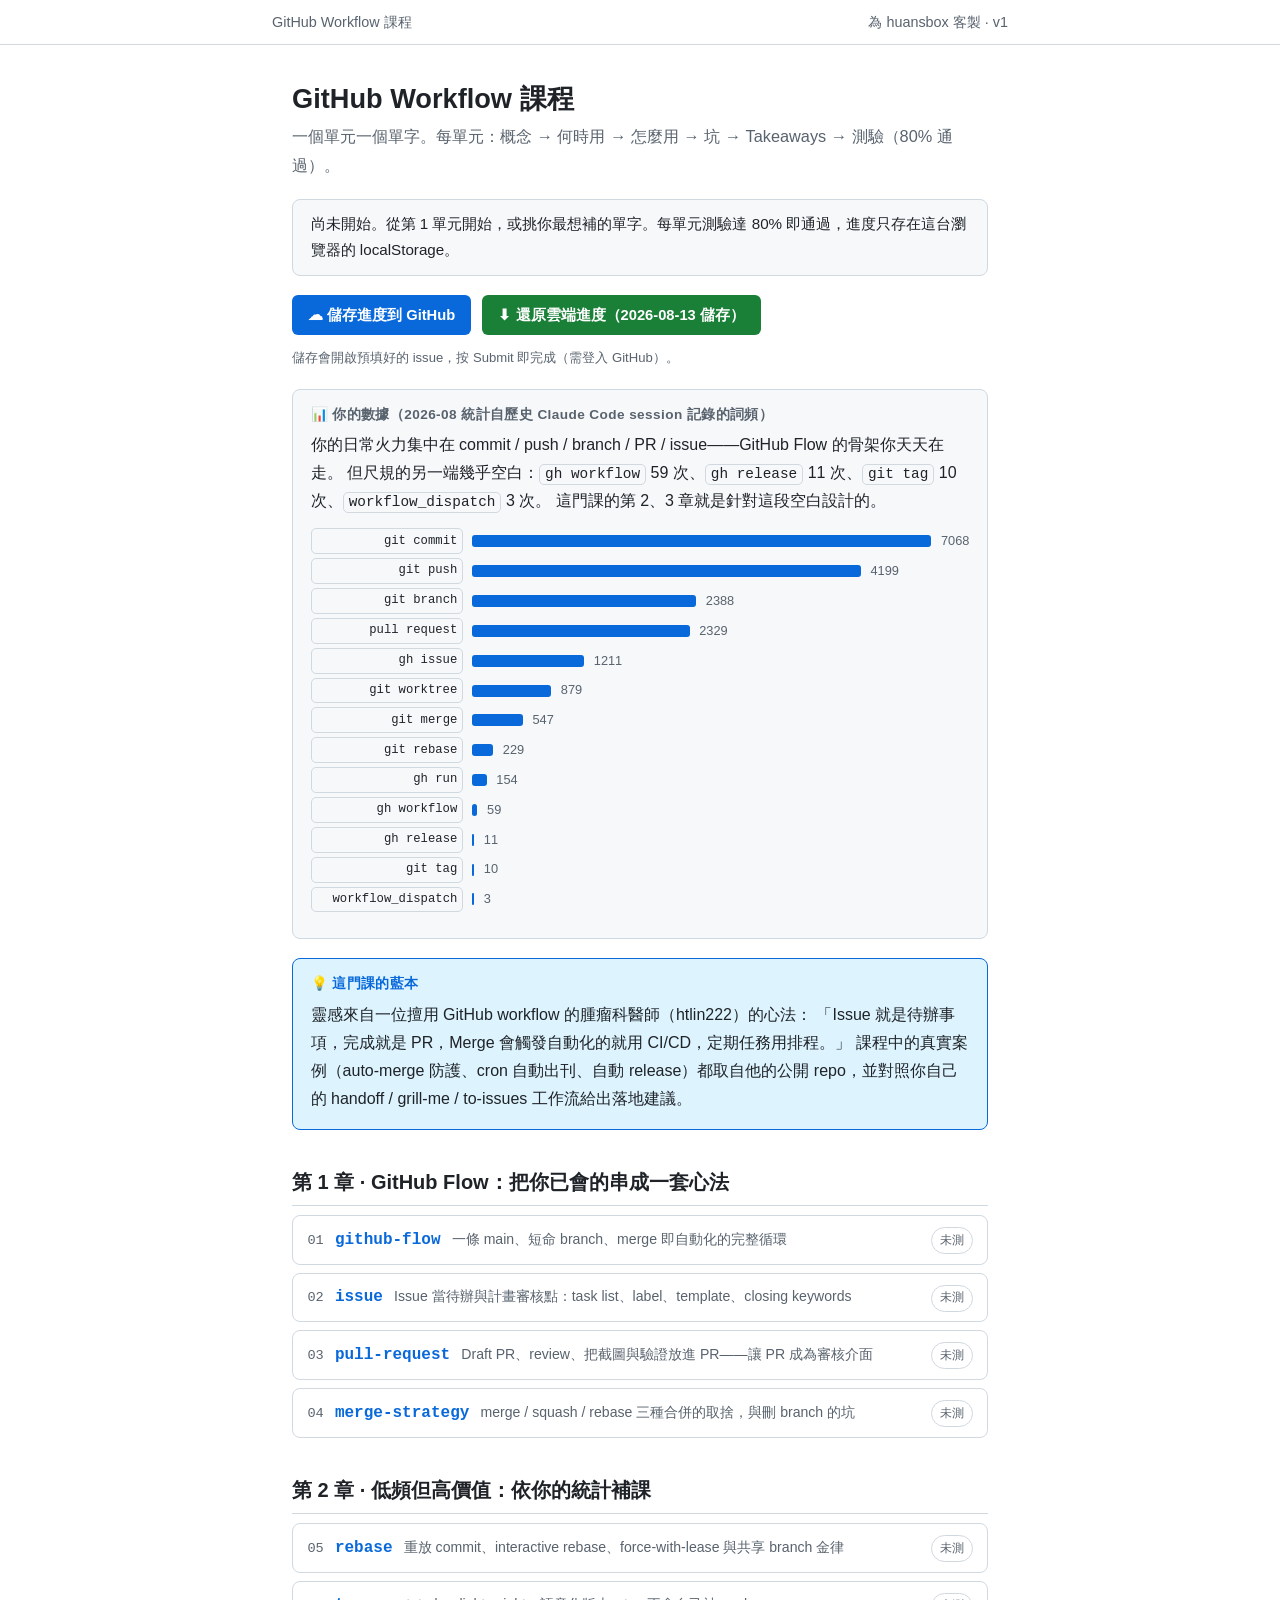
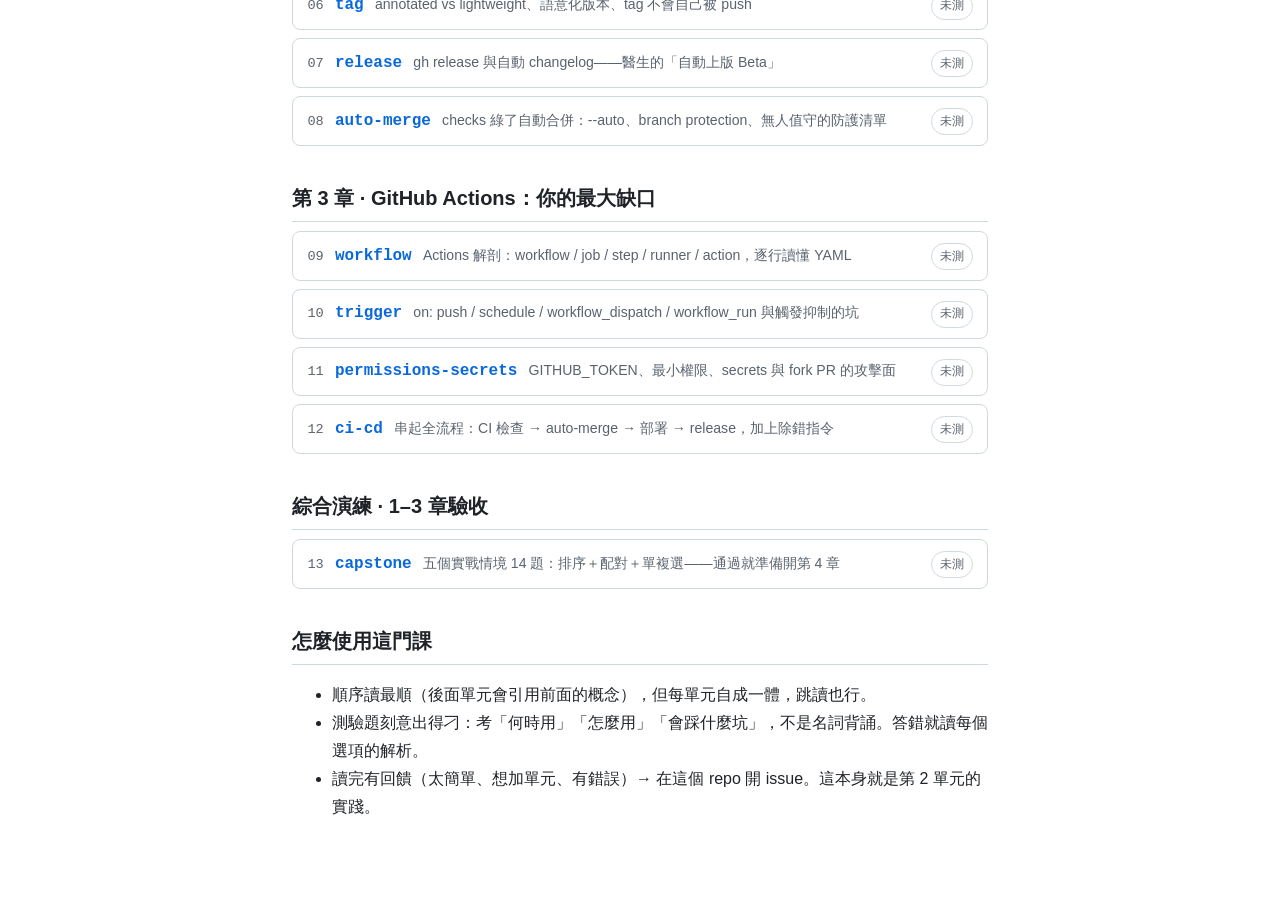
<file: index.html>
<!doctype html>
<html lang="zh-Hant">
<head>
<meta charset="utf-8">
<meta name="viewport" content="width=device-width, initial-scale=1">
<title>GitHub Workflow 課程</title>
<link rel="icon" type="image/svg+xml" href="assets/favicon.svg">
<link rel="stylesheet" href="assets/style.css">
</head>
<body>
<header class="site-header">
  <nav><span>GitHub Workflow 課程</span><span>為 huansbox 客製 · v1</span></nav>
</header>
<main>
<h1>GitHub Workflow 課程</h1>
<p class="unit-tagline">一個單元一個單字。每單元：概念 → 何時用 → 怎麼用 → 坑 → Takeaways → 測驗（80% 通過）。</p>

<div class="progress-summary" id="progress-summary"></div>
<div class="sync" id="sync"></div>

<section class="stat">
  <span class="stat-title">📊 你的數據（2026-08 統計自歷史 Claude Code session 記錄的詞頻）</span>
  <p style="margin:.3rem 0 .6rem">你的日常火力集中在 commit / push / branch / PR / issue——GitHub Flow 的骨架你天天在走。
  但尺規的另一端幾乎空白：<code>gh workflow</code> 59 次、<code>gh release</code> 11 次、<code>git tag</code> 10 次、<code>workflow_dispatch</code> 3 次。
  這門課的第 2、3 章就是針對這段空白設計的。</p>
  <div class="freq">
    <div class="freq-row"><code>git commit</code><div class="freq-bar" style="width:100%"></div><span class="n">7068</span></div>
    <div class="freq-row"><code>git push</code><div class="freq-bar" style="width:59%"></div><span class="n">4199</span></div>
    <div class="freq-row"><code>git branch</code><div class="freq-bar" style="width:34%"></div><span class="n">2388</span></div>
    <div class="freq-row"><code>pull request</code><div class="freq-bar" style="width:33%"></div><span class="n">2329</span></div>
    <div class="freq-row"><code>gh issue</code><div class="freq-bar" style="width:17%"></div><span class="n">1211</span></div>
    <div class="freq-row"><code>git worktree</code><div class="freq-bar" style="width:12%"></div><span class="n">879</span></div>
    <div class="freq-row"><code>git merge</code><div class="freq-bar" style="width:7.7%"></div><span class="n">547</span></div>
    <div class="freq-row"><code>git rebase</code><div class="freq-bar" style="width:3.2%"></div><span class="n">229</span></div>
    <div class="freq-row"><code>gh run</code><div class="freq-bar" style="width:2.2%"></div><span class="n">154</span></div>
    <div class="freq-row"><code>gh workflow</code><div class="freq-bar" style="width:0.8%"></div><span class="n">59</span></div>
    <div class="freq-row"><code>gh release</code><div class="freq-bar" style="width:0.16%"></div><span class="n">11</span></div>
    <div class="freq-row"><code>git tag</code><div class="freq-bar" style="width:0.14%"></div><span class="n">10</span></div>
    <div class="freq-row"><code>workflow_dispatch</code><div class="freq-bar" style="width:0.04%"></div><span class="n">3</span></div>
  </div>
</section>

<section class="tip">
  <span class="tip-title">💡 這門課的藍本</span>
  <p style="margin:.2rem 0">靈感來自一位擅用 GitHub workflow 的腫瘤科醫師（htlin222）的心法：
  「Issue 就是待辦事項，完成就是 PR，Merge 會觸發自動化的就用 CI/CD，定期任務用排程。」
  課程中的真實案例（auto-merge 防護、cron 自動出刊、自動 release）都取自他的公開 repo，並對照你自己的
  handoff / grill-me / to-issues 工作流給出落地建議。</p>
</section>

<section class="chapter">
  <h2>第 1 章 · GitHub Flow：把你已會的串成一套心法</h2>
  <ol class="unit-list">
    <li data-unit="01-github-flow"><a href="units/01-github-flow.html"><span class="unit-num">01</span><span class="unit-word">github-flow</span><span class="unit-desc">一條 main、短命 branch、merge 即自動化的完整循環</span></a></li>
    <li data-unit="02-issue"><a href="units/02-issue.html"><span class="unit-num">02</span><span class="unit-word">issue</span><span class="unit-desc">Issue 當待辦與計畫審核點：task list、label、template、closing keywords</span></a></li>
    <li data-unit="03-pull-request"><a href="units/03-pull-request.html"><span class="unit-num">03</span><span class="unit-word">pull-request</span><span class="unit-desc">Draft PR、review、把截圖與驗證放進 PR——讓 PR 成為審核介面</span></a></li>
    <li data-unit="04-merge-strategy"><a href="units/04-merge-strategy.html"><span class="unit-num">04</span><span class="unit-word">merge-strategy</span><span class="unit-desc">merge / squash / rebase 三種合併的取捨，與刪 branch 的坑</span></a></li>
  </ol>
</section>

<section class="chapter">
  <h2>第 2 章 · 低頻但高價值：依你的統計補課</h2>
  <ol class="unit-list">
    <li data-unit="05-rebase"><a href="units/05-rebase.html"><span class="unit-num">05</span><span class="unit-word">rebase</span><span class="unit-desc">重放 commit、interactive rebase、force-with-lease 與共享 branch 金律</span></a></li>
    <li data-unit="06-tag"><a href="units/06-tag.html"><span class="unit-num">06</span><span class="unit-word">tag</span><span class="unit-desc">annotated vs lightweight、語意化版本、tag 不會自己被 push</span></a></li>
    <li data-unit="07-release"><a href="units/07-release.html"><span class="unit-num">07</span><span class="unit-word">release</span><span class="unit-desc">gh release 與自動 changelog——醫生的「自動上版 Beta」</span></a></li>
    <li data-unit="08-auto-merge"><a href="units/08-auto-merge.html"><span class="unit-num">08</span><span class="unit-word">auto-merge</span><span class="unit-desc">checks 綠了自動合併：--auto、branch protection、無人值守的防護清單</span></a></li>
  </ol>
</section>

<section class="chapter">
  <h2>第 3 章 · GitHub Actions：你的最大缺口</h2>
  <ol class="unit-list">
    <li data-unit="09-workflow"><a href="units/09-workflow.html"><span class="unit-num">09</span><span class="unit-word">workflow</span><span class="unit-desc">Actions 解剖：workflow / job / step / runner / action，逐行讀懂 YAML</span></a></li>
    <li data-unit="10-trigger"><a href="units/10-trigger.html"><span class="unit-num">10</span><span class="unit-word">trigger</span><span class="unit-desc">on: push / schedule / workflow_dispatch / workflow_run 與觸發抑制的坑</span></a></li>
    <li data-unit="11-permissions-secrets"><a href="units/11-permissions-secrets.html"><span class="unit-num">11</span><span class="unit-word">permissions-secrets</span><span class="unit-desc">GITHUB_TOKEN、最小權限、secrets 與 fork PR 的攻擊面</span></a></li>
    <li data-unit="12-ci-cd"><a href="units/12-ci-cd.html"><span class="unit-num">12</span><span class="unit-word">ci-cd</span><span class="unit-desc">串起全流程：CI 檢查 → auto-merge → 部署 → release，加上除錯指令</span></a></li>
  </ol>
</section>

<section class="chapter">
  <h2>綜合演練 · 1–3 章驗收</h2>
  <ol class="unit-list">
    <li data-unit="13-capstone"><a href="units/13-capstone.html"><span class="unit-num">13</span><span class="unit-word">capstone</span><span class="unit-desc">五個實戰情境 14 題：排序＋配對＋單複選——通過就準備開第 4 章</span></a></li>
  </ol>
</section>

<section>
  <h2>怎麼使用這門課</h2>
  <ul>
    <li>順序讀最順（後面單元會引用前面的概念），但每單元自成一體，跳讀也行。</li>
    <li>測驗題刻意出得刁：考「何時用」「怎麼用」「會踩什麼坑」，不是名詞背誦。答錯就讀每個選項的解析。</li>
    <li>讀完有回饋（太簡單、想加單元、有錯誤）→ 在這個 repo 開 issue。這本身就是第 2 單元的實踐。</li>
  </ul>
</section>
</main>
<script src="assets/site.js"></script>
<script src="assets/progress-sync.js"></script>
</body>
</html>
</file>
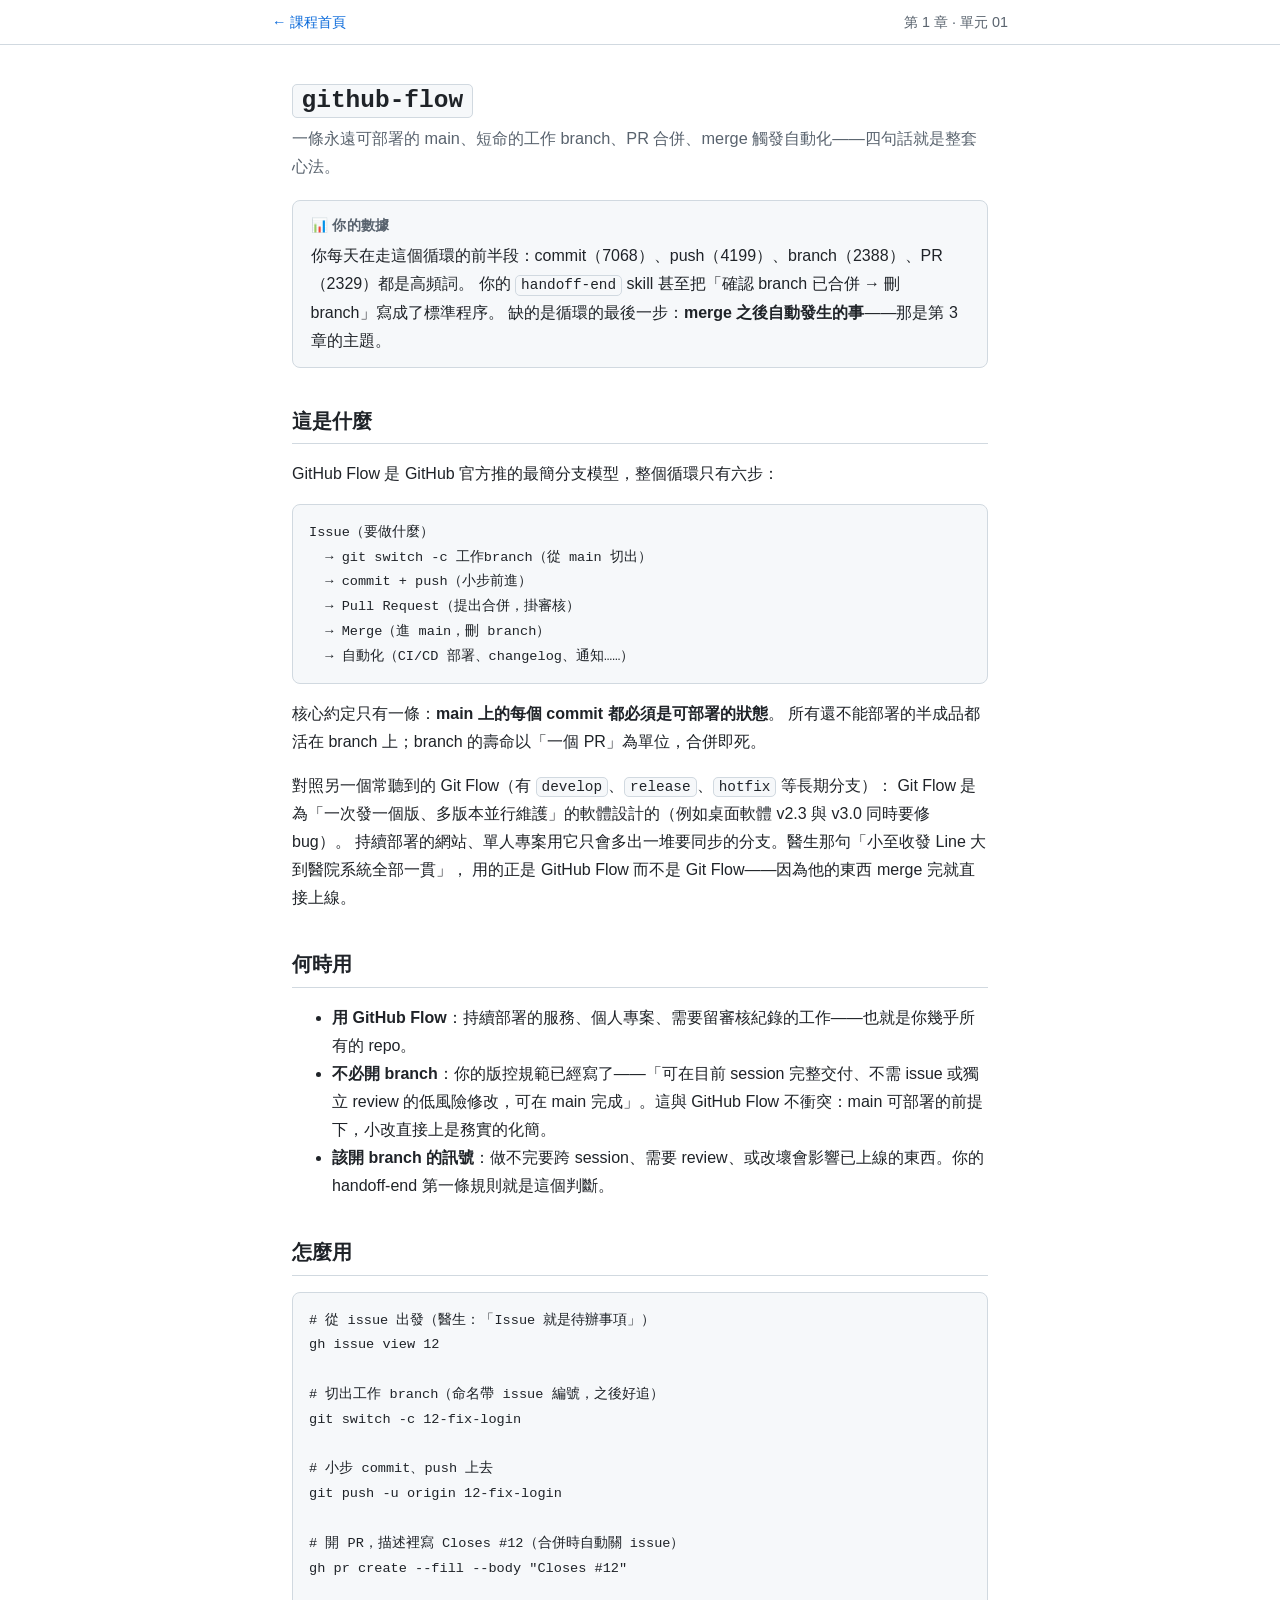
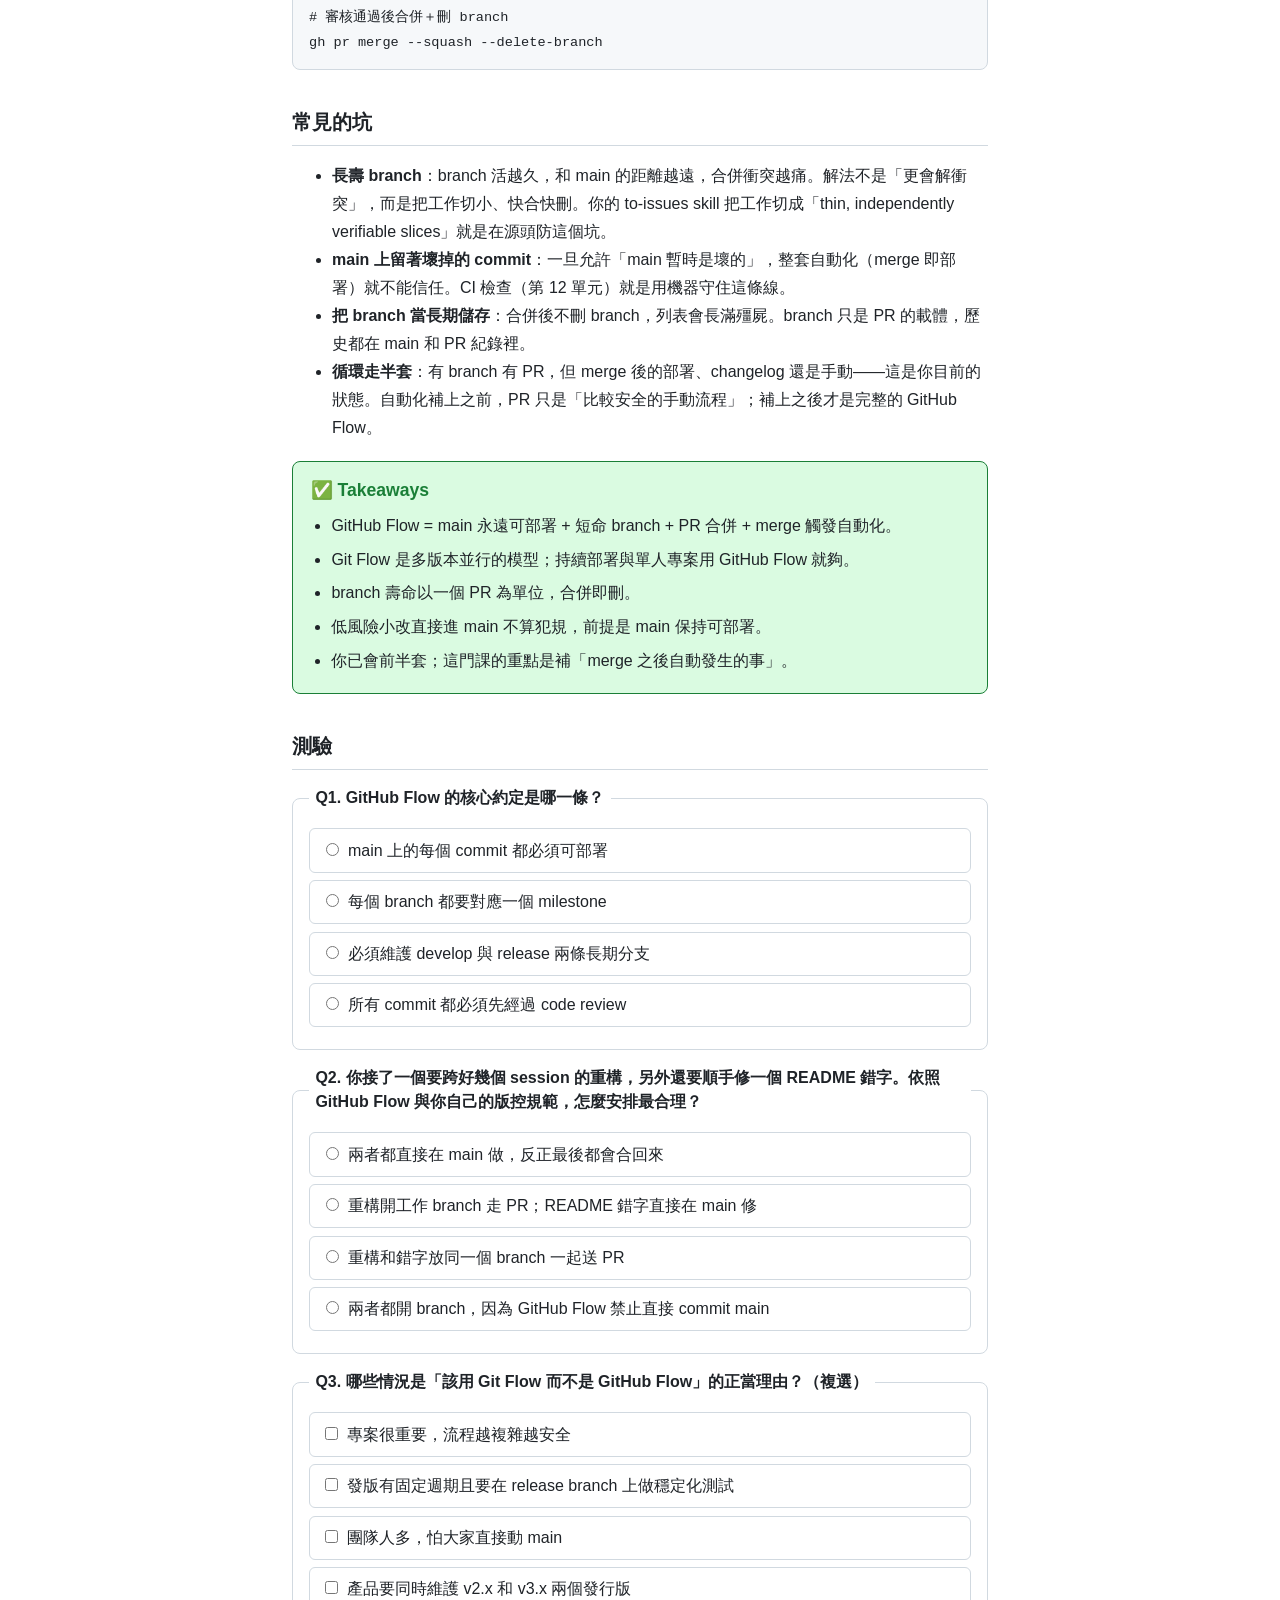
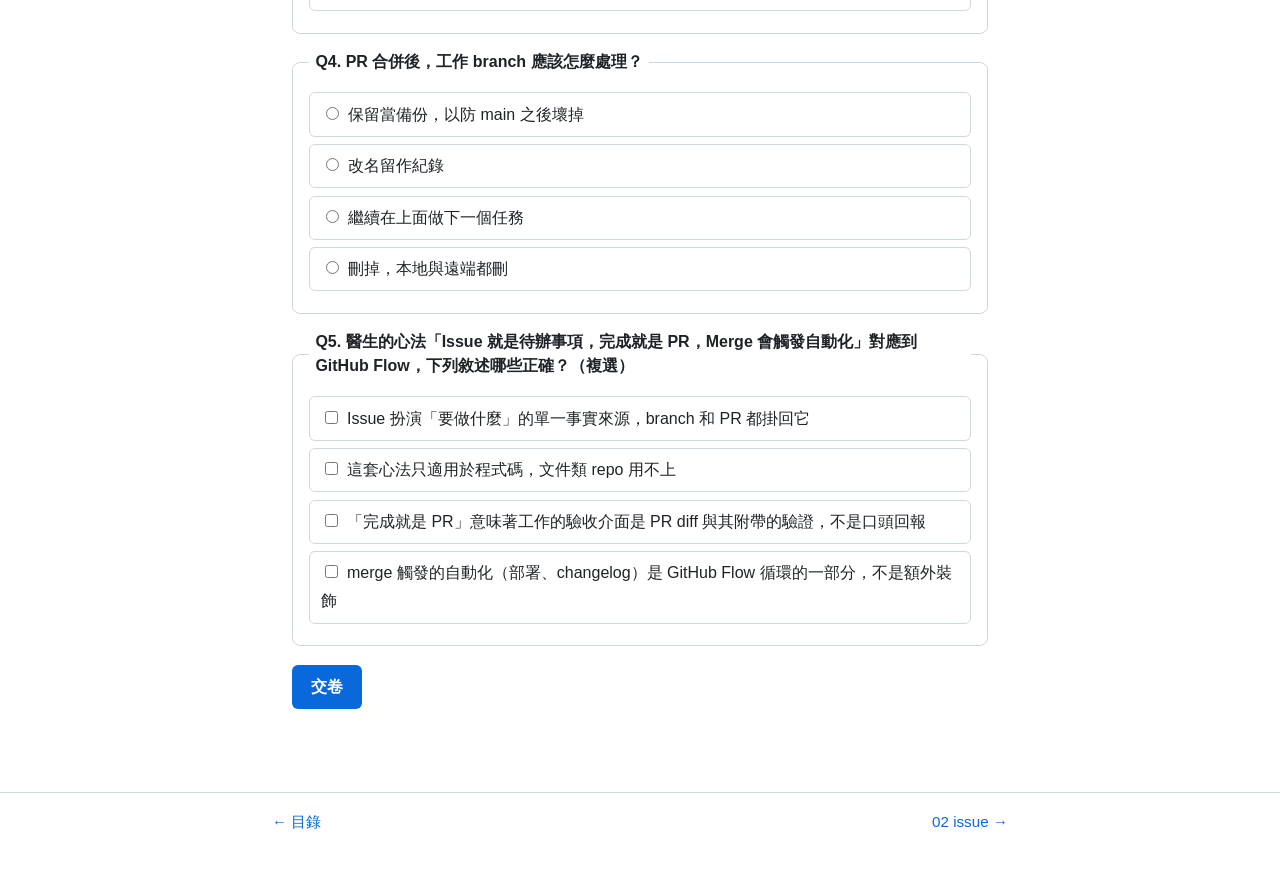
<file: units/01-github-flow.html>
<!doctype html>
<html lang="zh-Hant">
<head>
<meta charset="utf-8">
<meta name="viewport" content="width=device-width, initial-scale=1">
<title>01 github-flow — GitHub Workflow 課程</title>
<link rel="icon" type="image/svg+xml" href="../assets/favicon.svg">
<link rel="stylesheet" href="../assets/style.css">
</head>
<body>
<header class="site-header">
  <nav><a href="../index.html">← 課程首頁</a><span>第 1 章 · 單元 01</span></nav>
</header>
<main>
<h1><code>github-flow</code></h1>
<p class="unit-tagline">一條永遠可部署的 main、短命的工作 branch、PR 合併、merge 觸發自動化——四句話就是整套心法。</p>

<section class="stat">
  <span class="stat-title">📊 你的數據</span>
  你每天在走這個循環的前半段：commit（7068）、push（4199）、branch（2388）、PR（2329）都是高頻詞。
  你的 <code>handoff-end</code> skill 甚至把「確認 branch 已合併 → 刪 branch」寫成了標準程序。
  缺的是循環的最後一步：<strong>merge 之後自動發生的事</strong>——那是第 3 章的主題。
</section>

<h2>這是什麼</h2>
<p>GitHub Flow 是 GitHub 官方推的最簡分支模型，整個循環只有六步：</p>
<pre><code>Issue（要做什麼）
  → git switch -c 工作branch（從 main 切出）
  → commit + push（小步前進）
  → Pull Request（提出合併，掛審核）
  → Merge（進 main，刪 branch）
  → 自動化（CI/CD 部署、changelog、通知……）</code></pre>
<p>核心約定只有一條：<strong>main 上的每個 commit 都必須是可部署的狀態</strong>。
所有還不能部署的半成品都活在 branch 上；branch 的壽命以「一個 PR」為單位，合併即死。</p>
<p>對照另一個常聽到的 Git Flow（有 <code>develop</code>、<code>release</code>、<code>hotfix</code> 等長期分支）：
Git Flow 是為「一次發一個版、多版本並行維護」的軟體設計的（例如桌面軟體 v2.3 與 v3.0 同時要修 bug）。
持續部署的網站、單人專案用它只會多出一堆要同步的分支。醫生那句「小至收發 Line 大到醫院系統全部一貫」，
用的正是 GitHub Flow 而不是 Git Flow——因為他的東西 merge 完就直接上線。</p>

<h2>何時用</h2>
<ul>
  <li><strong>用 GitHub Flow</strong>：持續部署的服務、個人專案、需要留審核紀錄的工作——也就是你幾乎所有的 repo。</li>
  <li><strong>不必開 branch</strong>：你的版控規範已經寫了——「可在目前 session 完整交付、不需 issue 或獨立 review 的低風險修改，可在 main 完成」。這與 GitHub Flow 不衝突：main 可部署的前提下，小改直接上是務實的化簡。</li>
  <li><strong>該開 branch 的訊號</strong>：做不完要跨 session、需要 review、或改壞會影響已上線的東西。你的 handoff-end 第一條規則就是這個判斷。</li>
</ul>

<h2>怎麼用</h2>
<pre><code># 從 issue 出發（醫生：「Issue 就是待辦事項」）
gh issue view 12

# 切出工作 branch（命名帶 issue 編號，之後好追）
git switch -c 12-fix-login

# 小步 commit、push 上去
git push -u origin 12-fix-login

# 開 PR，描述裡寫 Closes #12（合併時自動關 issue）
gh pr create --fill --body "Closes #12"

# 審核通過後合併＋刪 branch
gh pr merge --squash --delete-branch</code></pre>

<h2>常見的坑</h2>
<ul>
  <li><strong>長壽 branch</strong>：branch 活越久，和 main 的距離越遠，合併衝突越痛。解法不是「更會解衝突」，而是把工作切小、快合快刪。你的 to-issues skill 把工作切成「thin, independently verifiable slices」就是在源頭防這個坑。</li>
  <li><strong>main 上留著壞掉的 commit</strong>：一旦允許「main 暫時是壞的」，整套自動化（merge 即部署）就不能信任。CI 檢查（第 12 單元）就是用機器守住這條線。</li>
  <li><strong>把 branch 當長期儲存</strong>：合併後不刪 branch，列表會長滿殭屍。branch 只是 PR 的載體，歷史都在 main 和 PR 紀錄裡。</li>
  <li><strong>循環走半套</strong>：有 branch 有 PR，但 merge 後的部署、changelog 還是手動——這是你目前的狀態。自動化補上之前，PR 只是「比較安全的手動流程」；補上之後才是完整的 GitHub Flow。</li>
</ul>

<section class="takeaways">
<h2>✅ Takeaways</h2>
<ul>
  <li>GitHub Flow = main 永遠可部署 + 短命 branch + PR 合併 + merge 觸發自動化。</li>
  <li>Git Flow 是多版本並行的模型；持續部署與單人專案用 GitHub Flow 就夠。</li>
  <li>branch 壽命以一個 PR 為單位，合併即刪。</li>
  <li>低風險小改直接進 main 不算犯規，前提是 main 保持可部署。</li>
  <li>你已會前半套；這門課的重點是補「merge 之後自動發生的事」。</li>
</ul>
</section>

<h2>測驗</h2>
<div id="quiz"></div>
</main>
<footer class="unit-nav"><div class="inner">
  <a href="../index.html">← 目錄</a>
  <a href="02-issue.html">02 issue →</a>
</div></footer>
<script type="application/json" id="quiz-data">
{
  "unit": "01-github-flow",
  "questions": [
    {
      "q": "GitHub Flow 的核心約定是哪一條？",
      "type": "single",
      "options": [
        {"t": "main 上的每個 commit 都必須可部署", "correct": true, "why": "正解。這條約定成立，「merge 即部署」的自動化才能信任 main。"},
        {"t": "所有 commit 都必須先經過 code review", "correct": false, "why": "review 是常見配套，但不是核心約定；單人專案低風險小改直接進 main 也符合 GitHub Flow。"},
        {"t": "必須維護 develop 與 release 兩條長期分支", "correct": false, "why": "這是 Git Flow 的做法，GitHub Flow 刻意去掉了長期分支。"},
        {"t": "每個 branch 都要對應一個 milestone", "correct": false, "why": "milestone 是專案管理工具，與分支模型無關。"}
      ]
    },
    {
      "q": "你接了一個要跨好幾個 session 的重構，另外還要順手修一個 README 錯字。依照 GitHub Flow 與你自己的版控規範，怎麼安排最合理？",
      "type": "single",
      "options": [
        {"t": "重構開工作 branch 走 PR；README 錯字直接在 main 修", "correct": true, "why": "正解。跨 session、需 review 的工作開 branch；低風險小改直接進 main 是務實化簡，兩者都不破壞 main 可部署。"},
        {"t": "兩者都開 branch，因為 GitHub Flow 禁止直接 commit main", "correct": false, "why": "GitHub Flow 的約定是 main 可部署，不是禁止直接 commit；錯字修正也開 PR 是儀式而非防護。"},
        {"t": "兩者都直接在 main 做，反正最後都會合回來", "correct": false, "why": "跨 session 的重構中途必然有不可部署的狀態，放 main 上就破壞了核心約定。"},
        {"t": "重構和錯字放同一個 branch 一起送 PR", "correct": false, "why": "混入無關變更讓 review 失焦，也違反「以可獨立理解與還原的邏輯變更為單位」。"}
      ]
    },
    {
      "q": "哪些情況是「該用 Git Flow 而不是 GitHub Flow」的正當理由？",
      "type": "multi",
      "options": [
        {"t": "產品要同時維護 v2.x 和 v3.x 兩個發行版", "correct": true, "why": "正解。多版本並行維護正是 Git Flow 長期分支存在的理由。"},
        {"t": "發版有固定週期且要在 release branch 上做穩定化測試", "correct": true, "why": "正解。需要「凍結一版慢慢修」的流程時，release branch 有實際作用。"},
        {"t": "團隊人多，怕大家直接動 main", "correct": false, "why": "人多用 GitHub Flow + branch protection 就能守住 main，不需要整套 Git Flow。"},
        {"t": "專案很重要，流程越複雜越安全", "correct": false, "why": "複雜度不等於安全；用不到的分支只會增加同步成本和出錯面。"}
      ]
    },
    {
      "q": "PR 合併後，工作 branch 應該怎麼處理？",
      "type": "single",
      "options": [
        {"t": "刪掉，本地與遠端都刪", "correct": true, "why": "正解。branch 只是 PR 的載體，工作已在 main、討論已在 PR 紀錄，留著只會養殭屍。你的 handoff-end 也把這寫成標準步驟。"},
        {"t": "保留當備份，以防 main 之後壞掉", "correct": false, "why": "main 的歷史本身就是備份（git revert / reset 都能救），舊 branch 不提供額外保障。"},
        {"t": "繼續在上面做下一個任務", "correct": false, "why": "下一個任務應從最新的 main 重新切 branch，否則會把舊 branch 養成長壽 branch。"},
        {"t": "改名留作紀錄", "correct": false, "why": "紀錄在 PR 和 main 的歷史裡，改名 branch 沒有意義。"}
      ]
    },
    {
      "q": "醫生的心法「Issue 就是待辦事項，完成就是 PR，Merge 會觸發自動化」對應到 GitHub Flow，下列敘述哪些正確？",
      "type": "multi",
      "options": [
        {"t": "Issue 扮演「要做什麼」的單一事實來源，branch 和 PR 都掛回它", "correct": true, "why": "正解。issue 編號進 branch 名、PR 描述寫 Closes #N，整條線可以追溯。"},
        {"t": "「完成就是 PR」意味著工作的驗收介面是 PR diff 與其附帶的驗證，不是口頭回報", "correct": true, "why": "正解。醫生審 Claude 的產出就是在 PR 上看 diff、看截圖——PR 是審核介面。"},
        {"t": "merge 觸發的自動化（部署、changelog）是 GitHub Flow 循環的一部分，不是額外裝飾", "correct": true, "why": "正解。少了這段，PR 流程只是比較安全的手動作業；補上才形成完整閉環。"},
        {"t": "這套心法只適用於程式碼，文件類 repo 用不上", "correct": false, "why": "醫生「小至收發 Line 大到醫院系統」都用同一套；內容、設定、文件都能走 issue → PR → 自動化。"}
      ]
    }
  ]
}
</script>
<script src="../assets/quiz.js"></script>
</body>
</html>
</file>
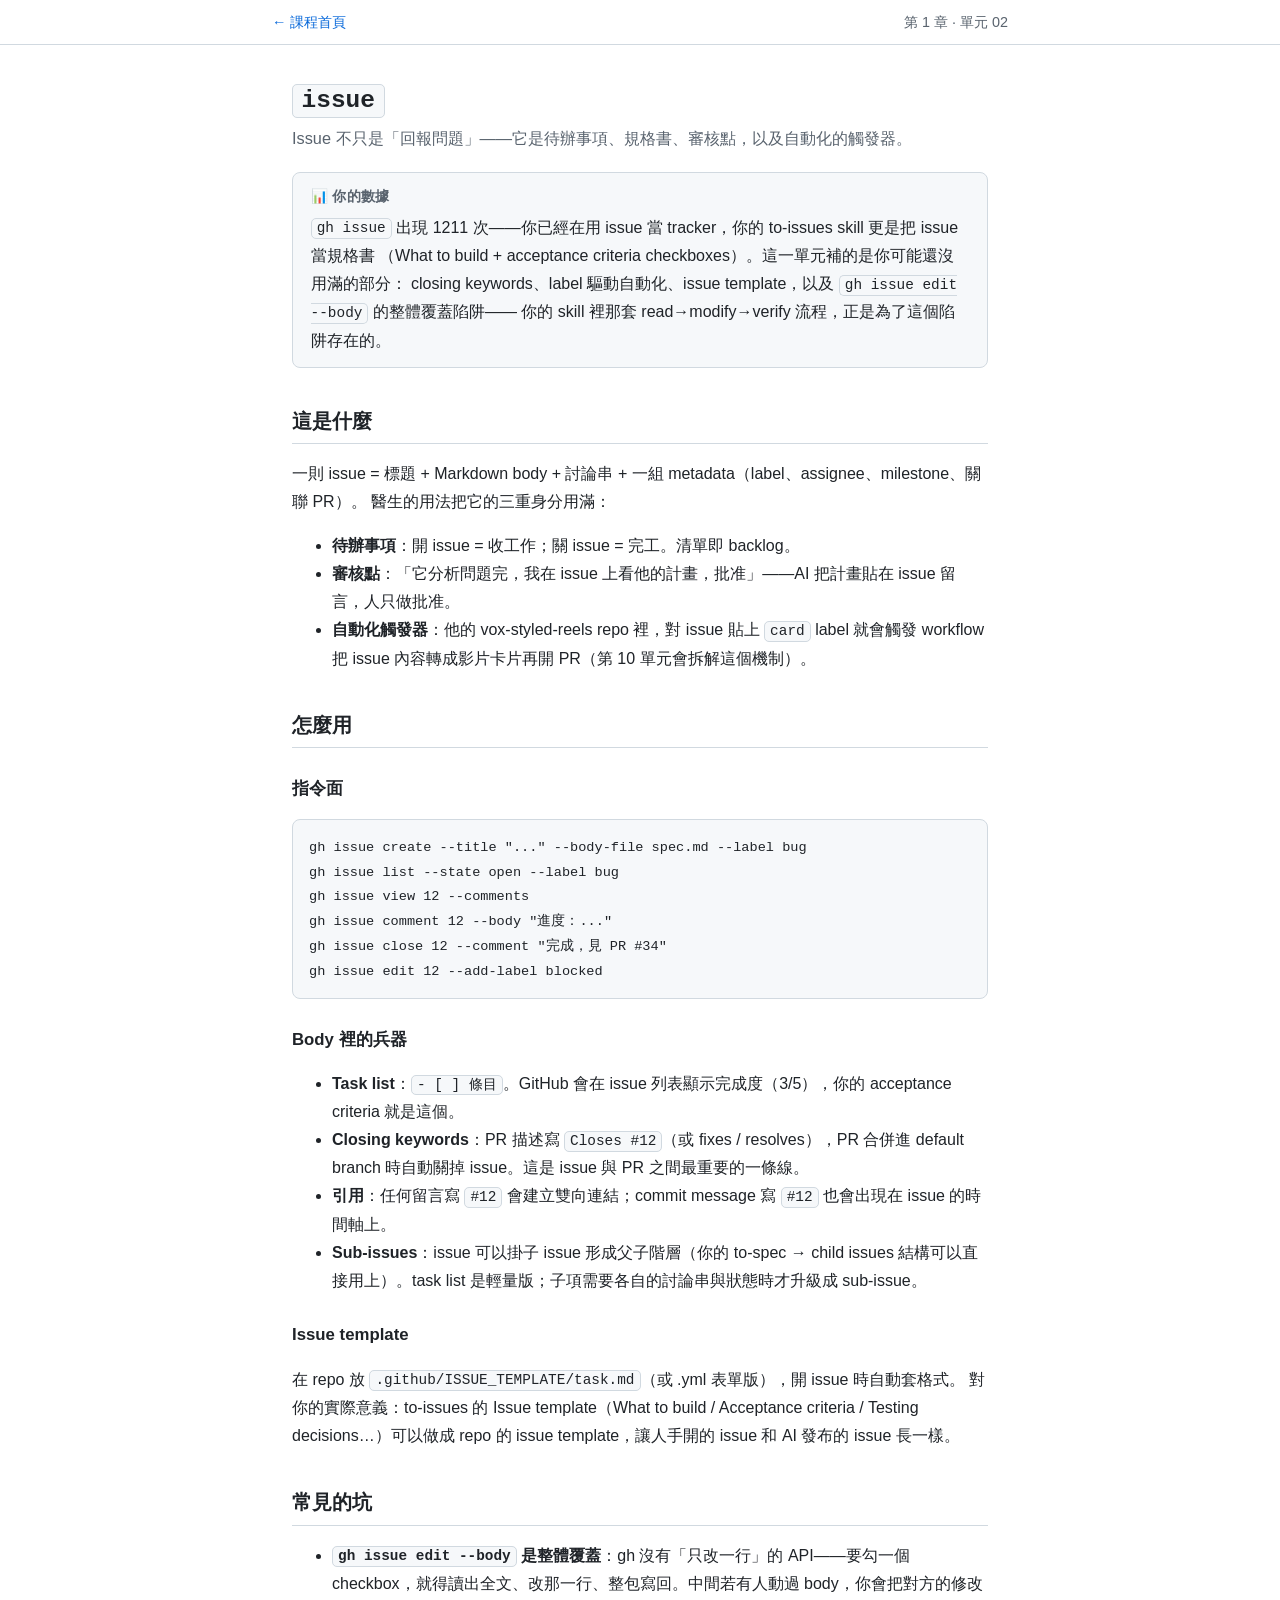
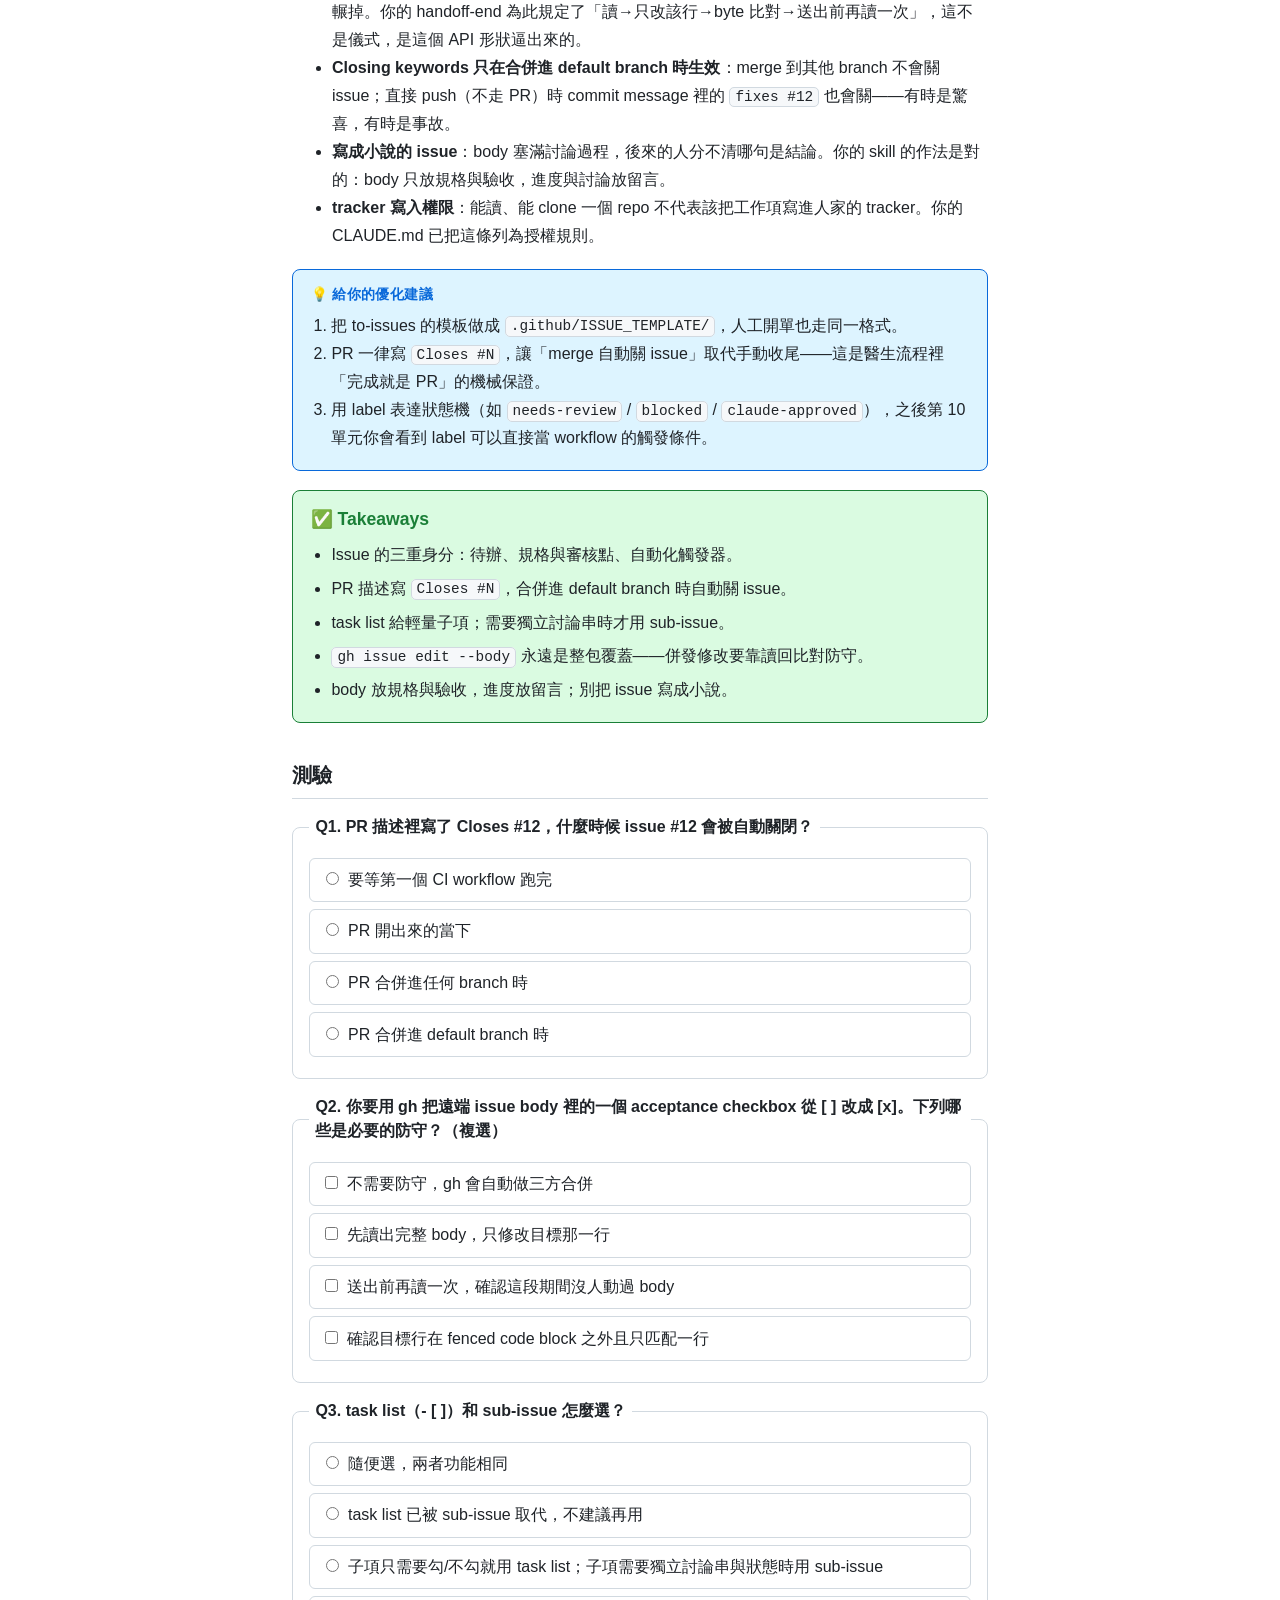
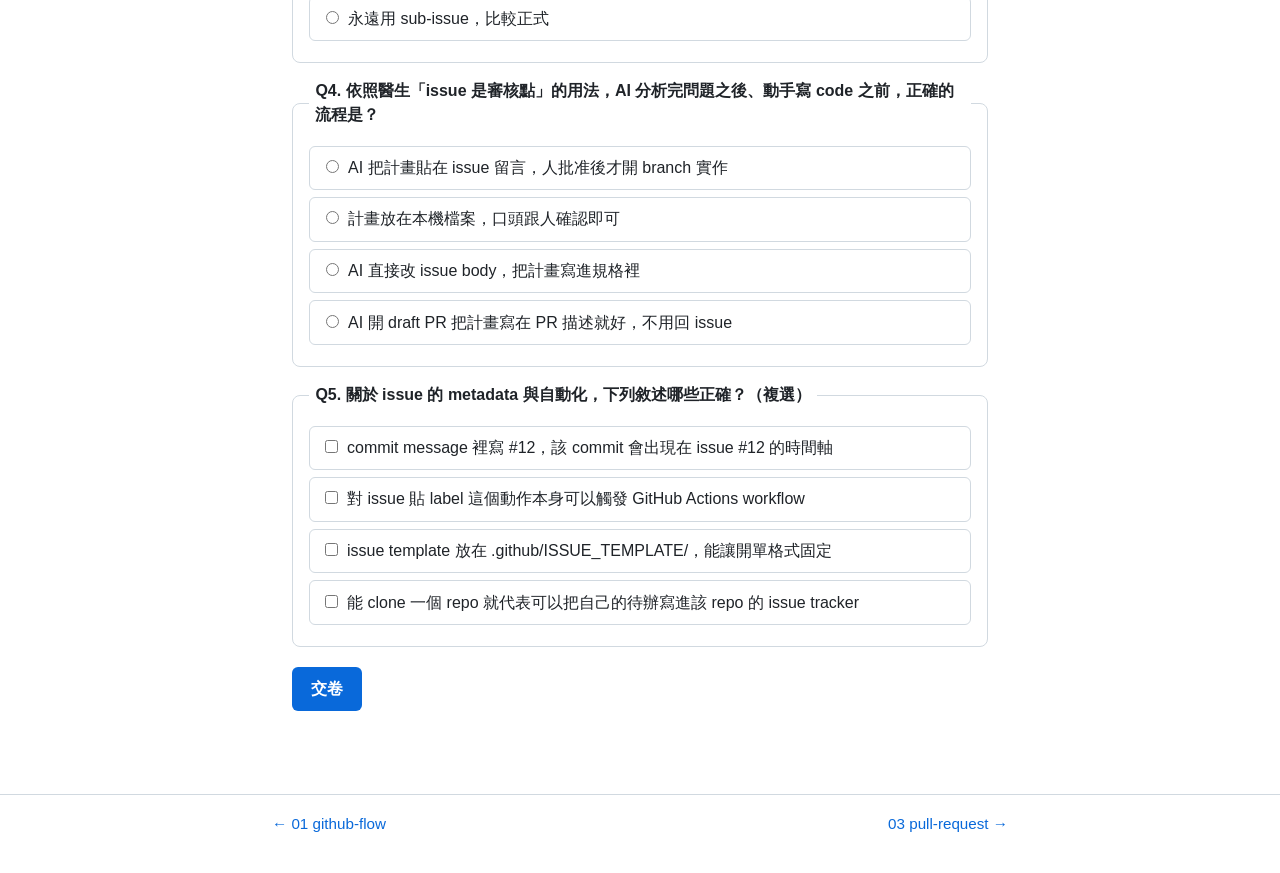
<file: units/02-issue.html>
<!doctype html>
<html lang="zh-Hant">
<head>
<meta charset="utf-8">
<meta name="viewport" content="width=device-width, initial-scale=1">
<title>02 issue — GitHub Workflow 課程</title>
<link rel="icon" type="image/svg+xml" href="../assets/favicon.svg">
<link rel="stylesheet" href="../assets/style.css">
</head>
<body>
<header class="site-header">
  <nav><a href="../index.html">← 課程首頁</a><span>第 1 章 · 單元 02</span></nav>
</header>
<main>
<h1><code>issue</code></h1>
<p class="unit-tagline">Issue 不只是「回報問題」——它是待辦事項、規格書、審核點，以及自動化的觸發器。</p>

<section class="stat">
  <span class="stat-title">📊 你的數據</span>
  <code>gh issue</code> 出現 1211 次——你已經在用 issue 當 tracker，你的 to-issues skill 更是把 issue 當規格書
  （What to build + acceptance criteria checkboxes）。這一單元補的是你可能還沒用滿的部分：
  closing keywords、label 驅動自動化、issue template，以及 <code>gh issue edit --body</code> 的整體覆蓋陷阱——
  你的 skill 裡那套 read→modify→verify 流程，正是為了這個陷阱存在的。
</section>

<h2>這是什麼</h2>
<p>一則 issue = 標題 + Markdown body + 討論串 + 一組 metadata（label、assignee、milestone、關聯 PR）。
醫生的用法把它的三重身分用滿：</p>
<ul>
  <li><strong>待辦事項</strong>：開 issue = 收工作；關 issue = 完工。清單即 backlog。</li>
  <li><strong>審核點</strong>：「它分析問題完，我在 issue 上看他的計畫，批准」——AI 把計畫貼在 issue 留言，人只做批准。</li>
  <li><strong>自動化觸發器</strong>：他的 vox-styled-reels repo 裡，對 issue 貼上 <code>card</code> label 就會觸發 workflow 把 issue 內容轉成影片卡片再開 PR（第 10 單元會拆解這個機制）。</li>
</ul>

<h2>怎麼用</h2>
<h3>指令面</h3>
<pre><code>gh issue create --title "..." --body-file spec.md --label bug
gh issue list --state open --label bug
gh issue view 12 --comments
gh issue comment 12 --body "進度：..."
gh issue close 12 --comment "完成，見 PR #34"
gh issue edit 12 --add-label blocked</code></pre>

<h3>Body 裡的兵器</h3>
<ul>
  <li><strong>Task list</strong>：<code>- [ ] 條目</code>。GitHub 會在 issue 列表顯示完成度（3/5），你的 acceptance criteria 就是這個。</li>
  <li><strong>Closing keywords</strong>：PR 描述寫 <code>Closes #12</code>（或 fixes / resolves），PR 合併進 default branch 時自動關掉 issue。這是 issue 與 PR 之間最重要的一條線。</li>
  <li><strong>引用</strong>：任何留言寫 <code>#12</code> 會建立雙向連結；commit message 寫 <code>#12</code> 也會出現在 issue 的時間軸上。</li>
  <li><strong>Sub-issues</strong>：issue 可以掛子 issue 形成父子階層（你的 to-spec → child issues 結構可以直接用上）。task list 是輕量版；子項需要各自的討論串與狀態時才升級成 sub-issue。</li>
</ul>

<h3>Issue template</h3>
<p>在 repo 放 <code>.github/ISSUE_TEMPLATE/task.md</code>（或 .yml 表單版），開 issue 時自動套格式。
對你的實際意義：to-issues 的 Issue template（What to build / Acceptance criteria / Testing decisions…）可以做成 repo 的
issue template，讓人手開的 issue 和 AI 發布的 issue 長一樣。</p>

<h2>常見的坑</h2>
<ul>
  <li><strong><code>gh issue edit --body</code> 是整體覆蓋</strong>：gh 沒有「只改一行」的 API——要勾一個 checkbox，就得讀出全文、改那一行、整包寫回。中間若有人動過 body，你會把對方的修改輾掉。你的 handoff-end 為此規定了「讀→只改該行→byte 比對→送出前再讀一次」，這不是儀式，是這個 API 形狀逼出來的。</li>
  <li><strong>Closing keywords 只在合併進 default branch 時生效</strong>：merge 到其他 branch 不會關 issue；直接 push（不走 PR）時 commit message 裡的 <code>fixes #12</code> 也會關——有時是驚喜，有時是事故。</li>
  <li><strong>寫成小說的 issue</strong>：body 塞滿討論過程，後來的人分不清哪句是結論。你的 skill 的作法是對的：body 只放規格與驗收，進度與討論放留言。</li>
  <li><strong>tracker 寫入權限</strong>：能讀、能 clone 一個 repo 不代表該把工作項寫進人家的 tracker。你的 CLAUDE.md 已把這條列為授權規則。</li>
</ul>

<section class="tip">
  <span class="tip-title">💡 給你的優化建議</span>
  <ol style="margin:.3rem 0; padding-left:1.3rem">
    <li>把 to-issues 的模板做成 <code>.github/ISSUE_TEMPLATE/</code>，人工開單也走同一格式。</li>
    <li>PR 一律寫 <code>Closes #N</code>，讓「merge 自動關 issue」取代手動收尾——這是醫生流程裡「完成就是 PR」的機械保證。</li>
    <li>用 label 表達狀態機（如 <code>needs-review</code> / <code>blocked</code> / <code>claude-approved</code>），之後第 10 單元你會看到 label 可以直接當 workflow 的觸發條件。</li>
  </ol>
</section>

<section class="takeaways">
<h2>✅ Takeaways</h2>
<ul>
  <li>Issue 的三重身分：待辦、規格與審核點、自動化觸發器。</li>
  <li>PR 描述寫 <code>Closes #N</code>，合併進 default branch 時自動關 issue。</li>
  <li>task list 給輕量子項；需要獨立討論串時才用 sub-issue。</li>
  <li><code>gh issue edit --body</code> 永遠是整包覆蓋——併發修改要靠讀回比對防守。</li>
  <li>body 放規格與驗收，進度放留言；別把 issue 寫成小說。</li>
</ul>
</section>

<h2>測驗</h2>
<div id="quiz"></div>
</main>
<footer class="unit-nav"><div class="inner">
  <a href="01-github-flow.html">← 01 github-flow</a>
  <a href="03-pull-request.html">03 pull-request →</a>
</div></footer>
<script type="application/json" id="quiz-data">
{
  "unit": "02-issue",
  "questions": [
    {
      "q": "PR 描述裡寫了 Closes #12，什麼時候 issue #12 會被自動關閉？",
      "type": "single",
      "options": [
        {"t": "PR 合併進 default branch 時", "correct": true, "why": "正解。closing keywords 只在變更進入 default branch 時生效。"},
        {"t": "PR 開出來的當下", "correct": false, "why": "開 PR 只會建立連結（issue 會顯示 linked PR），不會關閉。"},
        {"t": "PR 合併進任何 branch 時", "correct": false, "why": "合併進非 default branch 不會觸發自動關閉——這是常見誤解。"},
        {"t": "要等第一個 CI workflow 跑完", "correct": false, "why": "CI 與 issue 關閉機制無關。"}
      ]
    },
    {
      "q": "你要用 gh 把遠端 issue body 裡的一個 acceptance checkbox 從 [ ] 改成 [x]。下列哪些是必要的防守？",
      "type": "multi",
      "options": [
        {"t": "先讀出完整 body，只修改目標那一行", "correct": true, "why": "正解。gh issue edit --body 是整包覆蓋，必須以現行全文為基底。"},
        {"t": "送出前再讀一次，確認這段期間沒人動過 body", "correct": true, "why": "正解。讀與寫之間若有併發修改，直接覆蓋會輾掉對方的變更。"},
        {"t": "確認目標行在 fenced code block 之外且只匹配一行", "correct": true, "why": "正解。code block 裡的 - [ ] 是示例不是核取框；多行匹配時亂猜會勾錯條目。"},
        {"t": "不需要防守，gh 會自動做三方合併", "correct": false, "why": "gh 不做任何合併，--body 給什麼就存什麼。"}
      ]
    },
    {
      "q": "task list（- [ ]）和 sub-issue 怎麼選？",
      "type": "single",
      "options": [
        {"t": "子項只需要勾/不勾就用 task list；子項需要獨立討論串與狀態時用 sub-issue", "correct": true, "why": "正解。task list 是輕量核取清單；sub-issue 是完整的 issue，有自己的留言、label、assignee。"},
        {"t": "永遠用 sub-issue，比較正式", "correct": false, "why": "為每個小勾選項開完整 issue 是管理負擔，不是正式。"},
        {"t": "task list 已被 sub-issue 取代，不建議再用", "correct": false, "why": "兩者並存且用途不同；acceptance criteria 用 task list 正合適。"},
        {"t": "隨便選，兩者功能相同", "correct": false, "why": "功能不同：task list 不能單獨指派、不能單獨討論。"}
      ]
    },
    {
      "q": "依照醫生「issue 是審核點」的用法，AI 分析完問題之後、動手寫 code 之前，正確的流程是？",
      "type": "single",
      "options": [
        {"t": "AI 把計畫貼在 issue 留言，人批准後才開 branch 實作", "correct": true, "why": "正解。計畫寫進 issue 留言，讓批准這個動作留下紀錄，之後 PR 再對照計畫審。"},
        {"t": "AI 直接改 issue body，把計畫寫進規格裡", "correct": false, "why": "body 是規格與驗收的地盤；計畫是過程產物，放留言才不會混淆事實來源。"},
        {"t": "AI 開 draft PR 把計畫寫在 PR 描述就好，不用回 issue", "correct": false, "why": "計畫審核在寫 code 之前，此時還不該有 PR；先斬後奏會讓批准失去意義。"},
        {"t": "計畫放在本機檔案，口頭跟人確認即可", "correct": false, "why": "審核紀錄不可追溯；跨 session、跨裝置就斷線了。"}
      ]
    },
    {
      "q": "關於 issue 的 metadata 與自動化，下列敘述哪些正確？",
      "type": "multi",
      "options": [
        {"t": "對 issue 貼 label 這個動作本身可以觸發 GitHub Actions workflow", "correct": true, "why": "正解。on: issues: types: [labeled] 就是醫生 issue-to-card 的觸發方式，第 10 單元詳解。"},
        {"t": "issue template 放在 .github/ISSUE_TEMPLATE/，能讓開單格式固定", "correct": true, "why": "正解。md 版提供預填文字，yml 表單版還能做必填欄位。"},
        {"t": "commit message 裡寫 #12，該 commit 會出現在 issue #12 的時間軸", "correct": true, "why": "正解。引用是雙向的，這讓 issue 成為工作的集散地。"},
        {"t": "能 clone 一個 repo 就代表可以把自己的待辦寫進該 repo 的 issue tracker", "correct": false, "why": "讀取權與 tracker 寫入授權是兩回事——對別人的 repo 開工作 issue 前要先確認這是對方接受的用法。"}
      ]
    }
  ]
}
</script>
<script src="../assets/quiz.js"></script>
</body>
</html>
</file>
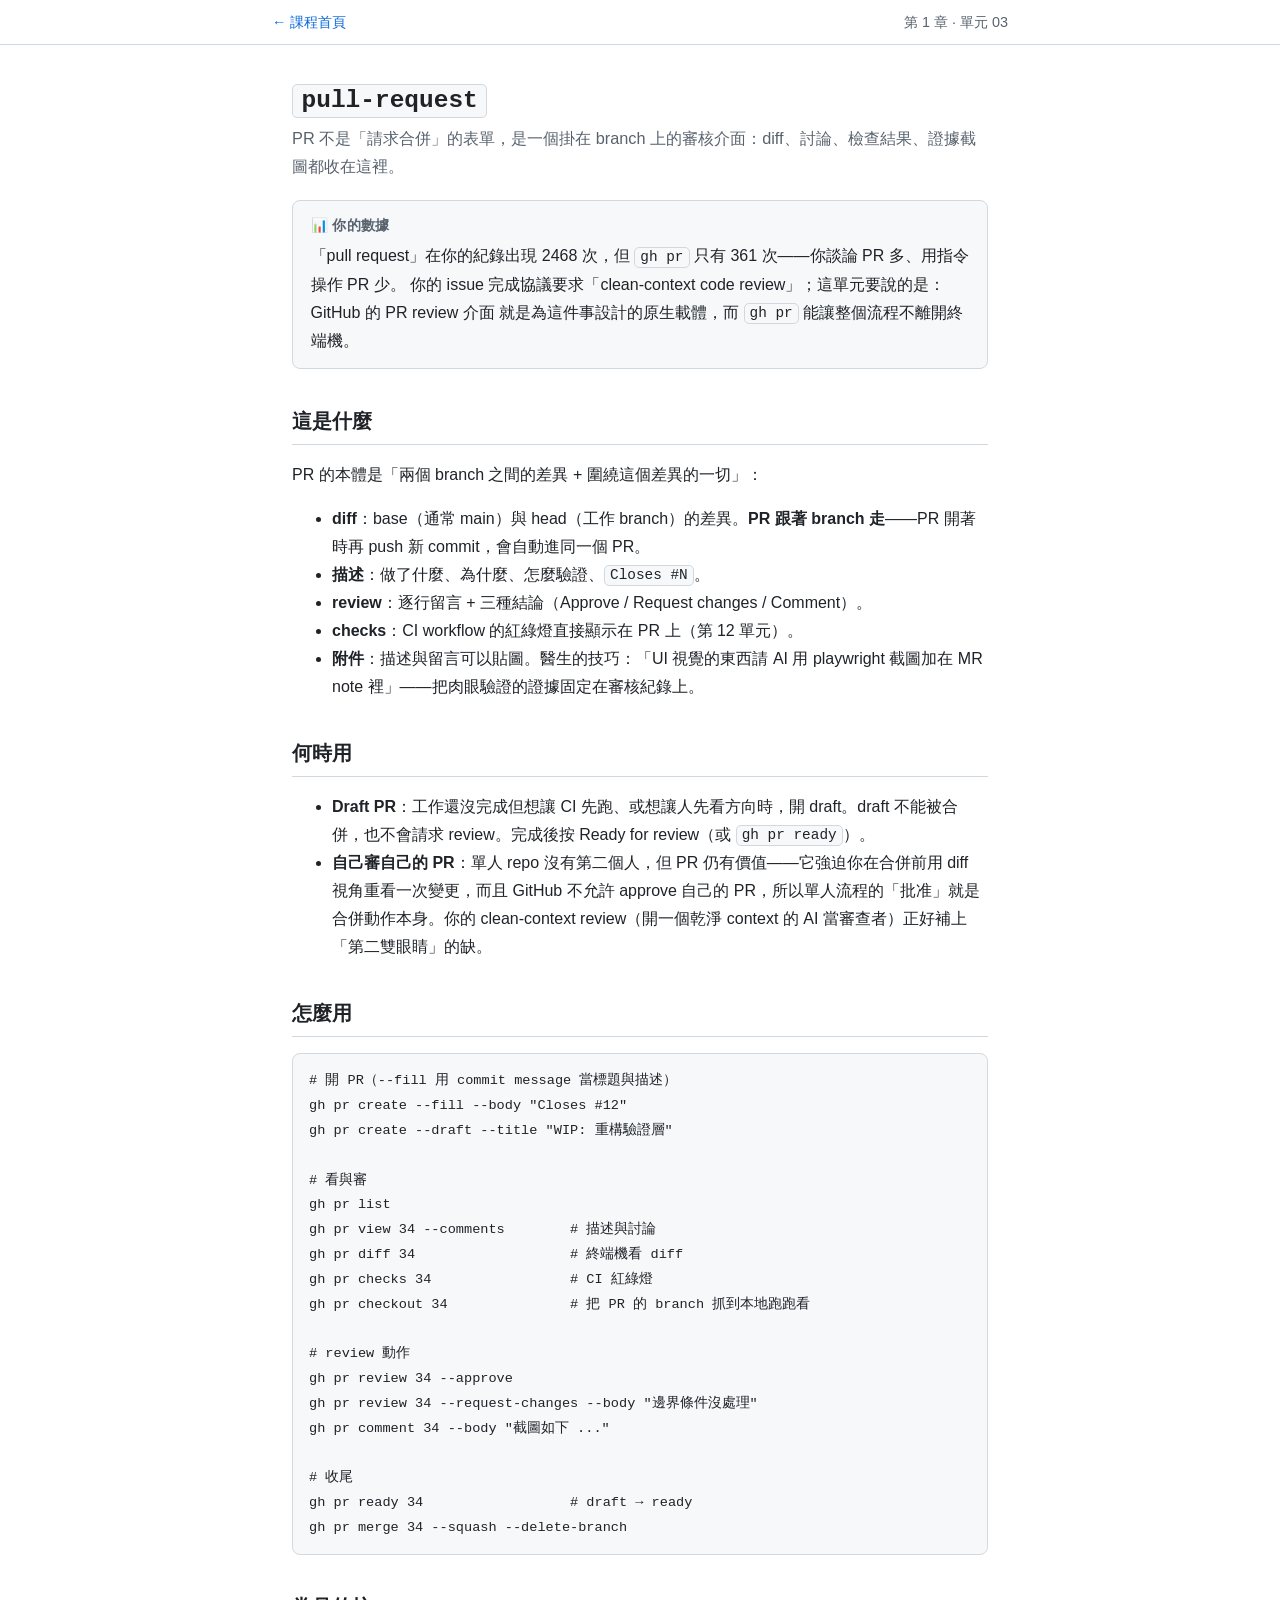
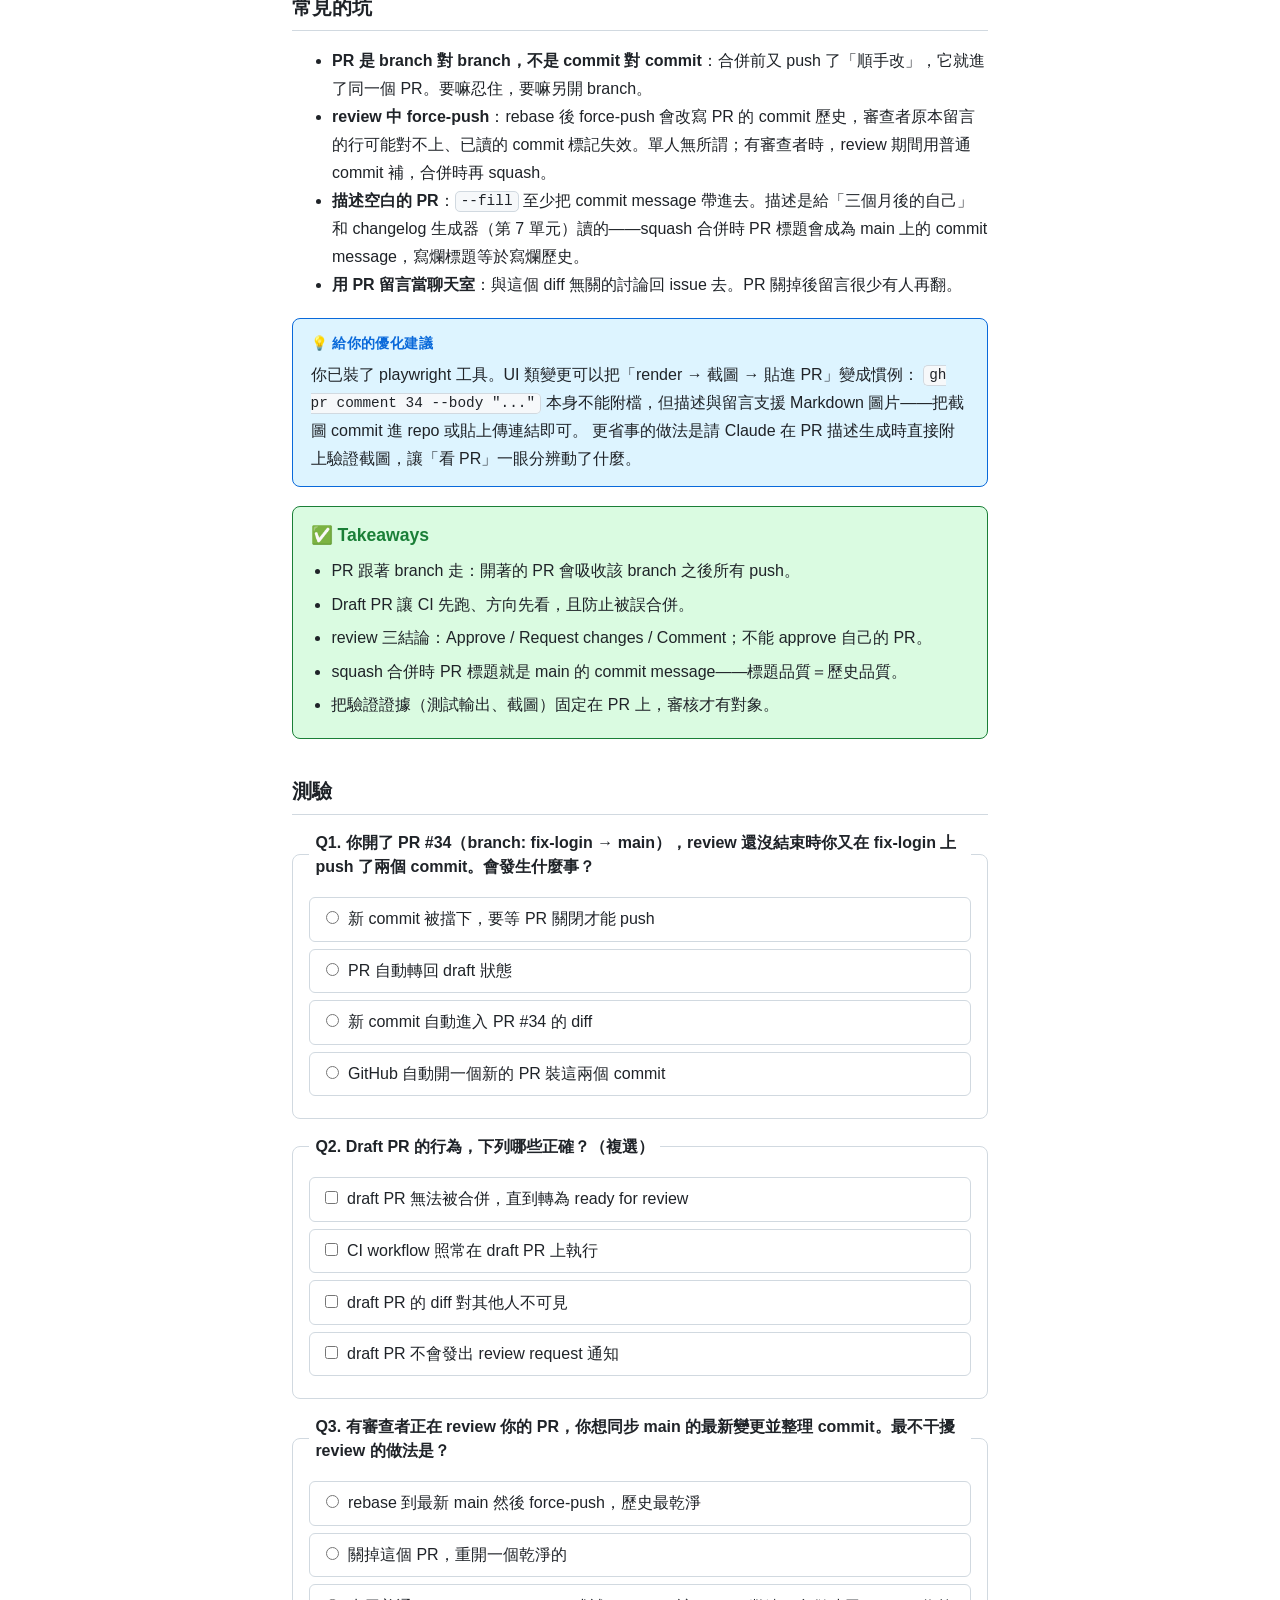
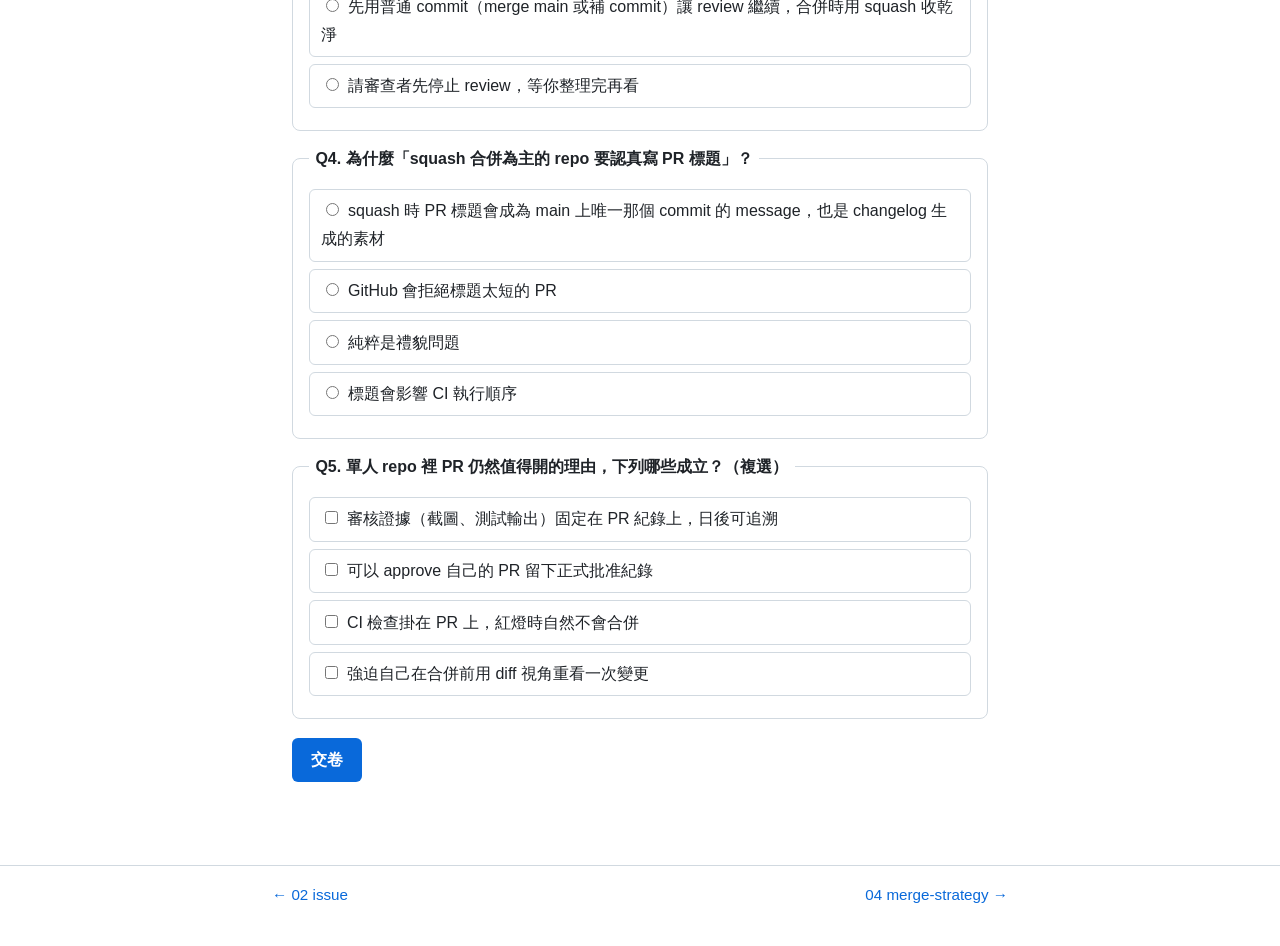
<file: units/03-pull-request.html>
<!doctype html>
<html lang="zh-Hant">
<head>
<meta charset="utf-8">
<meta name="viewport" content="width=device-width, initial-scale=1">
<title>03 pull-request — GitHub Workflow 課程</title>
<link rel="icon" type="image/svg+xml" href="../assets/favicon.svg">
<link rel="stylesheet" href="../assets/style.css">
</head>
<body>
<header class="site-header">
  <nav><a href="../index.html">← 課程首頁</a><span>第 1 章 · 單元 03</span></nav>
</header>
<main>
<h1><code>pull-request</code></h1>
<p class="unit-tagline">PR 不是「請求合併」的表單，是一個掛在 branch 上的審核介面：diff、討論、檢查結果、證據截圖都收在這裡。</p>

<section class="stat">
  <span class="stat-title">📊 你的數據</span>
  「pull request」在你的紀錄出現 2468 次，但 <code>gh pr</code> 只有 361 次——你談論 PR 多、用指令操作 PR 少。
  你的 issue 完成協議要求「clean-context code review」；這單元要說的是：GitHub 的 PR review 介面
  就是為這件事設計的原生載體，而 <code>gh pr</code> 能讓整個流程不離開終端機。
</section>

<h2>這是什麼</h2>
<p>PR 的本體是「兩個 branch 之間的差異 + 圍繞這個差異的一切」：</p>
<ul>
  <li><strong>diff</strong>：base（通常 main）與 head（工作 branch）的差異。<strong>PR 跟著 branch 走</strong>——PR 開著時再 push 新 commit，會自動進同一個 PR。</li>
  <li><strong>描述</strong>：做了什麼、為什麼、怎麼驗證、<code>Closes #N</code>。</li>
  <li><strong>review</strong>：逐行留言 + 三種結論（Approve / Request changes / Comment）。</li>
  <li><strong>checks</strong>：CI workflow 的紅綠燈直接顯示在 PR 上（第 12 單元）。</li>
  <li><strong>附件</strong>：描述與留言可以貼圖。醫生的技巧：「UI 視覺的東西請 AI 用 playwright 截圖加在 MR note 裡」——把肉眼驗證的證據固定在審核紀錄上。</li>
</ul>

<h2>何時用</h2>
<ul>
  <li><strong>Draft PR</strong>：工作還沒完成但想讓 CI 先跑、或想讓人先看方向時，開 draft。draft 不能被合併，也不會請求 review。完成後按 Ready for review（或 <code>gh pr ready</code>）。</li>
  <li><strong>自己審自己的 PR</strong>：單人 repo 沒有第二個人，但 PR 仍有價值——它強迫你在合併前用 diff 視角重看一次變更，而且 GitHub 不允許 approve 自己的 PR，所以單人流程的「批准」就是合併動作本身。你的 clean-context review（開一個乾淨 context 的 AI 當審查者）正好補上「第二雙眼睛」的缺。</li>
</ul>

<h2>怎麼用</h2>
<pre><code># 開 PR（--fill 用 commit message 當標題與描述）
gh pr create --fill --body "Closes #12"
gh pr create --draft --title "WIP: 重構驗證層"

# 看與審
gh pr list
gh pr view 34 --comments        # 描述與討論
gh pr diff 34                   # 終端機看 diff
gh pr checks 34                 # CI 紅綠燈
gh pr checkout 34               # 把 PR 的 branch 抓到本地跑跑看

# review 動作
gh pr review 34 --approve
gh pr review 34 --request-changes --body "邊界條件沒處理"
gh pr comment 34 --body "截圖如下 ..."

# 收尾
gh pr ready 34                  # draft → ready
gh pr merge 34 --squash --delete-branch</code></pre>

<h2>常見的坑</h2>
<ul>
  <li><strong>PR 是 branch 對 branch，不是 commit 對 commit</strong>：合併前又 push 了「順手改」，它就進了同一個 PR。要嘛忍住，要嘛另開 branch。</li>
  <li><strong>review 中 force-push</strong>：rebase 後 force-push 會改寫 PR 的 commit 歷史，審查者原本留言的行可能對不上、已讀的 commit 標記失效。單人無所謂；有審查者時，review 期間用普通 commit 補，合併時再 squash。</li>
  <li><strong>描述空白的 PR</strong>：<code>--fill</code> 至少把 commit message 帶進去。描述是給「三個月後的自己」和 changelog 生成器（第 7 單元）讀的——squash 合併時 PR 標題會成為 main 上的 commit message，寫爛標題等於寫爛歷史。</li>
  <li><strong>用 PR 留言當聊天室</strong>：與這個 diff 無關的討論回 issue 去。PR 關掉後留言很少有人再翻。</li>
</ul>

<section class="tip">
  <span class="tip-title">💡 給你的優化建議</span>
  你已裝了 playwright 工具。UI 類變更可以把「render → 截圖 → 貼進 PR」變成慣例：
  <code>gh pr comment 34 --body "..."</code> 本身不能附檔，但描述與留言支援 Markdown 圖片——把截圖 commit 進 repo 或貼上傳連結即可。
  更省事的做法是請 Claude 在 PR 描述生成時直接附上驗證截圖，讓「看 PR」一眼分辨動了什麼。
</section>

<section class="takeaways">
<h2>✅ Takeaways</h2>
<ul>
  <li>PR 跟著 branch 走：開著的 PR 會吸收該 branch 之後所有 push。</li>
  <li>Draft PR 讓 CI 先跑、方向先看，且防止被誤合併。</li>
  <li>review 三結論：Approve / Request changes / Comment；不能 approve 自己的 PR。</li>
  <li>squash 合併時 PR 標題就是 main 的 commit message——標題品質＝歷史品質。</li>
  <li>把驗證證據（測試輸出、截圖）固定在 PR 上，審核才有對象。</li>
</ul>
</section>

<h2>測驗</h2>
<div id="quiz"></div>
</main>
<footer class="unit-nav"><div class="inner">
  <a href="02-issue.html">← 02 issue</a>
  <a href="04-merge-strategy.html">04 merge-strategy →</a>
</div></footer>
<script type="application/json" id="quiz-data">
{
  "unit": "03-pull-request",
  "questions": [
    {
      "q": "你開了 PR #34（branch: fix-login → main），review 還沒結束時你又在 fix-login 上 push 了兩個 commit。會發生什麼事？",
      "type": "single",
      "options": [
        {"t": "新 commit 自動進入 PR #34 的 diff", "correct": true, "why": "正解。PR 是 branch 對 branch 的關係，開著的 PR 持續追蹤 head branch 的最新狀態。"},
        {"t": "GitHub 自動開一個新的 PR 裝這兩個 commit", "correct": false, "why": "同一對 base/head 只會有一個開啟中的 PR。"},
        {"t": "新 commit 被擋下，要等 PR 關閉才能 push", "correct": false, "why": "push 不受 PR 狀態限制（除非 branch protection 另有規定）。"},
        {"t": "PR 自動轉回 draft 狀態", "correct": false, "why": "draft 與 ready 只由人（或 API）切換，push 不會改變它。"}
      ]
    },
    {
      "q": "Draft PR 的行為，下列哪些正確？",
      "type": "multi",
      "options": [
        {"t": "CI workflow 照常在 draft PR 上執行", "correct": true, "why": "正解。這是 draft 的主要用途之一：先讓機器檢查，人晚點看。"},
        {"t": "draft PR 無法被合併，直到轉為 ready for review", "correct": true, "why": "正解。merge 按鈕與 gh pr merge 都會被擋。"},
        {"t": "draft PR 不會發出 review request 通知", "correct": true, "why": "正解。指定的 reviewer 要等轉 ready 才收到請求。"},
        {"t": "draft PR 的 diff 對其他人不可見", "correct": false, "why": "可見性跟隨 repo 權限，draft 只是狀態標記，不是隱藏。"}
      ]
    },
    {
      "q": "有審查者正在 review 你的 PR，你想同步 main 的最新變更並整理 commit。最不干擾 review 的做法是？",
      "type": "single",
      "options": [
        {"t": "先用普通 commit（merge main 或補 commit）讓 review 繼續，合併時用 squash 收乾淨", "correct": true, "why": "正解。review 期間保持 commit 歷史只增不改，審查者的進度與留言錨點不受影響；歷史整潔交給 squash。"},
        {"t": "rebase 到最新 main 然後 force-push，歷史最乾淨", "correct": false, "why": "force-push 改寫歷史會讓審查者的留言錨點與已讀狀態失效——單人可以，有審查者時是干擾。"},
        {"t": "關掉這個 PR，重開一個乾淨的", "correct": false, "why": "討論與 review 紀錄全部歸零，比 force-push 更糟。"},
        {"t": "請審查者先停止 review，等你整理完再看", "correct": false, "why": "把流程成本轉嫁給人；工具層就能解決的事不需要協調成本。"}
      ]
    },
    {
      "q": "為什麼「squash 合併為主的 repo 要認真寫 PR 標題」？",
      "type": "single",
      "options": [
        {"t": "squash 時 PR 標題會成為 main 上唯一那個 commit 的 message，也是 changelog 生成的素材", "correct": true, "why": "正解。工作 branch 的零碎 commit 會被壓掉，PR 標題就是留在歷史上的那行字（第 7 單元的 --generate-notes 也讀它）。"},
        {"t": "GitHub 會拒絕標題太短的 PR", "correct": false, "why": "GitHub 對標題長度沒有限制。"},
        {"t": "標題會影響 CI 執行順序", "correct": false, "why": "CI 觸發與標題無關。"},
        {"t": "純粹是禮貌問題", "correct": false, "why": "有實質後果：爛標題會永久進入 main 歷史與 changelog。"}
      ]
    },
    {
      "q": "單人 repo 裡 PR 仍然值得開的理由，下列哪些成立？",
      "type": "multi",
      "options": [
        {"t": "強迫自己在合併前用 diff 視角重看一次變更", "correct": true, "why": "正解。寫的時候看檔案，審的時候看 diff——視角不同，抓到的問題不同。"},
        {"t": "CI 檢查掛在 PR 上，紅燈時自然不會合併", "correct": true, "why": "正解。PR 是 checks 的天然關卡（配 auto-merge 更是如此，見第 8 單元）。"},
        {"t": "審核證據（截圖、測試輸出）固定在 PR 紀錄上，日後可追溯", "correct": true, "why": "正解。醫生審 AI 產出的介面就是 PR——diff、截圖、checks 都在同一頁。"},
        {"t": "可以 approve 自己的 PR 留下正式批准紀錄", "correct": false, "why": "GitHub 不允許 approve 自己的 PR；單人流程的批准就是合併動作本身。"}
      ]
    }
  ]
}
</script>
<script src="../assets/quiz.js"></script>
</body>
</html>
</file>
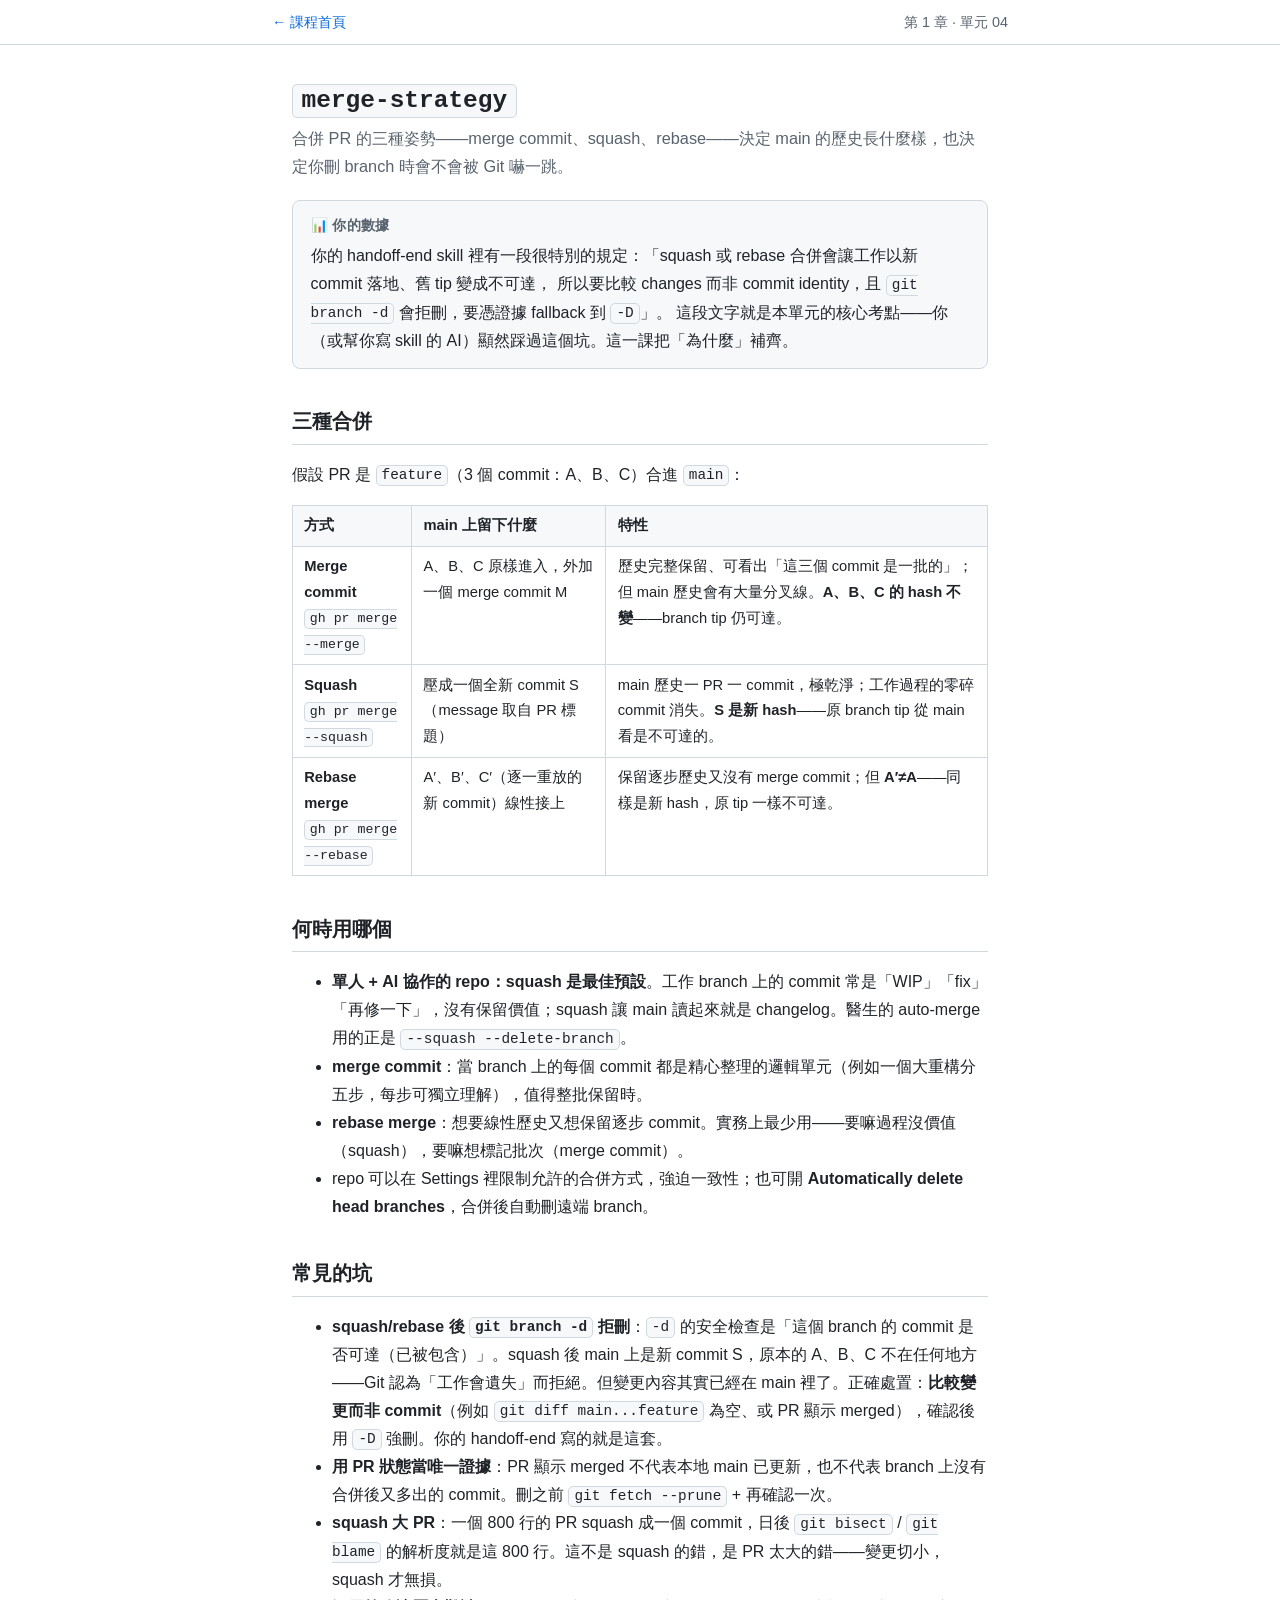
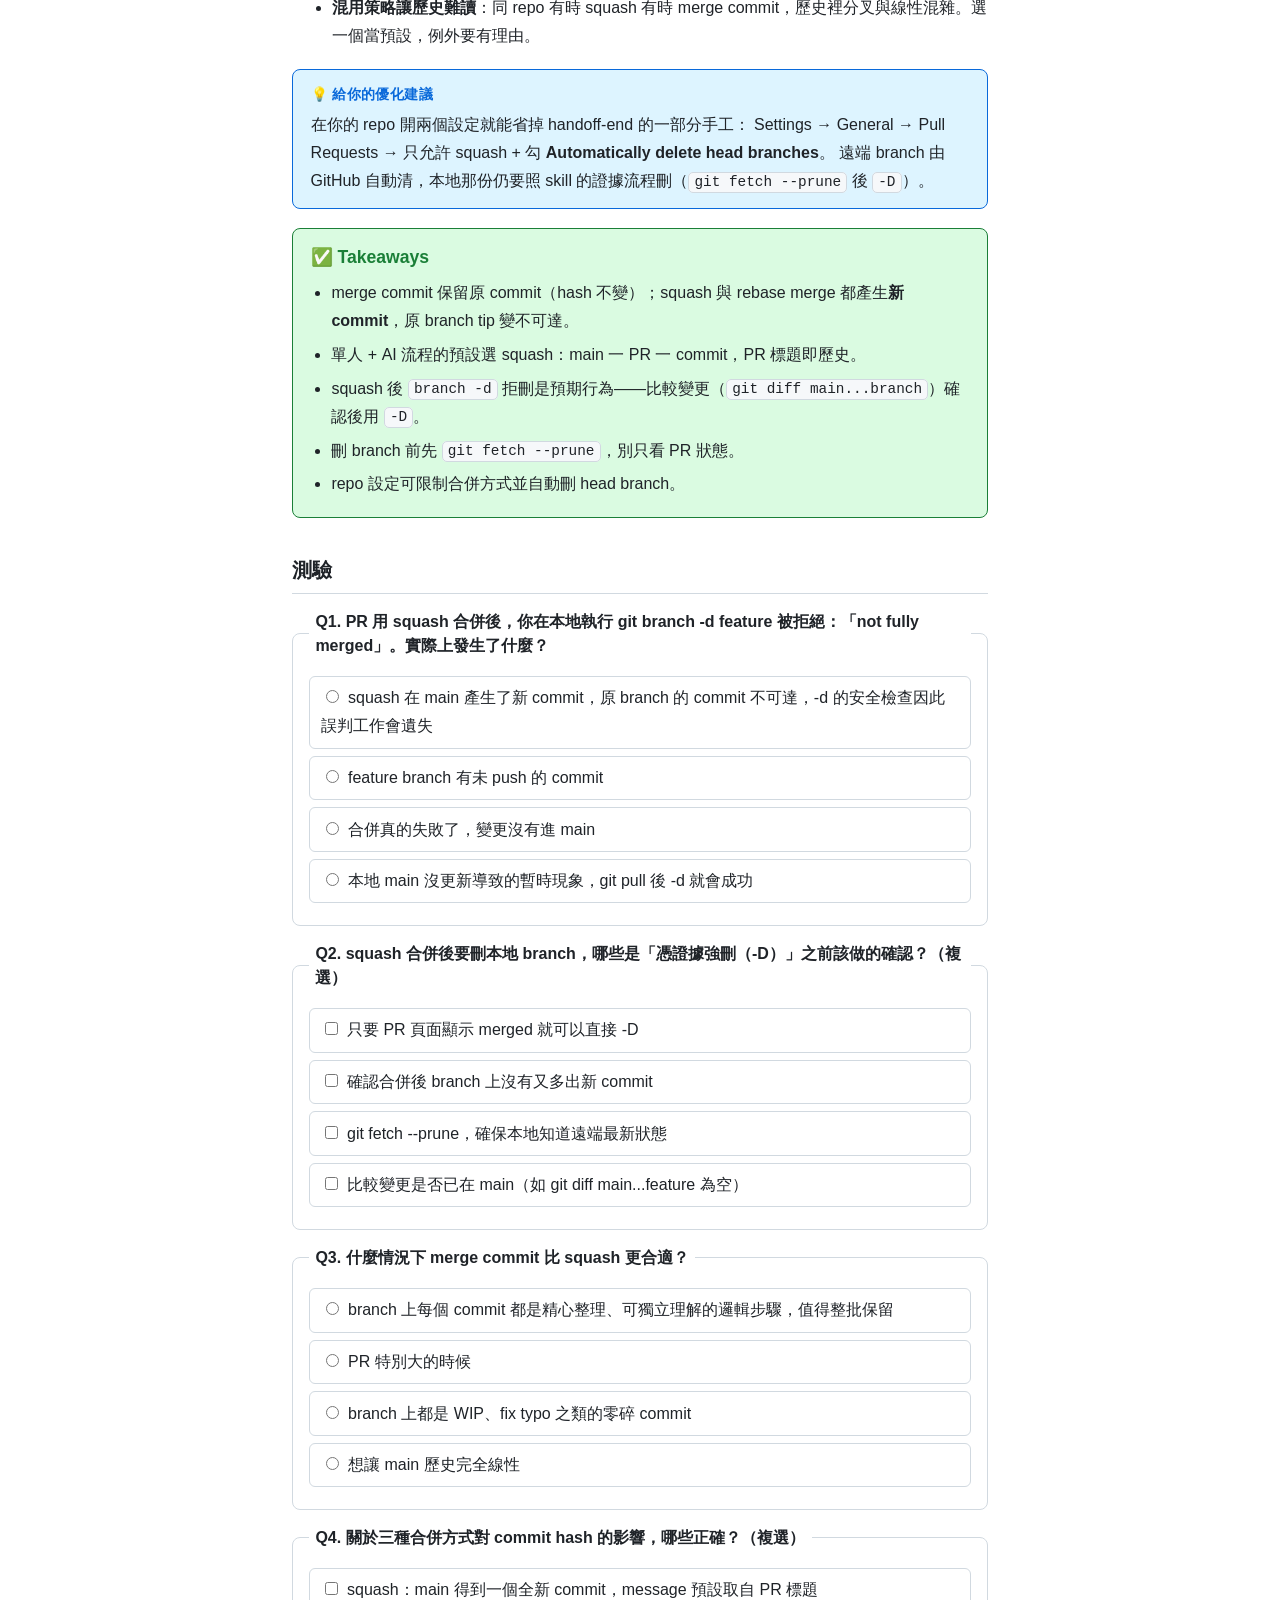
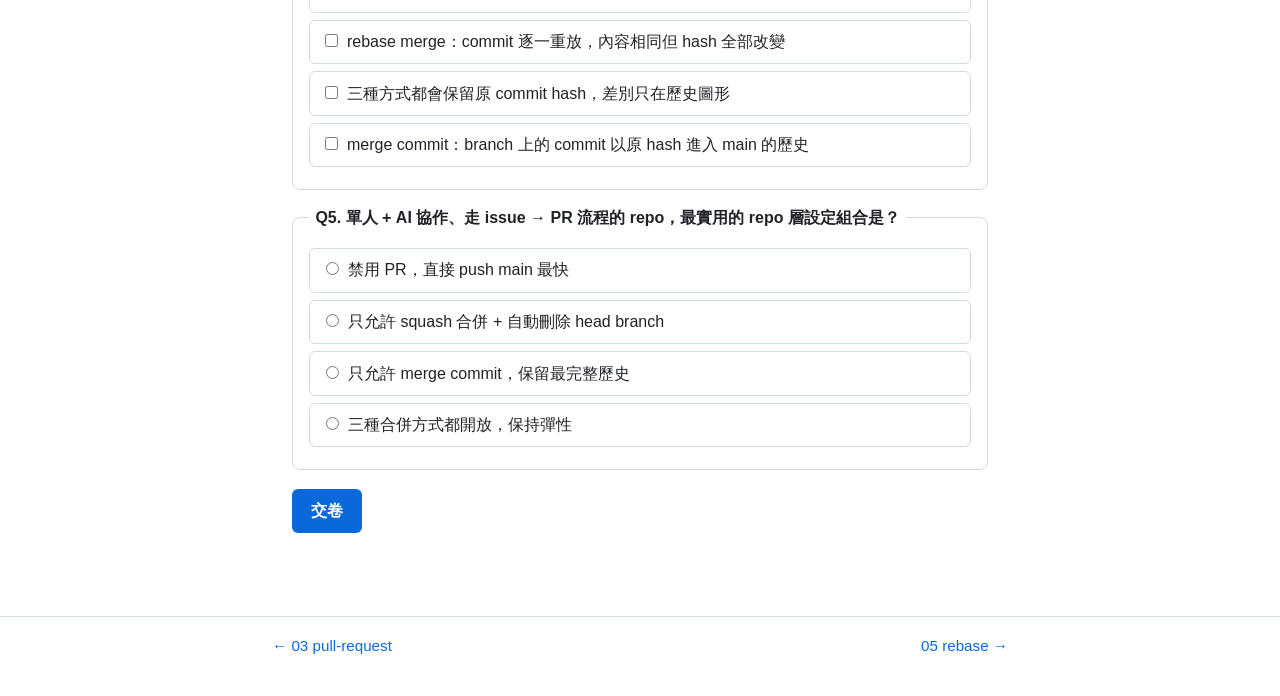
<file: units/04-merge-strategy.html>
<!doctype html>
<html lang="zh-Hant">
<head>
<meta charset="utf-8">
<meta name="viewport" content="width=device-width, initial-scale=1">
<title>04 merge-strategy — GitHub Workflow 課程</title>
<link rel="icon" type="image/svg+xml" href="../assets/favicon.svg">
<link rel="stylesheet" href="../assets/style.css">
</head>
<body>
<header class="site-header">
  <nav><a href="../index.html">← 課程首頁</a><span>第 1 章 · 單元 04</span></nav>
</header>
<main>
<h1><code>merge-strategy</code></h1>
<p class="unit-tagline">合併 PR 的三種姿勢——merge commit、squash、rebase——決定 main 的歷史長什麼樣，也決定你刪 branch 時會不會被 Git 嚇一跳。</p>

<section class="stat">
  <span class="stat-title">📊 你的數據</span>
  你的 handoff-end skill 裡有一段很特別的規定：「squash 或 rebase 合併會讓工作以新 commit 落地、舊 tip 變成不可達，
  所以要比較 changes 而非 commit identity，且 <code>git branch -d</code> 會拒刪，要憑證據 fallback 到 <code>-D</code>」。
  這段文字就是本單元的核心考點——你（或幫你寫 skill 的 AI）顯然踩過這個坑。這一課把「為什麼」補齊。
</section>

<h2>三種合併</h2>
<p>假設 PR 是 <code>feature</code>（3 個 commit：A、B、C）合進 <code>main</code>：</p>
<table>
  <tr><th>方式</th><th>main 上留下什麼</th><th>特性</th></tr>
  <tr>
    <td><strong>Merge commit</strong><br><code>gh pr merge --merge</code></td>
    <td>A、B、C 原樣進入，外加一個 merge commit M</td>
    <td>歷史完整保留、可看出「這三個 commit 是一批的」；但 main 歷史會有大量分叉線。<strong>A、B、C 的 hash 不變</strong>——branch tip 仍可達。</td>
  </tr>
  <tr>
    <td><strong>Squash</strong><br><code>gh pr merge --squash</code></td>
    <td>壓成一個全新 commit S（message 取自 PR 標題）</td>
    <td>main 歷史一 PR 一 commit，極乾淨；工作過程的零碎 commit 消失。<strong>S 是新 hash</strong>——原 branch tip 從 main 看是不可達的。</td>
  </tr>
  <tr>
    <td><strong>Rebase merge</strong><br><code>gh pr merge --rebase</code></td>
    <td>A′、B′、C′（逐一重放的新 commit）線性接上</td>
    <td>保留逐步歷史又沒有 merge commit；但 <strong>A′≠A</strong>——同樣是新 hash，原 tip 一樣不可達。</td>
  </tr>
</table>

<h2>何時用哪個</h2>
<ul>
  <li><strong>單人 + AI 協作的 repo：squash 是最佳預設</strong>。工作 branch 上的 commit 常是「WIP」「fix」「再修一下」，沒有保留價值；squash 讓 main 讀起來就是 changelog。醫生的 auto-merge 用的正是 <code>--squash --delete-branch</code>。</li>
  <li><strong>merge commit</strong>：當 branch 上的每個 commit 都是精心整理的邏輯單元（例如一個大重構分五步，每步可獨立理解），值得整批保留時。</li>
  <li><strong>rebase merge</strong>：想要線性歷史又想保留逐步 commit。實務上最少用——要嘛過程沒價值（squash），要嘛想標記批次（merge commit）。</li>
  <li>repo 可以在 Settings 裡限制允許的合併方式，強迫一致性；也可開 <strong>Automatically delete head branches</strong>，合併後自動刪遠端 branch。</li>
</ul>

<h2>常見的坑</h2>
<ul>
  <li><strong>squash/rebase 後 <code>git branch -d</code> 拒刪</strong>：<code>-d</code> 的安全檢查是「這個 branch 的 commit 是否可達（已被包含）」。squash 後 main 上是新 commit S，原本的 A、B、C 不在任何地方——Git 認為「工作會遺失」而拒絕。但變更內容其實已經在 main 裡了。正確處置：<strong>比較變更而非 commit</strong>（例如 <code>git diff main...feature</code> 為空、或 PR 顯示 merged），確認後用 <code>-D</code> 強刪。你的 handoff-end 寫的就是這套。</li>
  <li><strong>用 PR 狀態當唯一證據</strong>：PR 顯示 merged 不代表本地 main 已更新，也不代表 branch 上沒有合併後又多出的 commit。刪之前 <code>git fetch --prune</code> + 再確認一次。</li>
  <li><strong>squash 大 PR</strong>：一個 800 行的 PR squash 成一個 commit，日後 <code>git bisect</code> / <code>git blame</code> 的解析度就是這 800 行。這不是 squash 的錯，是 PR 太大的錯——變更切小，squash 才無損。</li>
  <li><strong>混用策略讓歷史難讀</strong>：同 repo 有時 squash 有時 merge commit，歷史裡分叉與線性混雜。選一個當預設，例外要有理由。</li>
</ul>

<section class="tip">
  <span class="tip-title">💡 給你的優化建議</span>
  在你的 repo 開兩個設定就能省掉 handoff-end 的一部分手工：
  Settings → General → Pull Requests → 只允許 squash + 勾 <strong>Automatically delete head branches</strong>。
  遠端 branch 由 GitHub 自動清，本地那份仍要照 skill 的證據流程刪（<code>git fetch --prune</code> 後 <code>-D</code>）。
</section>

<section class="takeaways">
<h2>✅ Takeaways</h2>
<ul>
  <li>merge commit 保留原 commit（hash 不變）；squash 與 rebase merge 都產生<strong>新 commit</strong>，原 branch tip 變不可達。</li>
  <li>單人 + AI 流程的預設選 squash：main 一 PR 一 commit，PR 標題即歷史。</li>
  <li>squash 後 <code>branch -d</code> 拒刪是預期行為——比較變更（<code>git diff main...branch</code>）確認後用 <code>-D</code>。</li>
  <li>刪 branch 前先 <code>git fetch --prune</code>，別只看 PR 狀態。</li>
  <li>repo 設定可限制合併方式並自動刪 head branch。</li>
</ul>
</section>

<h2>測驗</h2>
<div id="quiz"></div>
</main>
<footer class="unit-nav"><div class="inner">
  <a href="03-pull-request.html">← 03 pull-request</a>
  <a href="05-rebase.html">05 rebase →</a>
</div></footer>
<script type="application/json" id="quiz-data">
{
  "unit": "04-merge-strategy",
  "questions": [
    {
      "q": "PR 用 squash 合併後，你在本地執行 git branch -d feature 被拒絕：「not fully merged」。實際上發生了什麼？",
      "type": "single",
      "options": [
        {"t": "squash 在 main 產生了新 commit，原 branch 的 commit 不可達，-d 的安全檢查因此誤判工作會遺失", "correct": true, "why": "正解。-d 檢查 commit 可達性，不比較變更內容；squash 後內容在 main 但 commit 不在。"},
        {"t": "合併真的失敗了，變更沒有進 main", "correct": false, "why": "PR 顯示 merged 且 main 上有 squash commit，變更確實在——被拒是 Git 的保守檢查，不是合併失敗。"},
        {"t": "本地 main 沒更新導致的暫時現象，git pull 後 -d 就會成功", "correct": false, "why": "pull 之後 -d 仍會拒絕：main 上是新 hash，原 commit 依然不可達。"},
        {"t": "feature branch 有未 push 的 commit", "correct": false, "why": "有可能造成同樣訊息，但題目情境是 squash 合併後的典型行為，原因在 hash 不同。"}
      ]
    },
    {
      "q": "squash 合併後要刪本地 branch，哪些是「憑證據強刪（-D）」之前該做的確認？",
      "type": "multi",
      "options": [
        {"t": "git fetch --prune，確保本地知道遠端最新狀態", "correct": true, "why": "正解。避免用過期資訊做判斷。"},
        {"t": "比較變更是否已在 main（如 git diff main...feature 為空）", "correct": true, "why": "正解。squash 後 commit identity 沒有意義，只能比內容。"},
        {"t": "確認合併後 branch 上沒有又多出新 commit", "correct": true, "why": "正解。另一台機器可能在合併後又 push 過；-D 會把那些真的未合併的工作刪掉。"},
        {"t": "只要 PR 頁面顯示 merged 就可以直接 -D", "correct": false, "why": "PR 狀態是快照：它不知道合併之後 branch 又發生了什麼。"}
      ]
    },
    {
      "q": "什麼情況下 merge commit 比 squash 更合適？",
      "type": "single",
      "options": [
        {"t": "branch 上每個 commit 都是精心整理、可獨立理解的邏輯步驟，值得整批保留", "correct": true, "why": "正解。merge commit 保留原 commit 並標記它們是一批——前提是那些 commit 本身有品質。"},
        {"t": "branch 上都是 WIP、fix typo 之類的零碎 commit", "correct": false, "why": "這正是 squash 的適用情境：過程沒有保留價值。"},
        {"t": "想讓 main 歷史完全線性", "correct": false, "why": "merge commit 會產生分叉與合流，正是非線性的來源；要線性得用 squash 或 rebase merge。"},
        {"t": "PR 特別大的時候", "correct": false, "why": "PR 大小不是選擇依據；大 PR 該做的是切小，不是換合併方式。"}
      ]
    },
    {
      "q": "關於三種合併方式對 commit hash 的影響，哪些正確？",
      "type": "multi",
      "options": [
        {"t": "merge commit：branch 上的 commit 以原 hash 進入 main 的歷史", "correct": true, "why": "正解。merge 不改寫 commit，只新增一個合流點 M。"},
        {"t": "squash：main 得到一個全新 commit，message 預設取自 PR 標題", "correct": true, "why": "正解。所以 squash 流程下 PR 標題就是 main 的歷史。"},
        {"t": "rebase merge：commit 逐一重放，內容相同但 hash 全部改變", "correct": true, "why": "正解。重放產生新 parent 鏈，hash 必然不同——這也是原 tip 不可達的原因。"},
        {"t": "三種方式都會保留原 commit hash，差別只在歷史圖形", "correct": false, "why": "只有 merge commit 保留原 hash；另外兩種都產生新 commit。"}
      ]
    },
    {
      "q": "單人 + AI 協作、走 issue → PR 流程的 repo，最實用的 repo 層設定組合是？",
      "type": "single",
      "options": [
        {"t": "只允許 squash 合併 + 自動刪除 head branch", "correct": true, "why": "正解。歷史一 PR 一 commit、遠端殭屍 branch 自動清——這正是醫生 auto-merge 用 --squash --delete-branch 的設定化版本。"},
        {"t": "三種合併方式都開放，保持彈性", "correct": false, "why": "混用讓歷史難讀；彈性應該是例外而非預設。"},
        {"t": "只允許 merge commit，保留最完整歷史", "correct": false, "why": "AI 工作 branch 的零碎 commit 沒有保留價值，完整保留是雜訊不是資產。"},
        {"t": "禁用 PR，直接 push main 最快", "correct": false, "why": "快，但失去審核介面、CI 關卡與可追溯性——整套 GitHub Flow 的價值都不見了。"}
      ]
    }
  ]
}
</script>
<script src="../assets/quiz.js"></script>
</body>
</html>
</file>
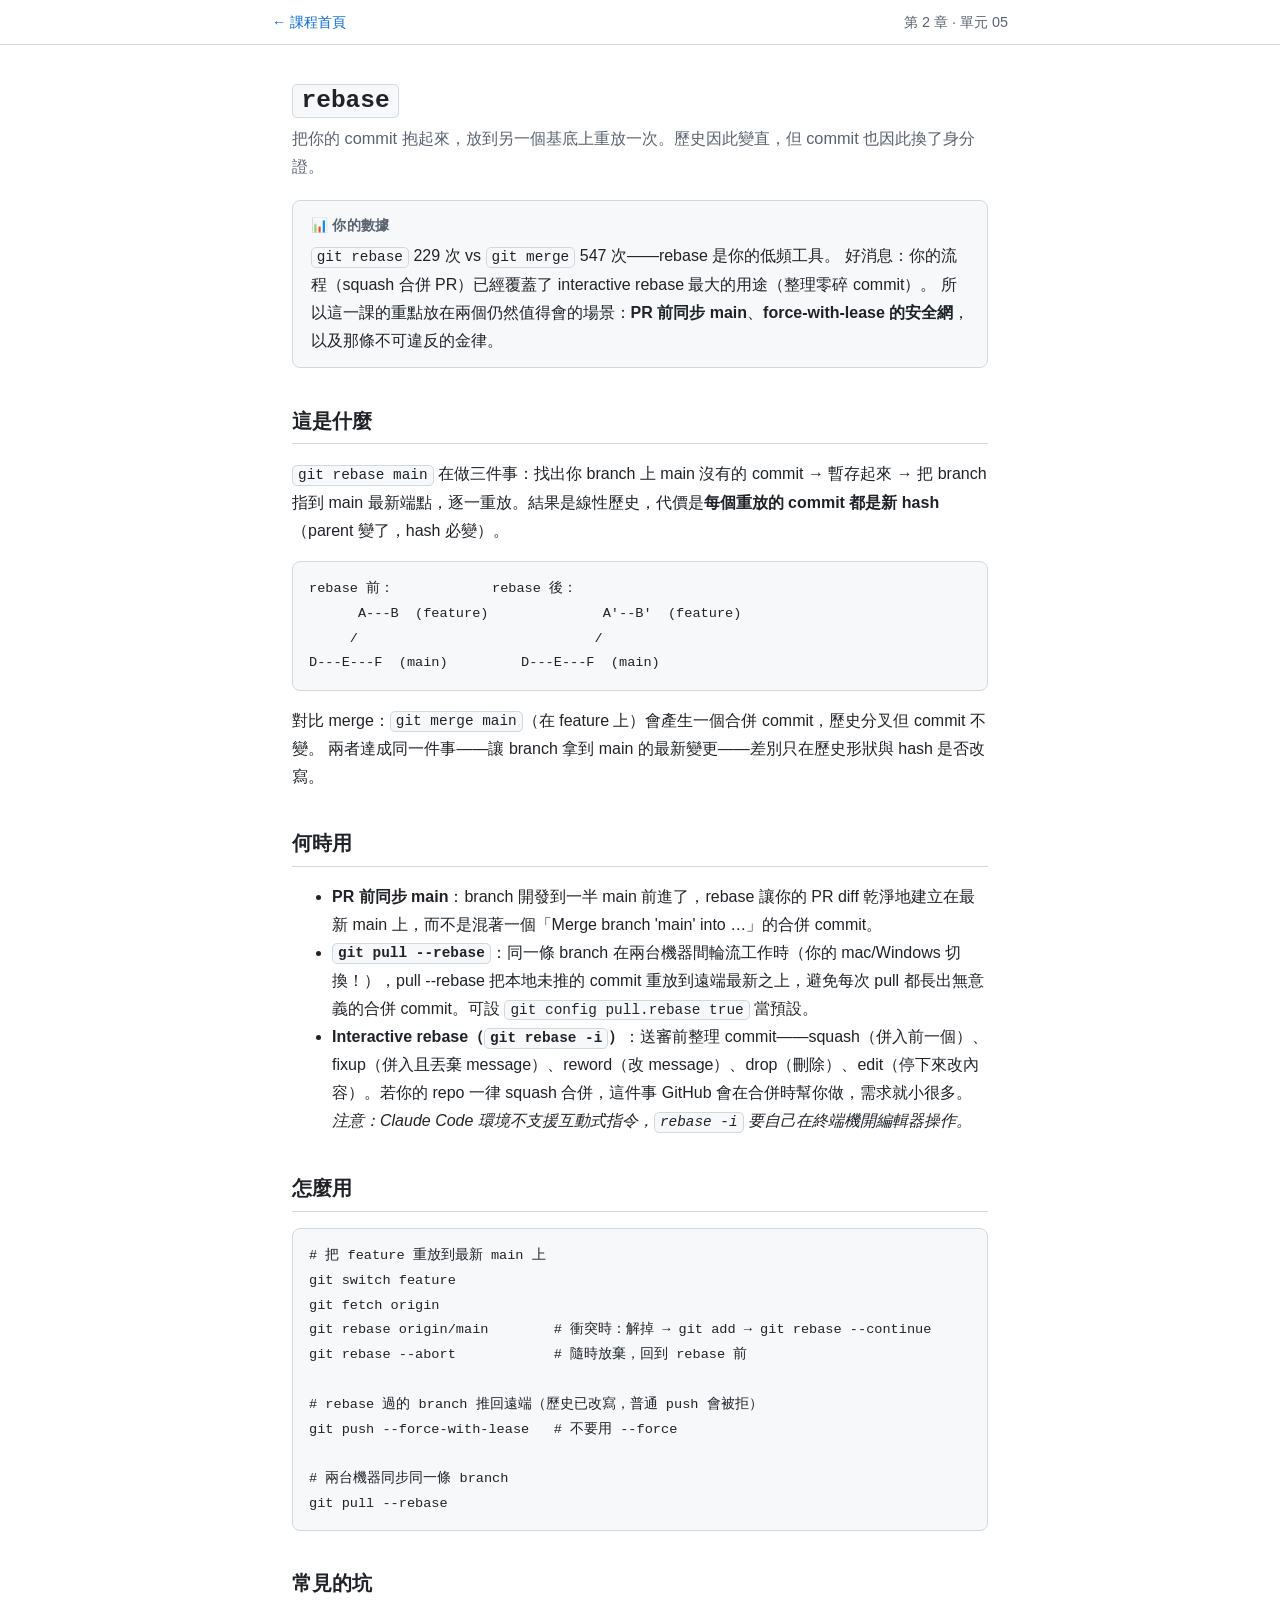
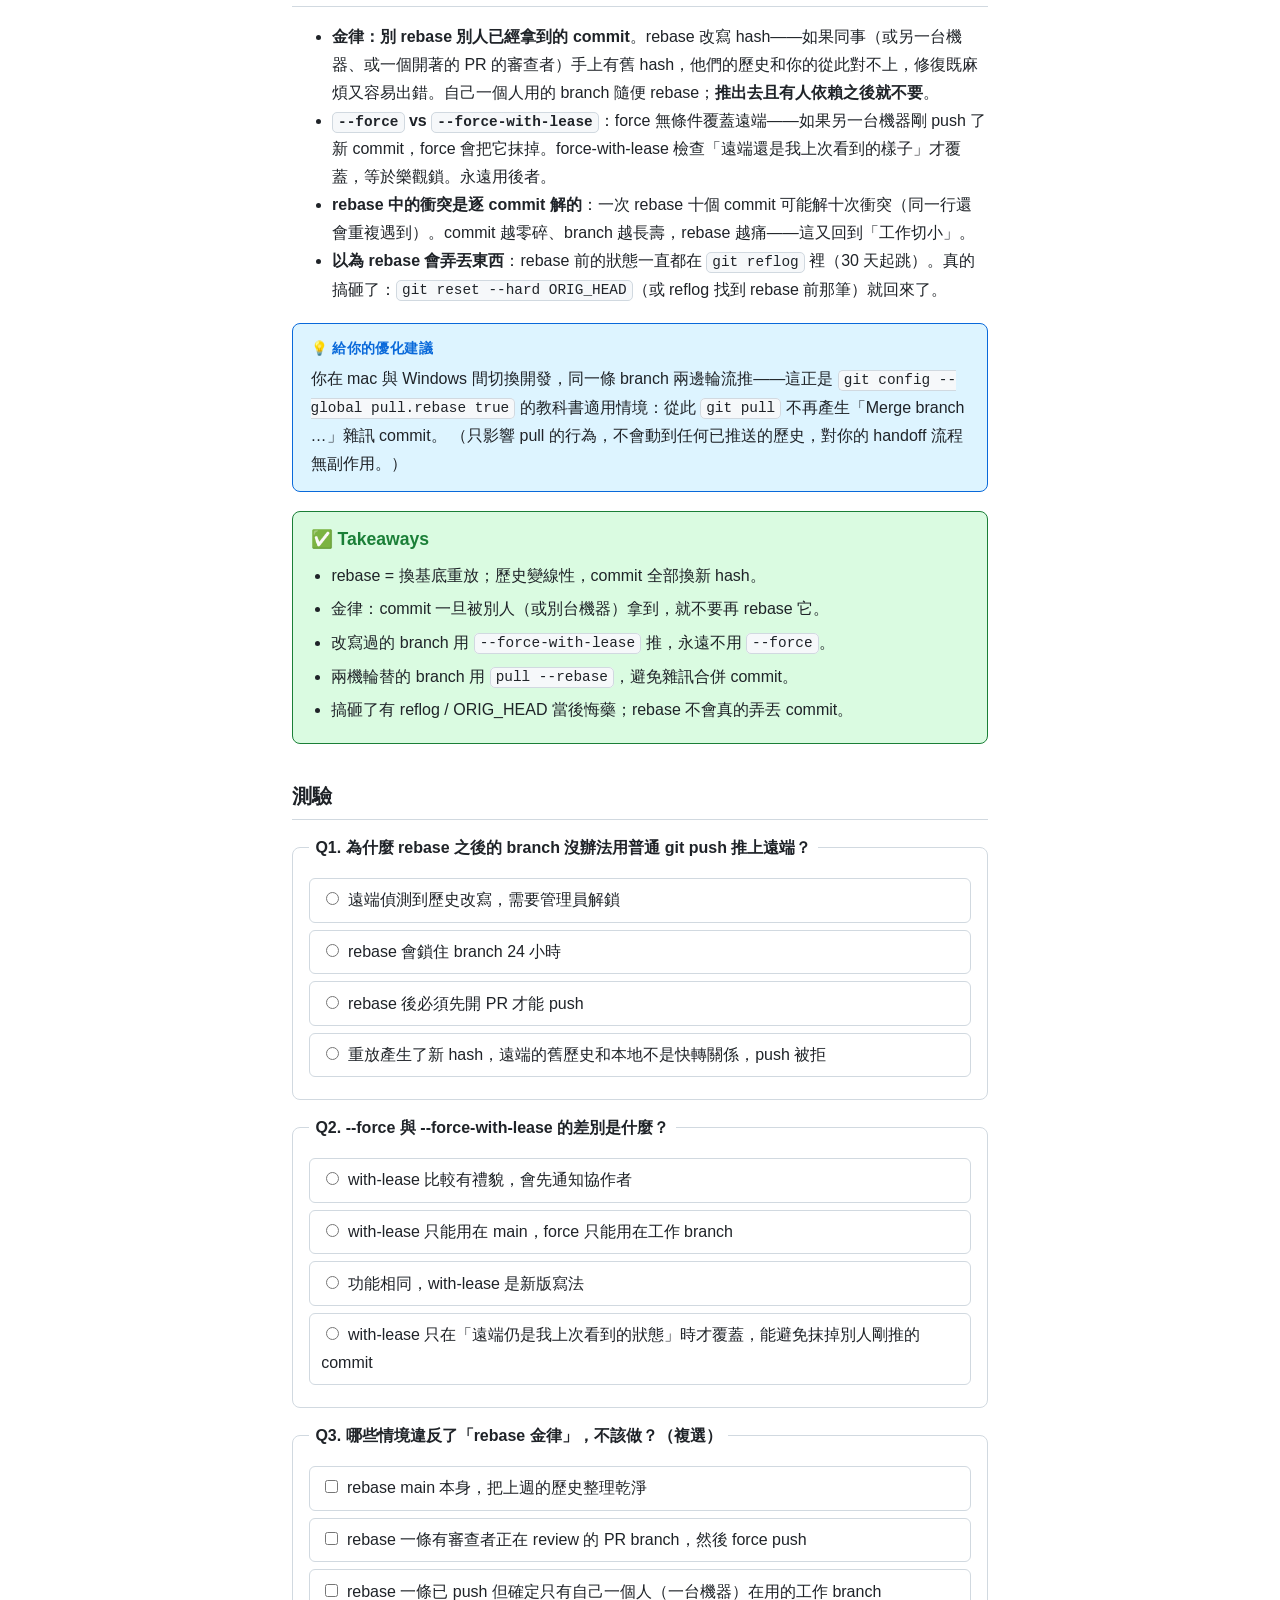
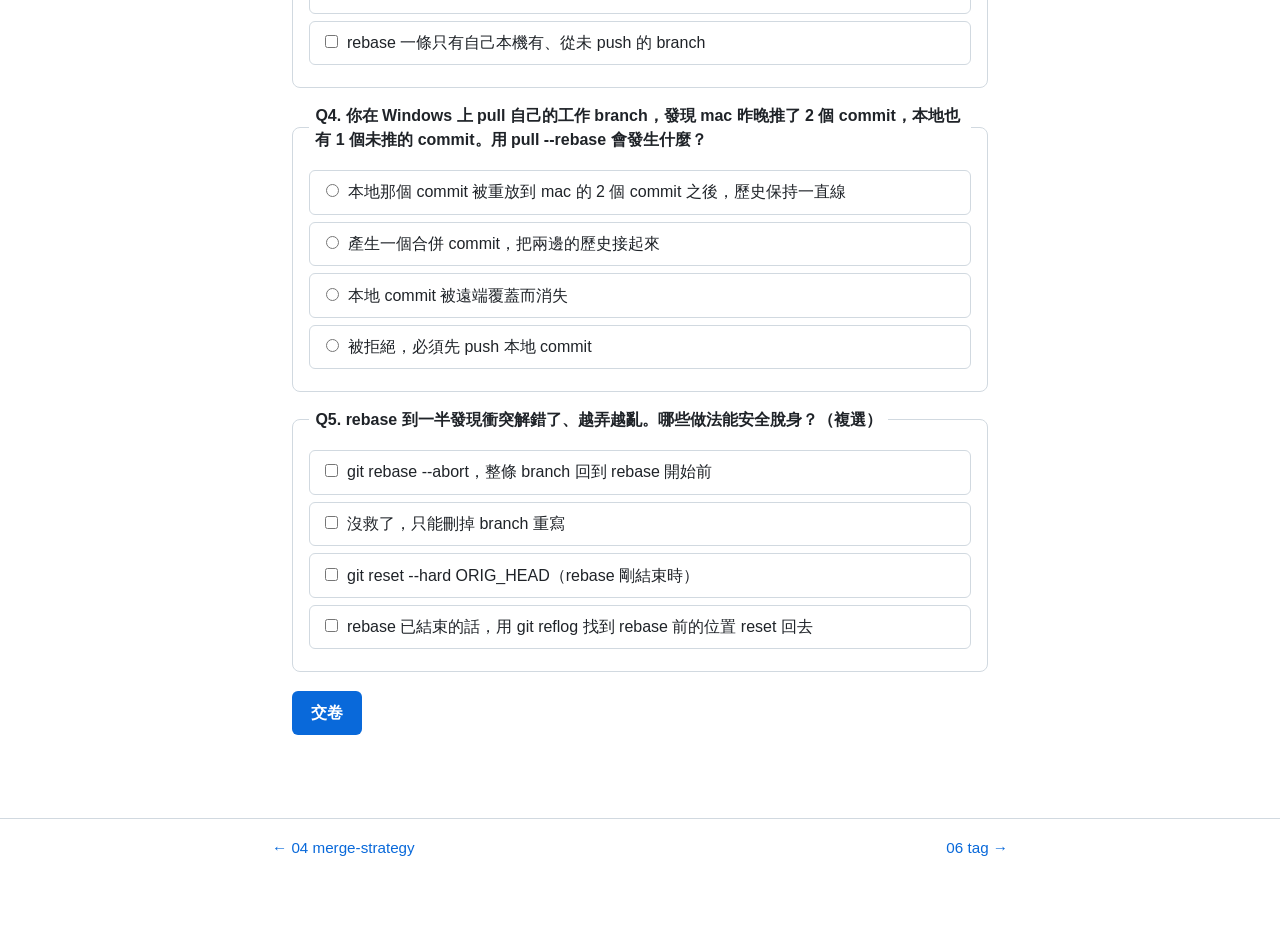
<file: units/05-rebase.html>
<!doctype html>
<html lang="zh-Hant">
<head>
<meta charset="utf-8">
<meta name="viewport" content="width=device-width, initial-scale=1">
<title>05 rebase — GitHub Workflow 課程</title>
<link rel="icon" type="image/svg+xml" href="../assets/favicon.svg">
<link rel="stylesheet" href="../assets/style.css">
</head>
<body>
<header class="site-header">
  <nav><a href="../index.html">← 課程首頁</a><span>第 2 章 · 單元 05</span></nav>
</header>
<main>
<h1><code>rebase</code></h1>
<p class="unit-tagline">把你的 commit 抱起來，放到另一個基底上重放一次。歷史因此變直，但 commit 也因此換了身分證。</p>

<section class="stat">
  <span class="stat-title">📊 你的數據</span>
  <code>git rebase</code> 229 次 vs <code>git merge</code> 547 次——rebase 是你的低頻工具。
  好消息：你的流程（squash 合併 PR）已經覆蓋了 interactive rebase 最大的用途（整理零碎 commit）。
  所以這一課的重點放在兩個仍然值得會的場景：<strong>PR 前同步 main</strong>、<strong>force-with-lease 的安全網</strong>，
  以及那條不可違反的金律。
</section>

<h2>這是什麼</h2>
<p><code>git rebase main</code> 在做三件事：找出你 branch 上 main 沒有的 commit → 暫存起來 →
把 branch 指到 main 最新端點，逐一重放。結果是線性歷史，代價是<strong>每個重放的 commit 都是新 hash</strong>
（parent 變了，hash 必變）。</p>
<pre><code>rebase 前：            rebase 後：
      A---B  (feature)              A'--B'  (feature)
     /                             /
D---E---F  (main)         D---E---F  (main)</code></pre>
<p>對比 merge：<code>git merge main</code>（在 feature 上）會產生一個合併 commit，歷史分叉但 commit 不變。
兩者達成同一件事——讓 branch 拿到 main 的最新變更——差別只在歷史形狀與 hash 是否改寫。</p>

<h2>何時用</h2>
<ul>
  <li><strong>PR 前同步 main</strong>：branch 開發到一半 main 前進了，rebase 讓你的 PR diff 乾淨地建立在最新 main 上，而不是混著一個「Merge branch 'main' into …」的合併 commit。</li>
  <li><strong><code>git pull --rebase</code></strong>：同一條 branch 在兩台機器間輪流工作時（你的 mac/Windows 切換！），pull --rebase 把本地未推的 commit 重放到遠端最新之上，避免每次 pull 都長出無意義的合併 commit。可設 <code>git config pull.rebase true</code> 當預設。</li>
  <li><strong>Interactive rebase（<code>git rebase -i</code>）</strong>：送審前整理 commit——squash（併入前一個）、fixup（併入且丟棄 message）、reword（改 message）、drop（刪除）、edit（停下來改內容）。若你的 repo 一律 squash 合併，這件事 GitHub 會在合併時幫你做，需求就小很多。<em>注意：Claude Code 環境不支援互動式指令，<code>rebase -i</code> 要自己在終端機開編輯器操作。</em></li>
</ul>

<h2>怎麼用</h2>
<pre><code># 把 feature 重放到最新 main 上
git switch feature
git fetch origin
git rebase origin/main        # 衝突時：解掉 → git add → git rebase --continue
git rebase --abort            # 隨時放棄，回到 rebase 前

# rebase 過的 branch 推回遠端（歷史已改寫，普通 push 會被拒）
git push --force-with-lease   # 不要用 --force

# 兩台機器同步同一條 branch
git pull --rebase</code></pre>

<h2>常見的坑</h2>
<ul>
  <li><strong>金律：別 rebase 別人已經拿到的 commit</strong>。rebase 改寫 hash——如果同事（或另一台機器、或一個開著的 PR 的審查者）手上有舊 hash，他們的歷史和你的從此對不上，修復既麻煩又容易出錯。自己一個人用的 branch 隨便 rebase；<strong>推出去且有人依賴之後就不要</strong>。</li>
  <li><strong><code>--force</code> vs <code>--force-with-lease</code></strong>：force 無條件覆蓋遠端——如果另一台機器剛 push 了新 commit，force 會把它抹掉。force-with-lease 檢查「遠端還是我上次看到的樣子」才覆蓋，等於樂觀鎖。永遠用後者。</li>
  <li><strong>rebase 中的衝突是逐 commit 解的</strong>：一次 rebase 十個 commit 可能解十次衝突（同一行還會重複遇到）。commit 越零碎、branch 越長壽，rebase 越痛——這又回到「工作切小」。</li>
  <li><strong>以為 rebase 會弄丟東西</strong>：rebase 前的狀態一直都在 <code>git reflog</code> 裡（30 天起跳）。真的搞砸了：<code>git reset --hard ORIG_HEAD</code>（或 reflog 找到 rebase 前那筆）就回來了。</li>
</ul>

<section class="tip">
  <span class="tip-title">💡 給你的優化建議</span>
  你在 mac 與 Windows 間切換開發，同一條 branch 兩邊輪流推——這正是 <code>git config --global pull.rebase true</code>
  的教科書適用情境：從此 <code>git pull</code> 不再產生「Merge branch …」雜訊 commit。
  （只影響 pull 的行為，不會動到任何已推送的歷史，對你的 handoff 流程無副作用。）
</section>

<section class="takeaways">
<h2>✅ Takeaways</h2>
<ul>
  <li>rebase = 換基底重放；歷史變線性，commit 全部換新 hash。</li>
  <li>金律：commit 一旦被別人（或別台機器）拿到，就不要再 rebase 它。</li>
  <li>改寫過的 branch 用 <code>--force-with-lease</code> 推，永遠不用 <code>--force</code>。</li>
  <li>兩機輪替的 branch 用 <code>pull --rebase</code>，避免雜訊合併 commit。</li>
  <li>搞砸了有 reflog / ORIG_HEAD 當後悔藥；rebase 不會真的弄丟 commit。</li>
</ul>
</section>

<h2>測驗</h2>
<div id="quiz"></div>
</main>
<footer class="unit-nav"><div class="inner">
  <a href="04-merge-strategy.html">← 04 merge-strategy</a>
  <a href="06-tag.html">06 tag →</a>
</div></footer>
<script type="application/json" id="quiz-data">
{
  "unit": "05-rebase",
  "questions": [
    {
      "q": "為什麼 rebase 之後的 branch 沒辦法用普通 git push 推上遠端？",
      "type": "single",
      "options": [
        {"t": "重放產生了新 hash，遠端的舊歷史和本地不是快轉關係，push 被拒", "correct": true, "why": "正解。push 預設只接受 fast-forward；歷史被改寫後兩邊分岔，必須 force 系列才能覆蓋。"},
        {"t": "rebase 會鎖住 branch 24 小時", "correct": false, "why": "沒有這種機制。"},
        {"t": "rebase 後必須先開 PR 才能 push", "correct": false, "why": "push 與 PR 無關。"},
        {"t": "遠端偵測到歷史改寫，需要管理員解鎖", "correct": false, "why": "被拒是 Git 的快轉檢查，不是權限問題；force-with-lease 就能推。"}
      ]
    },
    {
      "q": "--force 與 --force-with-lease 的差別是什麼？",
      "type": "single",
      "options": [
        {"t": "with-lease 只在「遠端仍是我上次看到的狀態」時才覆蓋，能避免抹掉別人剛推的 commit", "correct": true, "why": "正解。等於樂觀鎖：遠端有你不知道的新 commit 時 push 失敗，逼你先看一眼。"},
        {"t": "with-lease 比較有禮貌，會先通知協作者", "correct": false, "why": "沒有通知機制，差別在覆蓋前的狀態檢查。"},
        {"t": "with-lease 只能用在 main，force 只能用在工作 branch", "correct": false, "why": "兩者不限 branch；差別在檢查條件。"},
        {"t": "功能相同，with-lease 是新版寫法", "correct": false, "why": "行為不同：force 無條件覆蓋，可能默默毀掉遠端新 commit。"}
      ]
    },
    {
      "q": "哪些情境違反了「rebase 金律」，不該做？",
      "type": "multi",
      "options": [
        {"t": "rebase 一條有審查者正在 review 的 PR branch，然後 force push", "correct": true, "why": "正解（=違反）。審查者手上的 commit 全部換了 hash，留言錨點與已讀狀態報廢。"},
        {"t": "rebase main 本身，把上週的歷史整理乾淨", "correct": true, "why": "正解（=違反）。main 是所有人的基底，改寫它等於讓每個 clone 的歷史全部分岔——最嚴重的違規。"},
        {"t": "rebase 一條只有自己本機有、從未 push 的 branch", "correct": false, "why": "不違反。沒有任何人拿到這些 commit，隨便改寫。"},
        {"t": "rebase 一條已 push 但確定只有自己一個人（一台機器）在用的工作 branch", "correct": false, "why": "不違反。「別人已拿到」才是判準；推過但無人依賴的 branch 可以改寫，用 force-with-lease 推回。"}
      ]
    },
    {
      "q": "你在 Windows 上 pull 自己的工作 branch，發現 mac 昨晚推了 2 個 commit，本地也有 1 個未推的 commit。用 pull --rebase 會發生什麼？",
      "type": "single",
      "options": [
        {"t": "本地那個 commit 被重放到 mac 的 2 個 commit 之後，歷史保持一直線", "correct": true, "why": "正解。pull --rebase = fetch + 把本地未推 commit 重放到遠端最新之上，不產生合併 commit。"},
        {"t": "產生一個合併 commit，把兩邊的歷史接起來", "correct": false, "why": "那是普通 pull（merge 模式）的行為，正是 --rebase 要避免的。"},
        {"t": "本地 commit 被遠端覆蓋而消失", "correct": false, "why": "pull --rebase 不丟工作；衝突時會停下來要你解。"},
        {"t": "被拒絕，必須先 push 本地 commit", "correct": false, "why": "順序相反：先整合遠端變更才推得上去。"}
      ]
    },
    {
      "q": "rebase 到一半發現衝突解錯了、越弄越亂。哪些做法能安全脫身？",
      "type": "multi",
      "options": [
        {"t": "git rebase --abort，整條 branch 回到 rebase 開始前", "correct": true, "why": "正解。rebase 進行中隨時可以整個放棄，一切如初。"},
        {"t": "rebase 已結束的話，用 git reflog 找到 rebase 前的位置 reset 回去", "correct": true, "why": "正解。改寫前的 commit 仍在 reflog 裡，reset --hard 到那筆即可還原。"},
        {"t": "git reset --hard ORIG_HEAD（rebase 剛結束時）", "correct": true, "why": "正解。rebase 會把起點存進 ORIG_HEAD，是 reflog 的快捷方式。"},
        {"t": "沒救了，只能刪掉 branch 重寫", "correct": false, "why": "rebase 幾乎永遠有後悔藥；reflog 保留被「改寫掉」的歷史至少 30 天。"}
      ]
    }
  ]
}
</script>
<script src="../assets/quiz.js"></script>
</body>
</html>
</file>
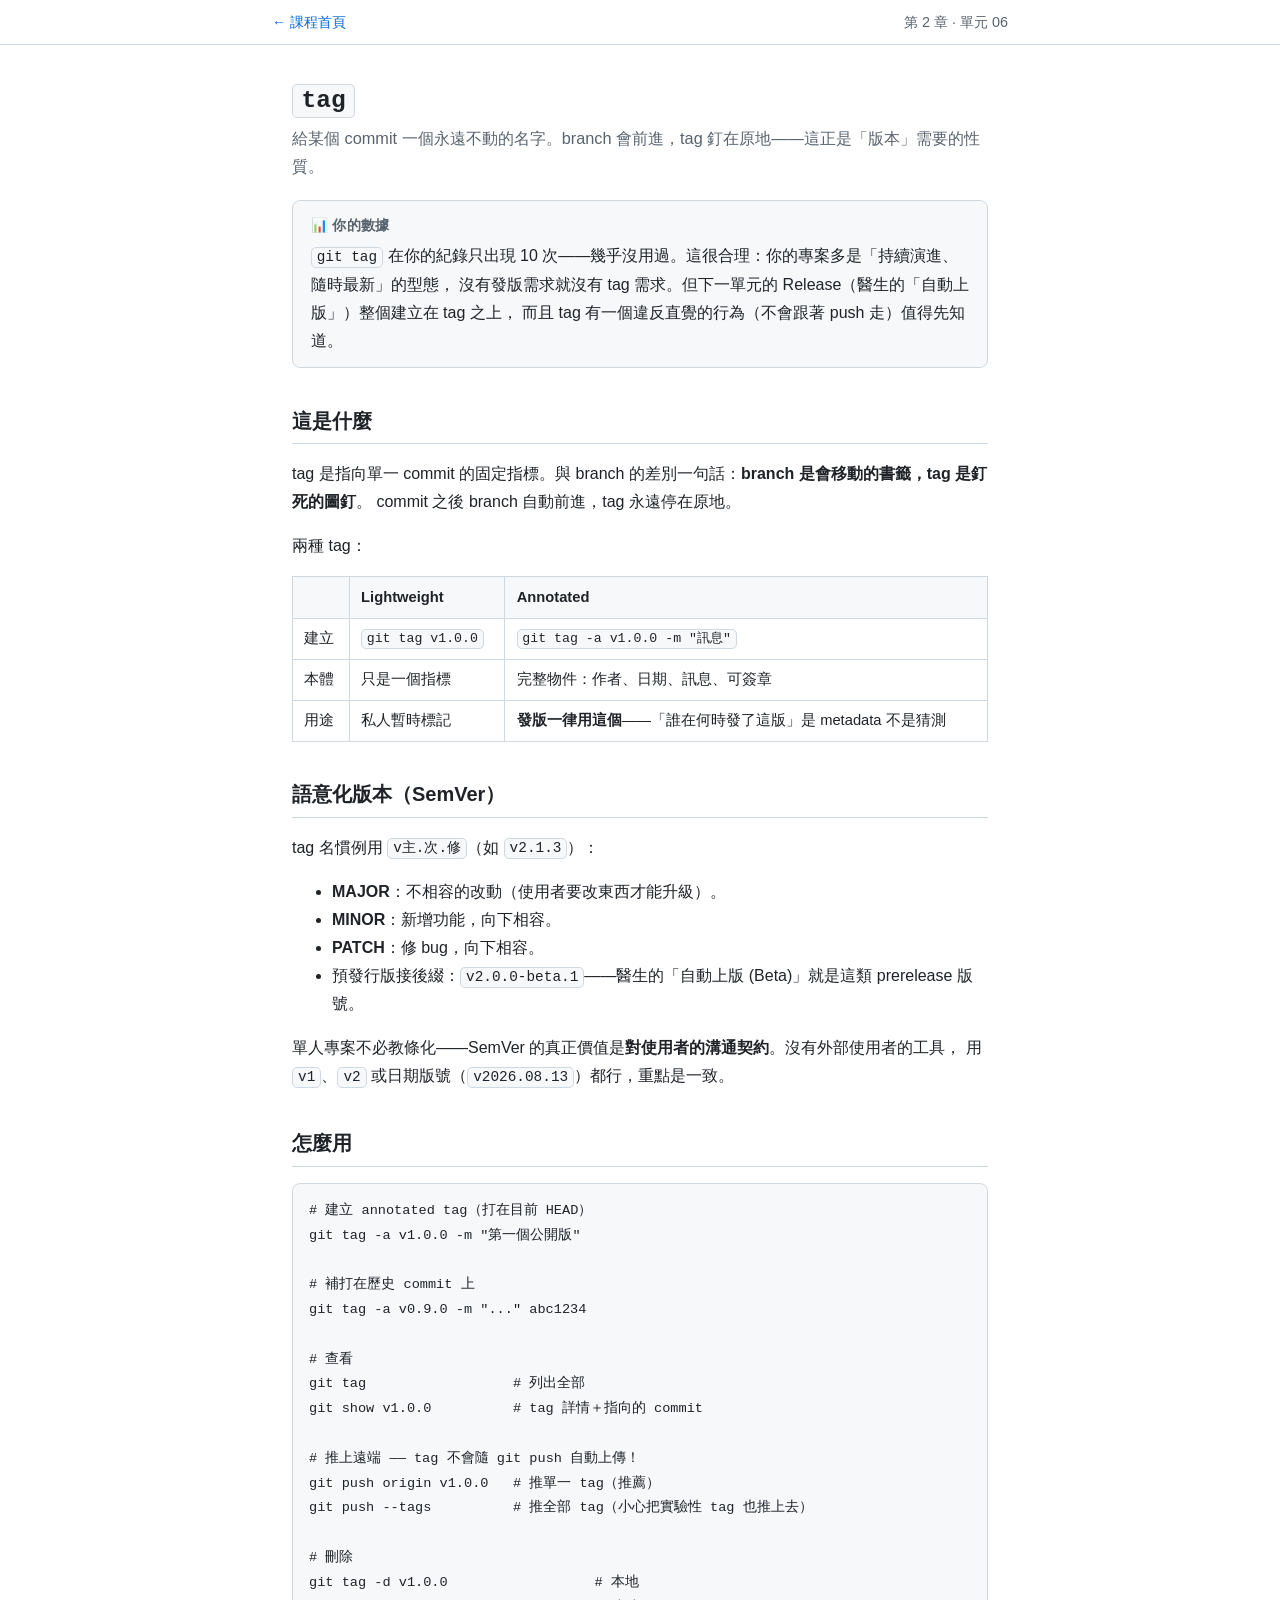
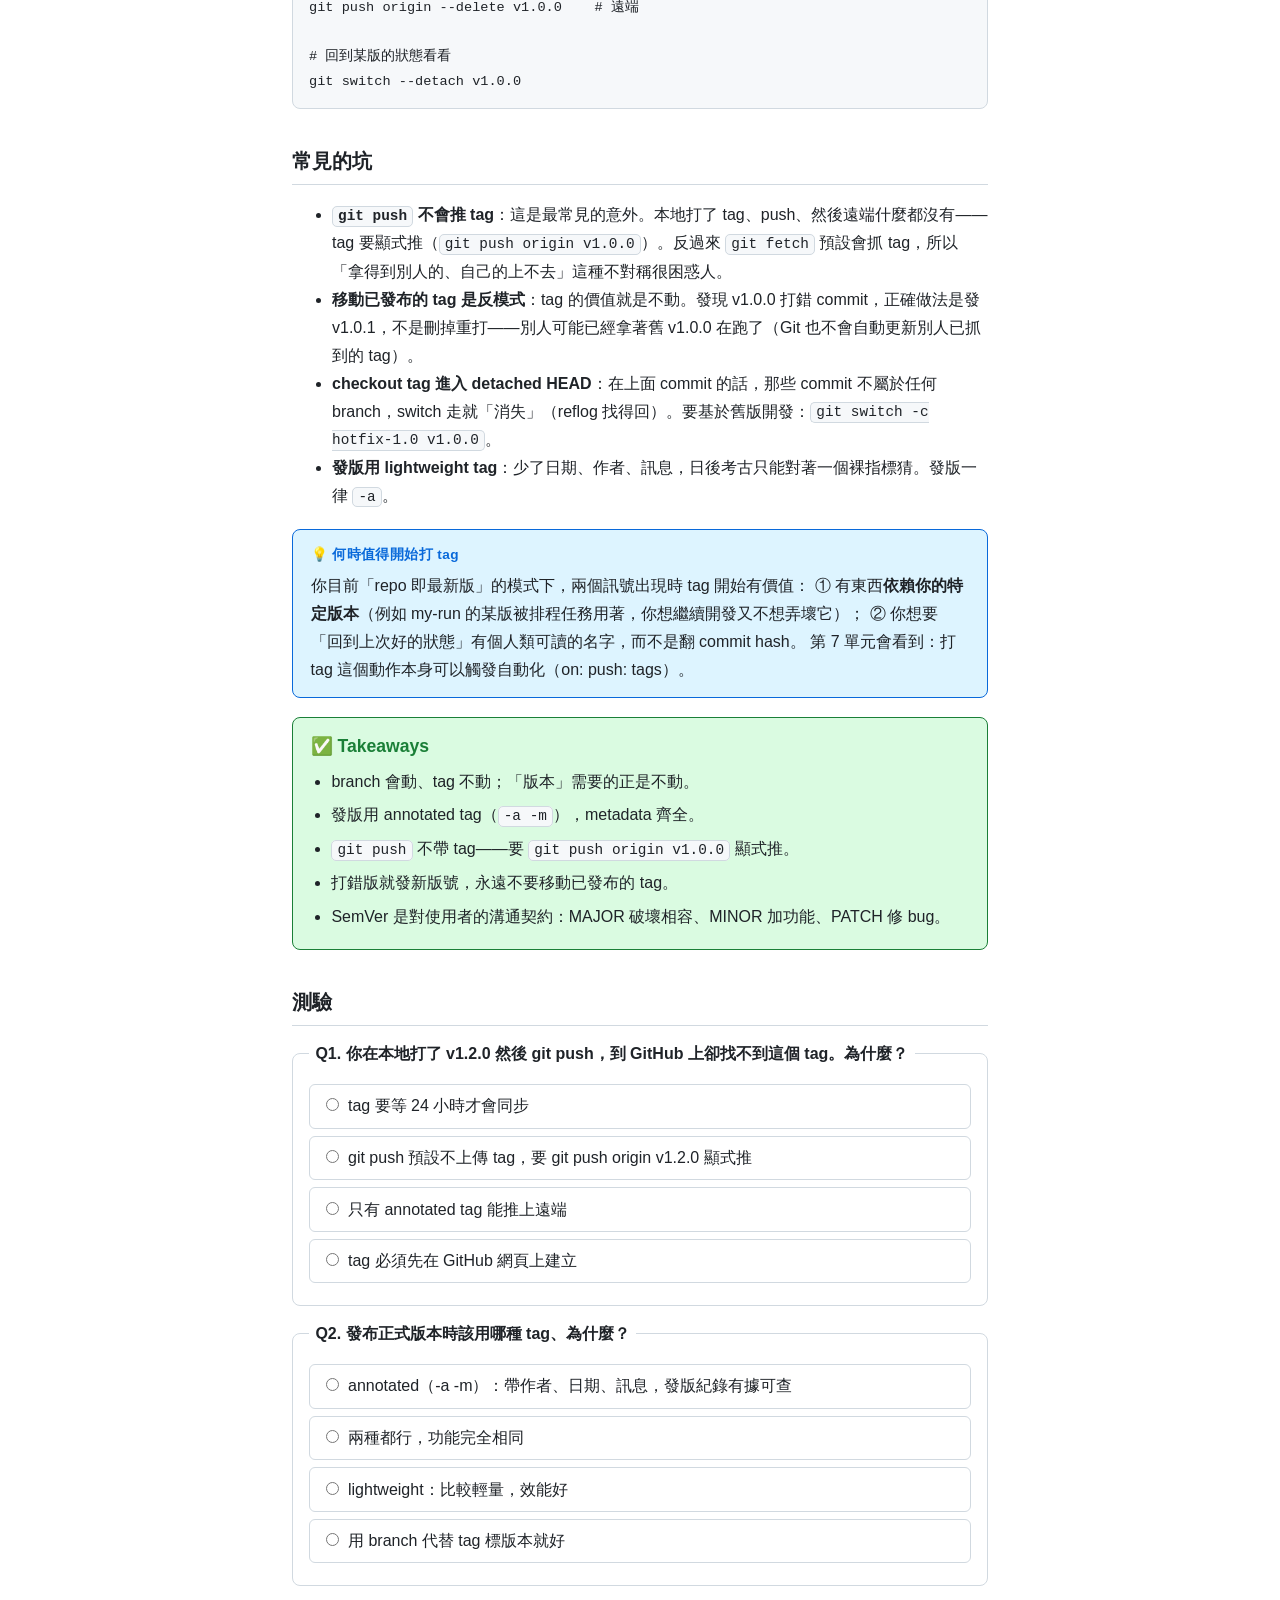
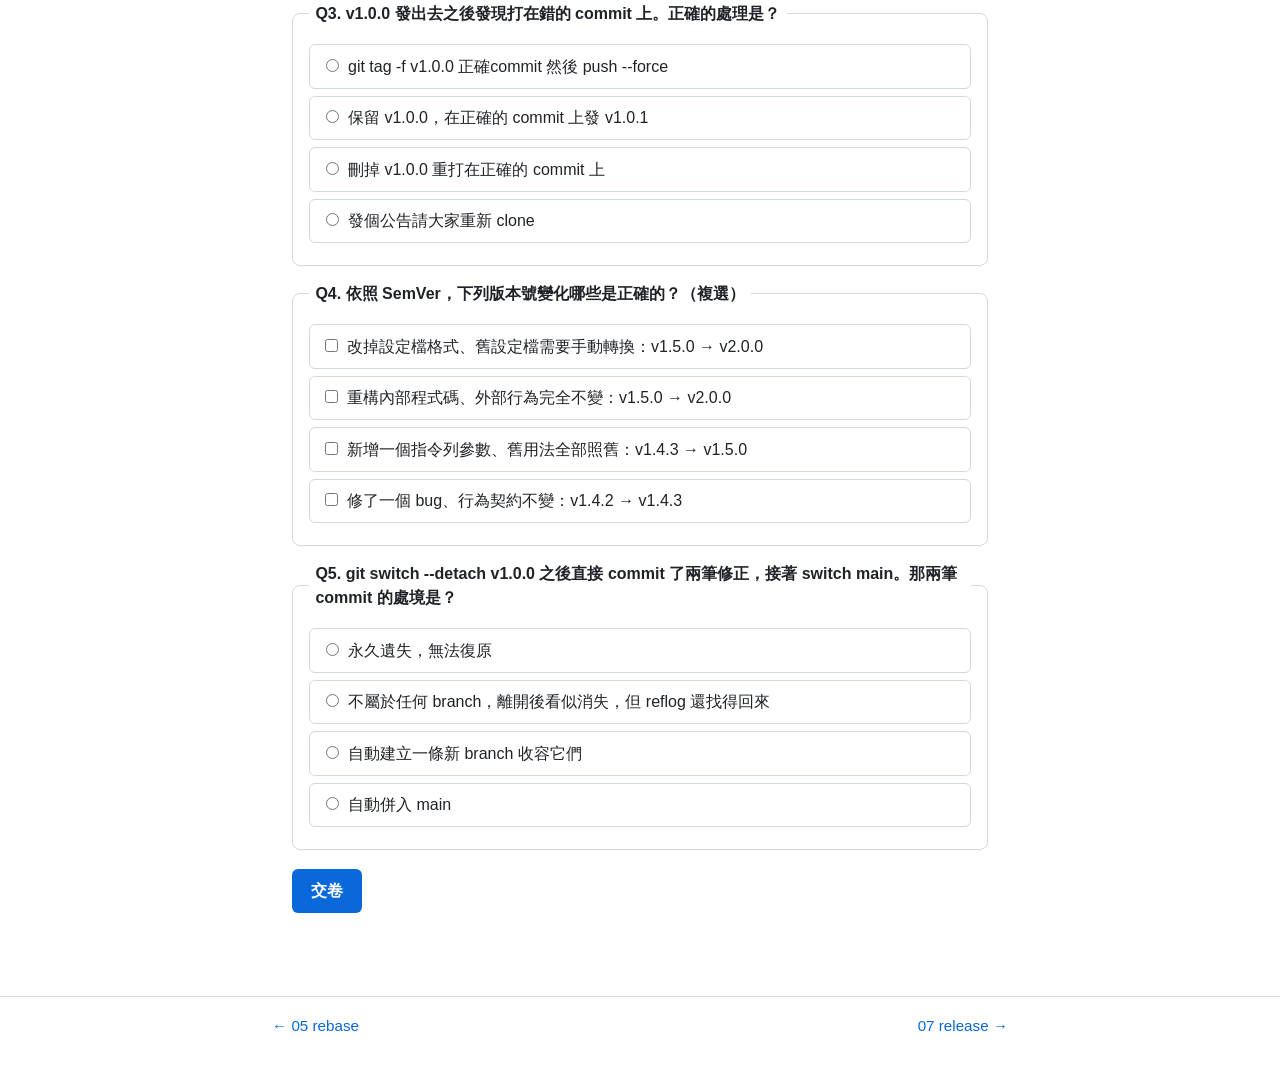
<file: units/06-tag.html>
<!doctype html>
<html lang="zh-Hant">
<head>
<meta charset="utf-8">
<meta name="viewport" content="width=device-width, initial-scale=1">
<title>06 tag — GitHub Workflow 課程</title>
<link rel="icon" type="image/svg+xml" href="../assets/favicon.svg">
<link rel="stylesheet" href="../assets/style.css">
</head>
<body>
<header class="site-header">
  <nav><a href="../index.html">← 課程首頁</a><span>第 2 章 · 單元 06</span></nav>
</header>
<main>
<h1><code>tag</code></h1>
<p class="unit-tagline">給某個 commit 一個永遠不動的名字。branch 會前進，tag 釘在原地——這正是「版本」需要的性質。</p>

<section class="stat">
  <span class="stat-title">📊 你的數據</span>
  <code>git tag</code> 在你的紀錄只出現 10 次——幾乎沒用過。這很合理：你的專案多是「持續演進、隨時最新」的型態，
  沒有發版需求就沒有 tag 需求。但下一單元的 Release（醫生的「自動上版」）整個建立在 tag 之上，
  而且 tag 有一個違反直覺的行為（不會跟著 push 走）值得先知道。
</section>

<h2>這是什麼</h2>
<p>tag 是指向單一 commit 的固定指標。與 branch 的差別一句話：<strong>branch 是會移動的書籤，tag 是釘死的圖釘</strong>。
commit 之後 branch 自動前進，tag 永遠停在原地。</p>
<p>兩種 tag：</p>
<table>
  <tr><th></th><th>Lightweight</th><th>Annotated</th></tr>
  <tr><td>建立</td><td><code>git tag v1.0.0</code></td><td><code>git tag -a v1.0.0 -m "訊息"</code></td></tr>
  <tr><td>本體</td><td>只是一個指標</td><td>完整物件：作者、日期、訊息、可簽章</td></tr>
  <tr><td>用途</td><td>私人暫時標記</td><td><strong>發版一律用這個</strong>——「誰在何時發了這版」是 metadata 不是猜測</td></tr>
</table>

<h2>語意化版本（SemVer）</h2>
<p>tag 名慣例用 <code>v主.次.修</code>（如 <code>v2.1.3</code>）：</p>
<ul>
  <li><strong>MAJOR</strong>：不相容的改動（使用者要改東西才能升級）。</li>
  <li><strong>MINOR</strong>：新增功能，向下相容。</li>
  <li><strong>PATCH</strong>：修 bug，向下相容。</li>
  <li>預發行版接後綴：<code>v2.0.0-beta.1</code>——醫生的「自動上版 (Beta)」就是這類 prerelease 版號。</li>
</ul>
<p>單人專案不必教條化——SemVer 的真正價值是<strong>對使用者的溝通契約</strong>。沒有外部使用者的工具，
用 <code>v1</code>、<code>v2</code> 或日期版號（<code>v2026.08.13</code>）都行，重點是一致。</p>

<h2>怎麼用</h2>
<pre><code># 建立 annotated tag（打在目前 HEAD）
git tag -a v1.0.0 -m "第一個公開版"

# 補打在歷史 commit 上
git tag -a v0.9.0 -m "..." abc1234

# 查看
git tag                  # 列出全部
git show v1.0.0          # tag 詳情＋指向的 commit

# 推上遠端 —— tag 不會隨 git push 自動上傳！
git push origin v1.0.0   # 推單一 tag（推薦）
git push --tags          # 推全部 tag（小心把實驗性 tag 也推上去）

# 刪除
git tag -d v1.0.0                  # 本地
git push origin --delete v1.0.0    # 遠端

# 回到某版的狀態看看
git switch --detach v1.0.0</code></pre>

<h2>常見的坑</h2>
<ul>
  <li><strong><code>git push</code> 不會推 tag</strong>：這是最常見的意外。本地打了 tag、push、然後遠端什麼都沒有——tag 要顯式推（<code>git push origin v1.0.0</code>）。反過來 <code>git fetch</code> 預設會抓 tag，所以「拿得到別人的、自己的上不去」這種不對稱很困惑人。</li>
  <li><strong>移動已發布的 tag 是反模式</strong>：tag 的價值就是不動。發現 v1.0.0 打錯 commit，正確做法是發 v1.0.1，不是刪掉重打——別人可能已經拿著舊 v1.0.0 在跑了（Git 也不會自動更新別人已抓到的 tag）。</li>
  <li><strong>checkout tag 進入 detached HEAD</strong>：在上面 commit 的話，那些 commit 不屬於任何 branch，switch 走就「消失」（reflog 找得回）。要基於舊版開發：<code>git switch -c hotfix-1.0 v1.0.0</code>。</li>
  <li><strong>發版用 lightweight tag</strong>：少了日期、作者、訊息，日後考古只能對著一個裸指標猜。發版一律 <code>-a</code>。</li>
</ul>

<section class="tip">
  <span class="tip-title">💡 何時值得開始打 tag</span>
  你目前「repo 即最新版」的模式下，兩個訊號出現時 tag 開始有價值：
  ① 有東西<strong>依賴你的特定版本</strong>（例如 my-run 的某版被排程任務用著，你想繼續開發又不想弄壞它）；
  ② 你想要「回到上次好的狀態」有個人類可讀的名字，而不是翻 commit hash。
  第 7 單元會看到：打 tag 這個動作本身可以觸發自動化（on: push: tags）。
</section>

<section class="takeaways">
<h2>✅ Takeaways</h2>
<ul>
  <li>branch 會動、tag 不動；「版本」需要的正是不動。</li>
  <li>發版用 annotated tag（<code>-a -m</code>），metadata 齊全。</li>
  <li><code>git push</code> 不帶 tag——要 <code>git push origin v1.0.0</code> 顯式推。</li>
  <li>打錯版就發新版號，永遠不要移動已發布的 tag。</li>
  <li>SemVer 是對使用者的溝通契約：MAJOR 破壞相容、MINOR 加功能、PATCH 修 bug。</li>
</ul>
</section>

<h2>測驗</h2>
<div id="quiz"></div>
</main>
<footer class="unit-nav"><div class="inner">
  <a href="05-rebase.html">← 05 rebase</a>
  <a href="07-release.html">07 release →</a>
</div></footer>
<script type="application/json" id="quiz-data">
{
  "unit": "06-tag",
  "questions": [
    {
      "q": "你在本地打了 v1.2.0 然後 git push，到 GitHub 上卻找不到這個 tag。為什麼？",
      "type": "single",
      "options": [
        {"t": "git push 預設不上傳 tag，要 git push origin v1.2.0 顯式推", "correct": true, "why": "正解。tag 的上傳永遠是顯式的——這是 tag 最常見的意外。"},
        {"t": "tag 要等 24 小時才會同步", "correct": false, "why": "沒有延遲機制，是根本沒推上去。"},
        {"t": "只有 annotated tag 能推上遠端", "correct": false, "why": "兩種 tag 都推得上去，但都要顯式推。"},
        {"t": "tag 必須先在 GitHub 網頁上建立", "correct": false, "why": "本地建立再推是完全標準的流程。"}
      ]
    },
    {
      "q": "發布正式版本時該用哪種 tag、為什麼？",
      "type": "single",
      "options": [
        {"t": "annotated（-a -m）：帶作者、日期、訊息，發版紀錄有據可查", "correct": true, "why": "正解。「誰在何時、為什麼發了這版」應該是資料，不是考古題。"},
        {"t": "lightweight：比較輕量，效能好", "correct": false, "why": "效能差異可忽略；lightweight 適合私人暫時標記，不適合發版。"},
        {"t": "兩種都行，功能完全相同", "correct": false, "why": "lightweight 沒有 metadata，也不能簽章。"},
        {"t": "用 branch 代替 tag 標版本就好", "correct": false, "why": "branch 會前進——commit 一多，「v1.0 branch」就不再指著 v1.0 了。"}
      ]
    },
    {
      "q": "v1.0.0 發出去之後發現打在錯的 commit 上。正確的處理是？",
      "type": "single",
      "options": [
        {"t": "保留 v1.0.0，在正確的 commit 上發 v1.0.1", "correct": true, "why": "正解。已發布的 tag 是別人可能已依賴的定點；而且 Git 不會自動更新別人已抓走的 tag，移動它只會製造兩個世界。"},
        {"t": "刪掉 v1.0.0 重打在正確的 commit 上", "correct": false, "why": "已抓到舊 tag 的人不會自動更新，從此你和他們的 v1.0.0 指著不同 commit。"},
        {"t": "git tag -f v1.0.0 正確commit 然後 push --force", "correct": false, "why": "同上——強制移動已發布的 tag 是反模式，只是動作更粗暴。"},
        {"t": "發個公告請大家重新 clone", "correct": false, "why": "把自己的錯誤變成所有人的工作；發新版號一行解決。"}
      ]
    },
    {
      "q": "依照 SemVer，下列版本號變化哪些是正確的？",
      "type": "multi",
      "options": [
        {"t": "修了一個 bug、行為契約不變：v1.4.2 → v1.4.3", "correct": true, "why": "正解。PATCH +1。"},
        {"t": "新增一個指令列參數、舊用法全部照舊：v1.4.3 → v1.5.0", "correct": true, "why": "正解。向下相容的新功能是 MINOR +1，PATCH 歸零。"},
        {"t": "改掉設定檔格式、舊設定檔需要手動轉換：v1.5.0 → v2.0.0", "correct": true, "why": "正解。使用者必須動手才能升級=不相容=MAJOR +1。"},
        {"t": "重構內部程式碼、外部行為完全不變：v1.5.0 → v2.0.0", "correct": false, "why": "外部契約沒變就不是 MAJOR；純內部重構通常隨下次 PATCH/MINOR 一起出，不單獨跳大版。"}
      ]
    },
    {
      "q": "git switch --detach v1.0.0 之後直接 commit 了兩筆修正，接著 switch main。那兩筆 commit 的處境是？",
      "type": "single",
      "options": [
        {"t": "不屬於任何 branch，離開後看似消失，但 reflog 還找得回來", "correct": true, "why": "正解。detached HEAD 上的 commit 沒有 branch 指著；正確做法是先 git switch -c hotfix v1.0.0 再開工。"},
        {"t": "自動併入 main", "correct": false, "why": "Git 不會自動合併任何東西。"},
        {"t": "自動建立一條新 branch 收容它們", "correct": false, "why": "不會自動建立；switch 時 Git 只會警告你正在離開未被引用的 commit。"},
        {"t": "永久遺失，無法復原", "correct": false, "why": "reflog 保留引用紀錄（預設至少 30 天），找到 hash 就能建 branch 救回。"}
      ]
    }
  ]
}
</script>
<script src="../assets/quiz.js"></script>
</body>
</html>
</file>
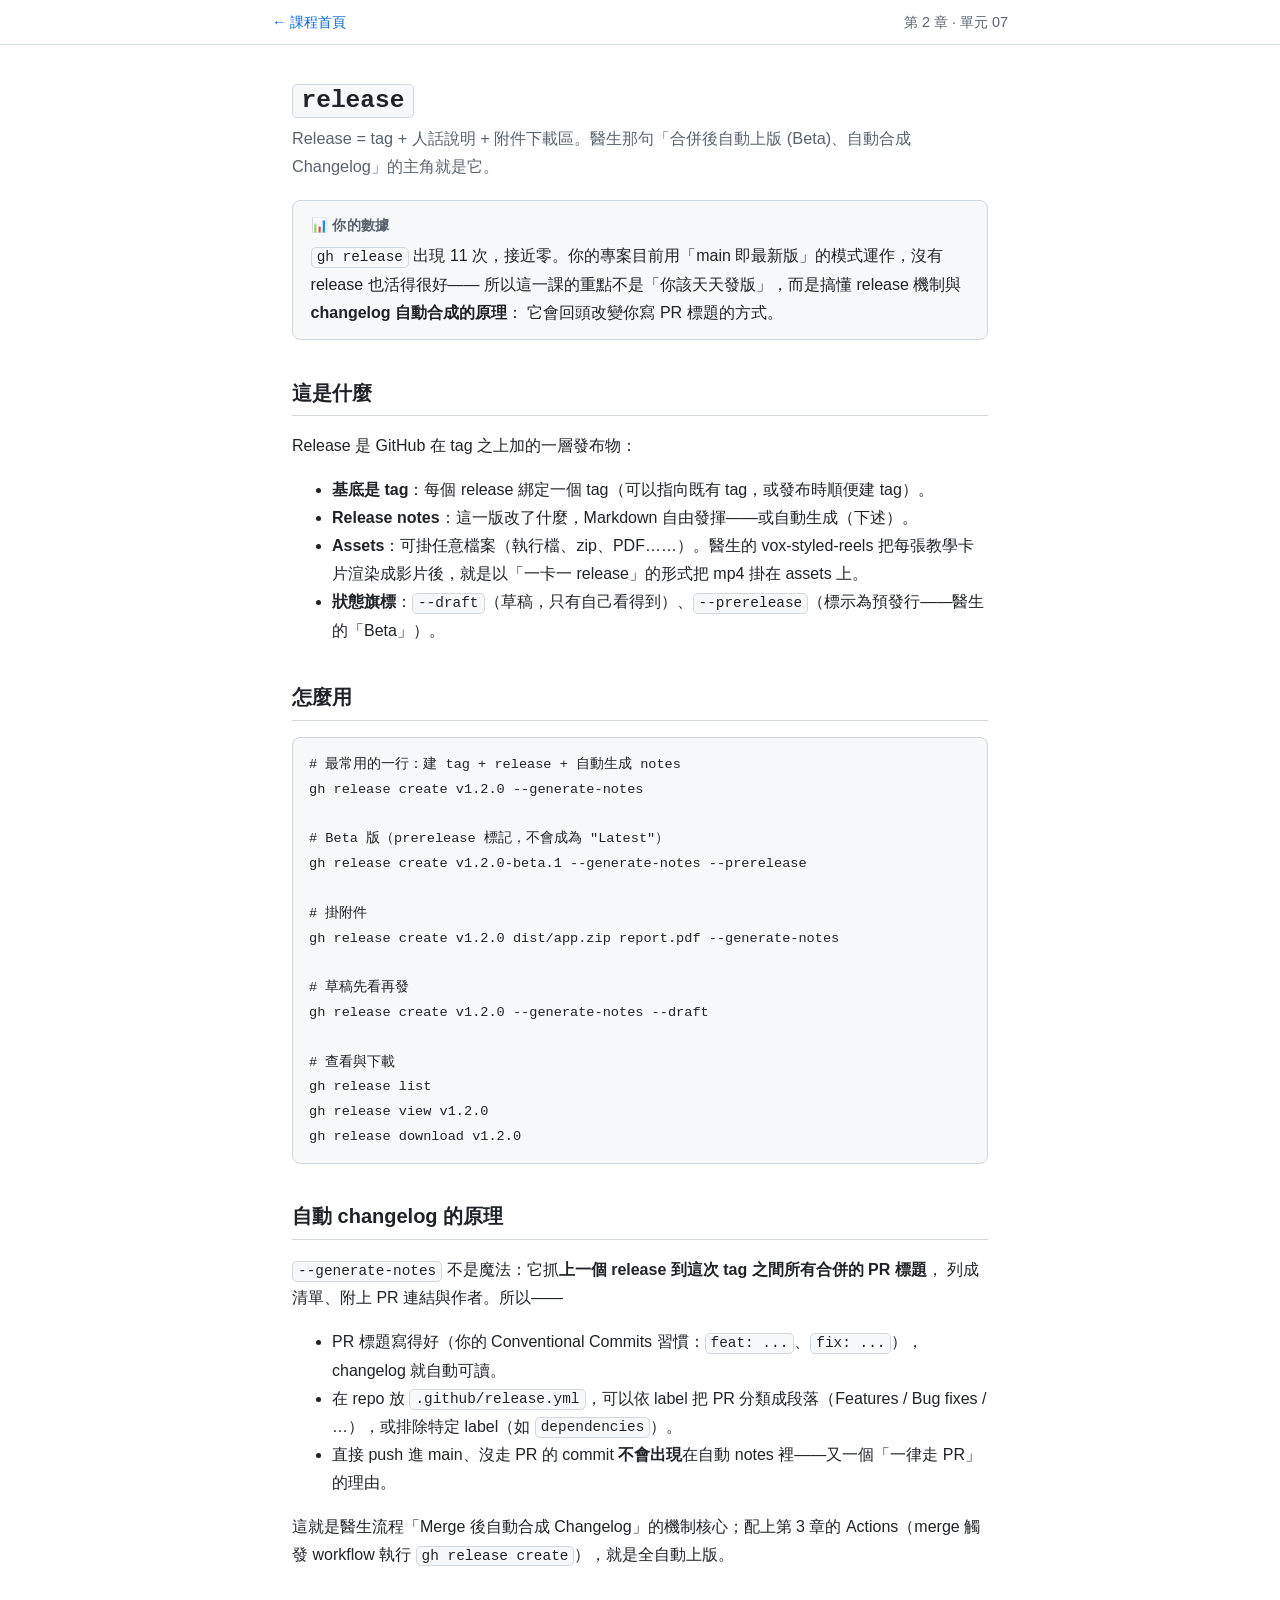
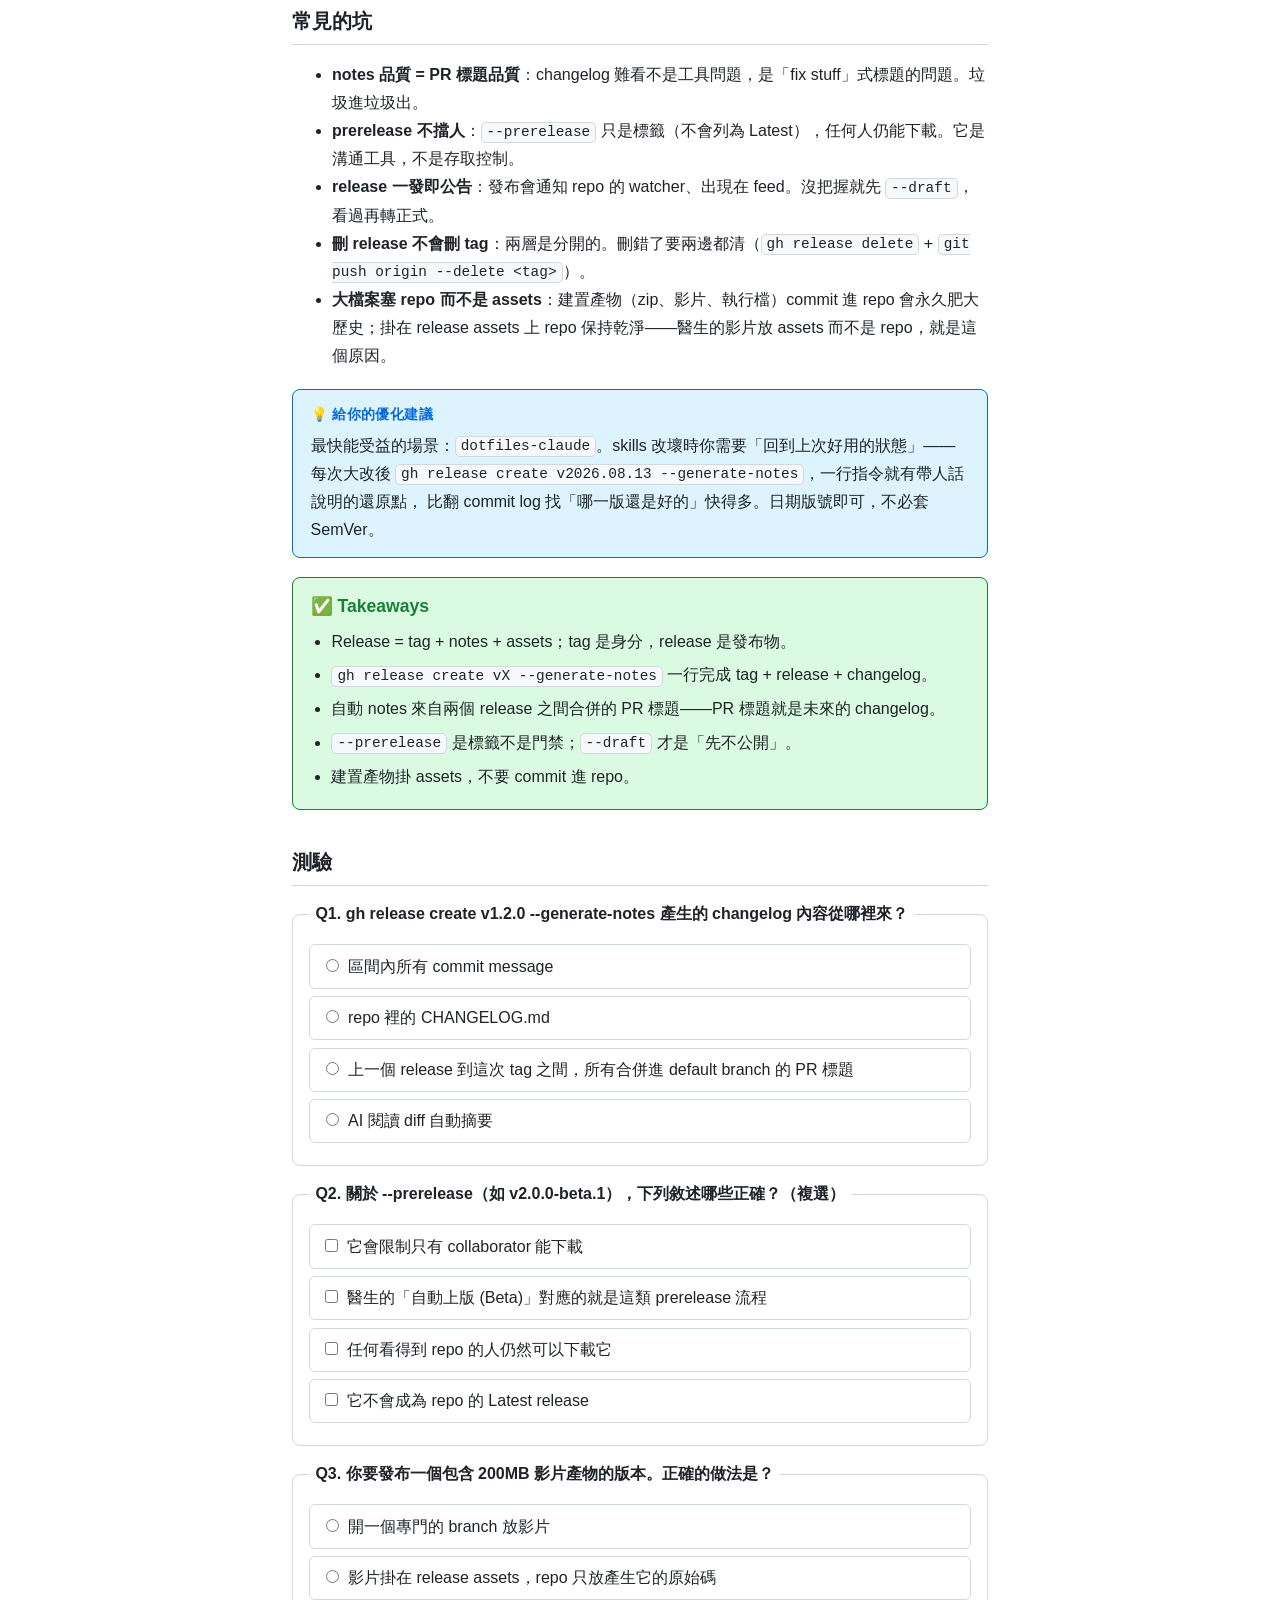
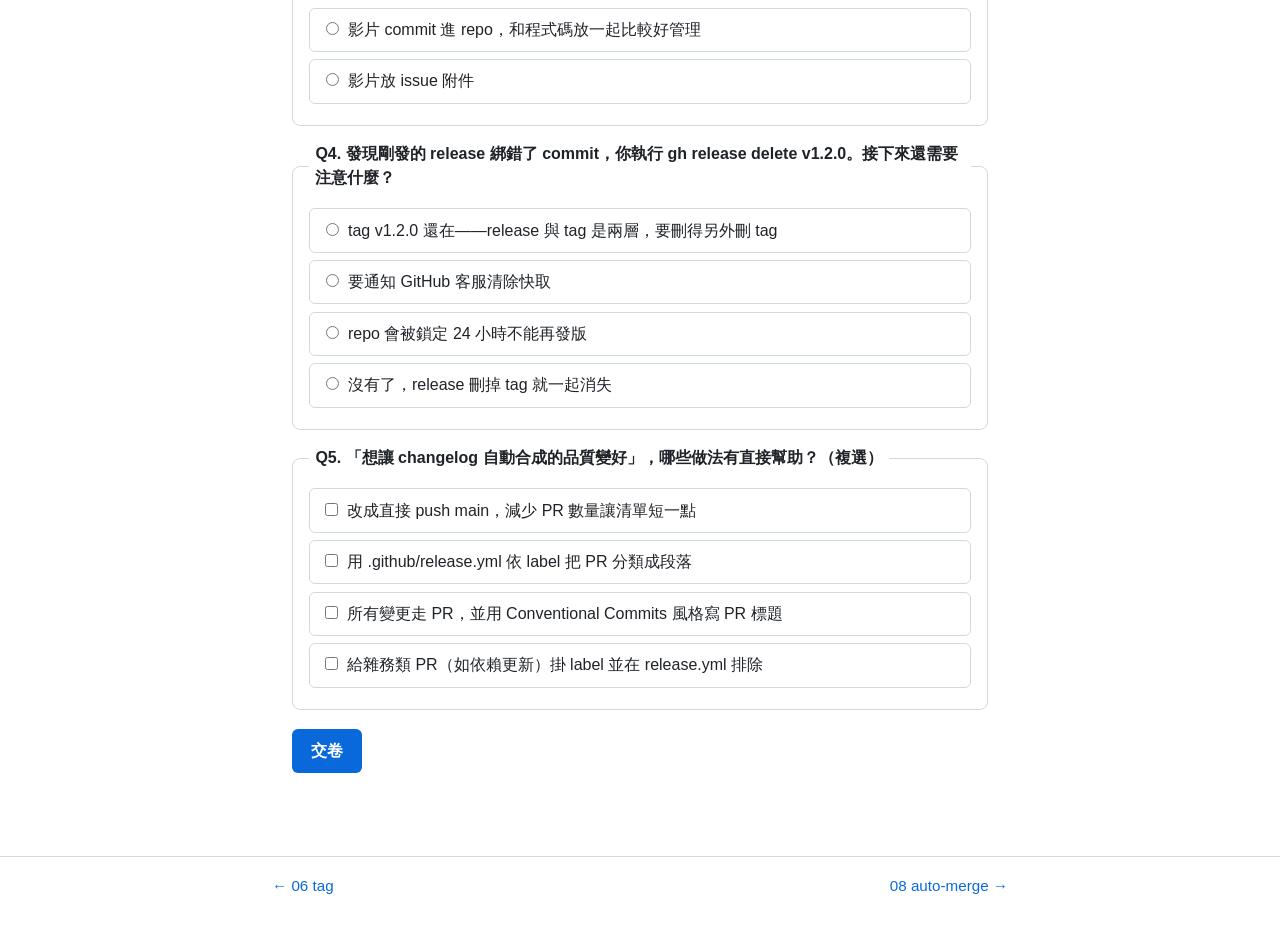
<file: units/07-release.html>
<!doctype html>
<html lang="zh-Hant">
<head>
<meta charset="utf-8">
<meta name="viewport" content="width=device-width, initial-scale=1">
<title>07 release — GitHub Workflow 課程</title>
<link rel="icon" type="image/svg+xml" href="../assets/favicon.svg">
<link rel="stylesheet" href="../assets/style.css">
</head>
<body>
<header class="site-header">
  <nav><a href="../index.html">← 課程首頁</a><span>第 2 章 · 單元 07</span></nav>
</header>
<main>
<h1><code>release</code></h1>
<p class="unit-tagline">Release = tag + 人話說明 + 附件下載區。醫生那句「合併後自動上版 (Beta)、自動合成 Changelog」的主角就是它。</p>

<section class="stat">
  <span class="stat-title">📊 你的數據</span>
  <code>gh release</code> 出現 11 次，接近零。你的專案目前用「main 即最新版」的模式運作，沒有 release 也活得很好——
  所以這一課的重點不是「你該天天發版」，而是搞懂 release 機制與 <strong>changelog 自動合成的原理</strong>：
  它會回頭改變你寫 PR 標題的方式。
</section>

<h2>這是什麼</h2>
<p>Release 是 GitHub 在 tag 之上加的一層發布物：</p>
<ul>
  <li><strong>基底是 tag</strong>：每個 release 綁定一個 tag（可以指向既有 tag，或發布時順便建 tag）。</li>
  <li><strong>Release notes</strong>：這一版改了什麼，Markdown 自由發揮——或自動生成（下述）。</li>
  <li><strong>Assets</strong>：可掛任意檔案（執行檔、zip、PDF……）。醫生的 vox-styled-reels 把每張教學卡片渲染成影片後，就是以「一卡一 release」的形式把 mp4 掛在 assets 上。</li>
  <li><strong>狀態旗標</strong>：<code>--draft</code>（草稿，只有自己看得到）、<code>--prerelease</code>（標示為預發行——醫生的「Beta」）。</li>
</ul>

<h2>怎麼用</h2>
<pre><code># 最常用的一行：建 tag + release + 自動生成 notes
gh release create v1.2.0 --generate-notes

# Beta 版（prerelease 標記，不會成為 "Latest"）
gh release create v1.2.0-beta.1 --generate-notes --prerelease

# 掛附件
gh release create v1.2.0 dist/app.zip report.pdf --generate-notes

# 草稿先看再發
gh release create v1.2.0 --generate-notes --draft

# 查看與下載
gh release list
gh release view v1.2.0
gh release download v1.2.0</code></pre>

<h2>自動 changelog 的原理</h2>
<p><code>--generate-notes</code> 不是魔法：它抓<strong>上一個 release 到這次 tag 之間所有合併的 PR 標題</strong>，
列成清單、附上 PR 連結與作者。所以——</p>
<ul>
  <li>PR 標題寫得好（你的 Conventional Commits 習慣：<code>feat: ...</code>、<code>fix: ...</code>），changelog 就自動可讀。</li>
  <li>在 repo 放 <code>.github/release.yml</code>，可以依 label 把 PR 分類成段落（Features / Bug fixes / …），或排除特定 label（如 <code>dependencies</code>）。</li>
  <li>直接 push 進 main、沒走 PR 的 commit <strong>不會出現</strong>在自動 notes 裡——又一個「一律走 PR」的理由。</li>
</ul>
<p>這就是醫生流程「Merge 後自動合成 Changelog」的機制核心；配上第 3 章的 Actions（merge 觸發 workflow 執行
<code>gh release create</code>），就是全自動上版。</p>

<h2>常見的坑</h2>
<ul>
  <li><strong>notes 品質 = PR 標題品質</strong>：changelog 難看不是工具問題，是「fix stuff」式標題的問題。垃圾進垃圾出。</li>
  <li><strong>prerelease 不擋人</strong>：<code>--prerelease</code> 只是標籤（不會列為 Latest），任何人仍能下載。它是溝通工具，不是存取控制。</li>
  <li><strong>release 一發即公告</strong>：發布會通知 repo 的 watcher、出現在 feed。沒把握就先 <code>--draft</code>，看過再轉正式。</li>
  <li><strong>刪 release 不會刪 tag</strong>：兩層是分開的。刪錯了要兩邊都清（<code>gh release delete</code> + <code>git push origin --delete &lt;tag&gt;</code>）。</li>
  <li><strong>大檔案塞 repo 而不是 assets</strong>：建置產物（zip、影片、執行檔）commit 進 repo 會永久肥大歷史；掛在 release assets 上 repo 保持乾淨——醫生的影片放 assets 而不是 repo，就是這個原因。</li>
</ul>

<section class="tip">
  <span class="tip-title">💡 給你的優化建議</span>
  最快能受益的場景：<code>dotfiles-claude</code>。skills 改壞時你需要「回到上次好用的狀態」——
  每次大改後 <code>gh release create v2026.08.13 --generate-notes</code>，一行指令就有帶人話說明的還原點，
  比翻 commit log 找「哪一版還是好的」快得多。日期版號即可，不必套 SemVer。
</section>

<section class="takeaways">
<h2>✅ Takeaways</h2>
<ul>
  <li>Release = tag + notes + assets；tag 是身分，release 是發布物。</li>
  <li><code>gh release create vX --generate-notes</code> 一行完成 tag + release + changelog。</li>
  <li>自動 notes 來自兩個 release 之間合併的 PR 標題——PR 標題就是未來的 changelog。</li>
  <li><code>--prerelease</code> 是標籤不是門禁；<code>--draft</code> 才是「先不公開」。</li>
  <li>建置產物掛 assets，不要 commit 進 repo。</li>
</ul>
</section>

<h2>測驗</h2>
<div id="quiz"></div>
</main>
<footer class="unit-nav"><div class="inner">
  <a href="06-tag.html">← 06 tag</a>
  <a href="08-auto-merge.html">08 auto-merge →</a>
</div></footer>
<script type="application/json" id="quiz-data">
{
  "unit": "07-release",
  "questions": [
    {
      "q": "gh release create v1.2.0 --generate-notes 產生的 changelog 內容從哪裡來？",
      "type": "single",
      "options": [
        {"t": "上一個 release 到這次 tag 之間，所有合併進 default branch 的 PR 標題", "correct": true, "why": "正解。所以 PR 標題品質直接決定 changelog 品質，直接 push 的 commit 不會出現。"},
        {"t": "AI 閱讀 diff 自動摘要", "correct": false, "why": "--generate-notes 是規則式的（PR 標題清單），不是 AI 摘要。"},
        {"t": "區間內所有 commit message", "correct": false, "why": "單位是 PR 不是 commit——squash 流程下兩者剛好一致，但機制讀的是 PR。"},
        {"t": "repo 裡的 CHANGELOG.md", "correct": false, "why": "方向相反：generate-notes 是產生內容，不是讀取既有檔案。"}
      ]
    },
    {
      "q": "關於 --prerelease（如 v2.0.0-beta.1），下列敘述哪些正確？",
      "type": "multi",
      "options": [
        {"t": "它不會成為 repo 的 Latest release", "correct": true, "why": "正解。Latest 只從正式 release 中選，這是 beta 不干擾正式使用者的機制。"},
        {"t": "任何看得到 repo 的人仍然可以下載它", "correct": true, "why": "正解。prerelease 是溝通標籤，不是存取控制。"},
        {"t": "它會限制只有 collaborator 能下載", "correct": false, "why": "沒有這種功能；要限制存取只能靠 repo 本身的可見性。"},
        {"t": "醫生的「自動上版 (Beta)」對應的就是這類 prerelease 流程", "correct": true, "why": "正解。merge 觸發自動化發 beta 版，穩定後再轉正式版。"}
      ]
    },
    {
      "q": "你要發布一個包含 200MB 影片產物的版本。正確的做法是？",
      "type": "single",
      "options": [
        {"t": "影片掛在 release assets，repo 只放產生它的原始碼", "correct": true, "why": "正解。commit 大檔會永久肥大 git 歷史（每個 clone 都得拖著它）；assets 掛在發布層，repo 保持乾淨。"},
        {"t": "影片 commit 進 repo，和程式碼放一起比較好管理", "correct": false, "why": "200MB 進歷史就出不去了（改寫歷史代價極高），而且 GitHub 對單檔 >100MB 直接拒收。"},
        {"t": "開一個專門的 branch 放影片", "correct": false, "why": "branch 共享同一個物件庫，歷史一樣肥大。"},
        {"t": "影片放 issue 附件", "correct": false, "why": "issue 附件沒有版本綁定，也不是為發布物設計的。"}
      ]
    },
    {
      "q": "發現剛發的 release 綁錯了 commit，你執行 gh release delete v1.2.0。接下來還需要注意什麼？",
      "type": "single",
      "options": [
        {"t": "tag v1.2.0 還在——release 與 tag 是兩層，要刪得另外刪 tag", "correct": true, "why": "正解。gh release delete 預設不動 tag；tag 留著的話，重發同版號會綁回同一個錯的 commit。"},
        {"t": "沒有了，release 刪掉 tag 就一起消失", "correct": false, "why": "兩層獨立；這正是這題要考的誤解。"},
        {"t": "要通知 GitHub 客服清除快取", "correct": false, "why": "沒有這種流程。"},
        {"t": "repo 會被鎖定 24 小時不能再發版", "correct": false, "why": "沒有這種限制。"}
      ]
    },
    {
      "q": "「想讓 changelog 自動合成的品質變好」，哪些做法有直接幫助？",
      "type": "multi",
      "options": [
        {"t": "所有變更走 PR，並用 Conventional Commits 風格寫 PR 標題", "correct": true, "why": "正解。notes 的素材就是 PR 標題；feat:/fix: 前綴讓清單一眼可讀。"},
        {"t": "用 .github/release.yml 依 label 把 PR 分類成段落", "correct": true, "why": "正解。Features / Bug fixes 分段就是這個檔案在控制。"},
        {"t": "給雜務類 PR（如依賴更新）掛 label 並在 release.yml 排除", "correct": true, "why": "正解。把雜訊擋在 changelog 外，讀者只看到有意義的變更。"},
        {"t": "改成直接 push main，減少 PR 數量讓清單短一點", "correct": false, "why": "直接 push 的變更會從自動 notes 裡消失——changelog 短了，但也不完整了。"}
      ]
    }
  ]
}
</script>
<script src="../assets/quiz.js"></script>
</body>
</html>
</file>
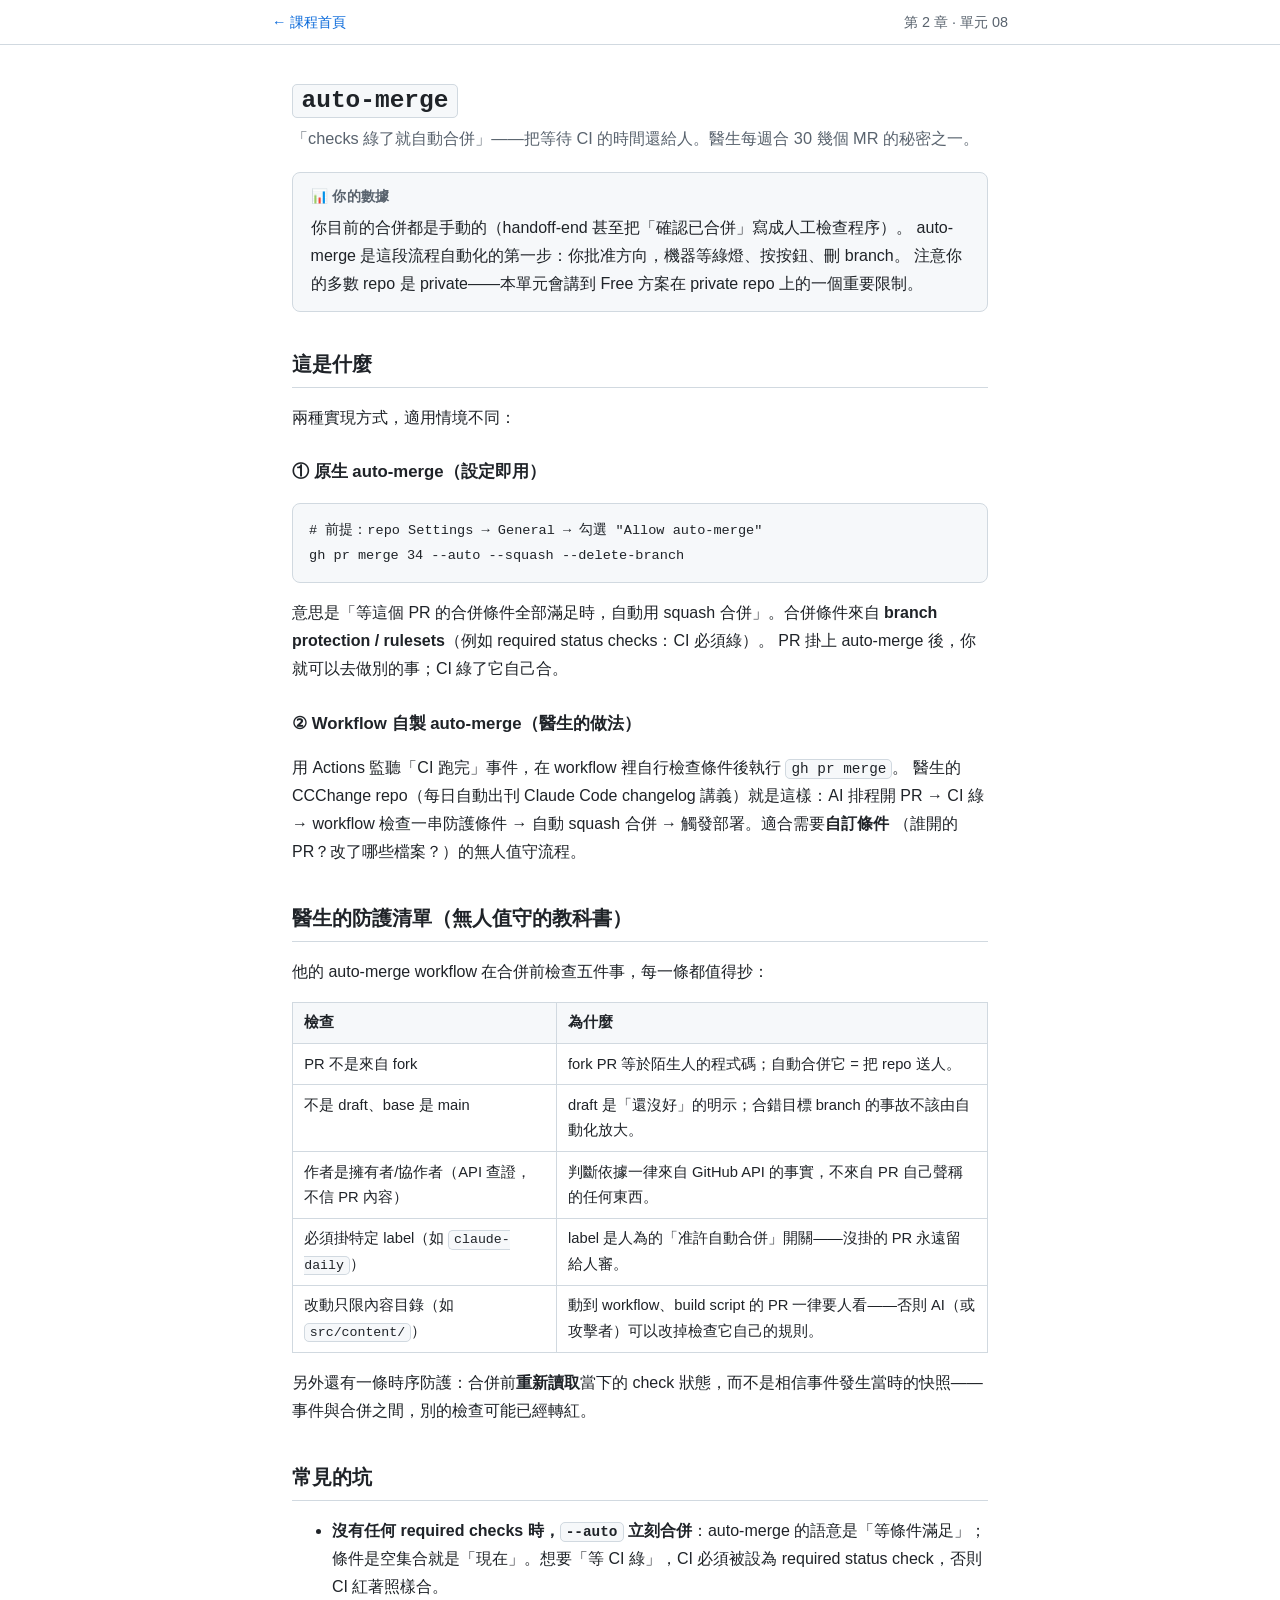
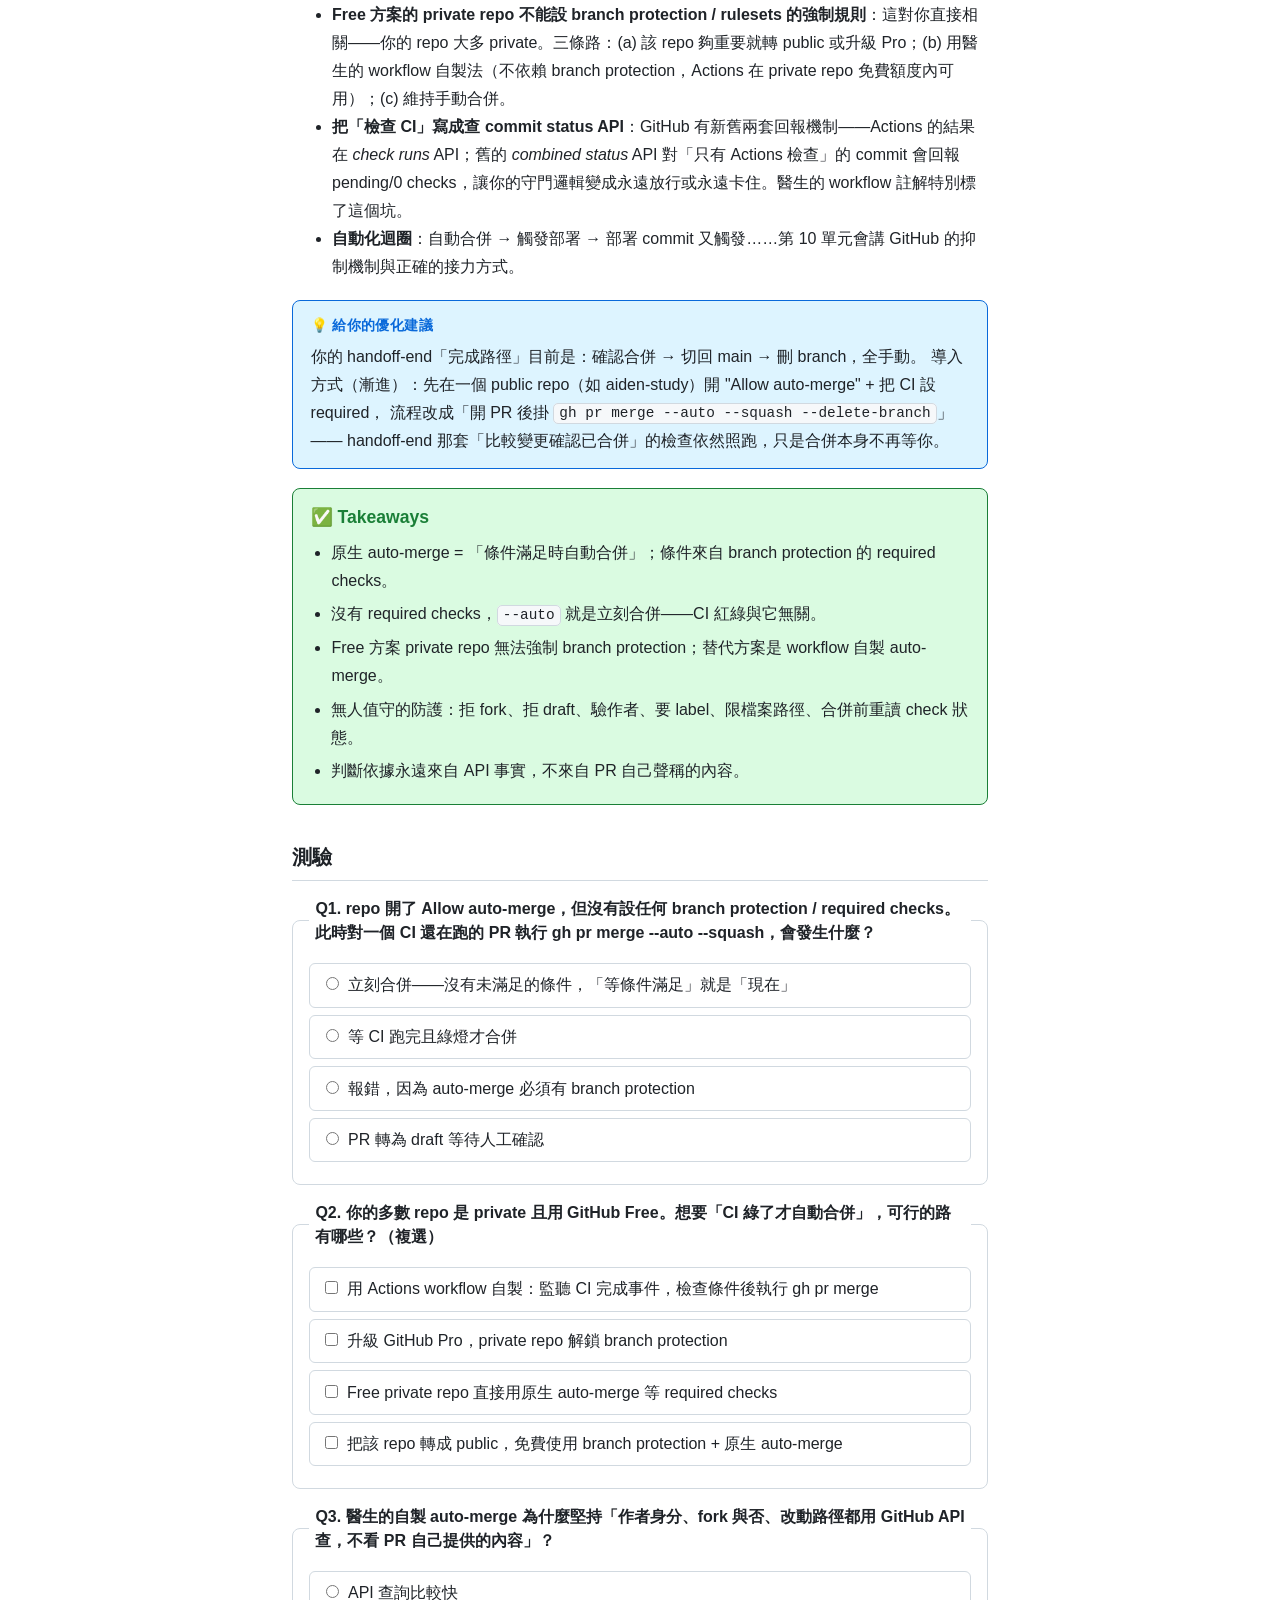
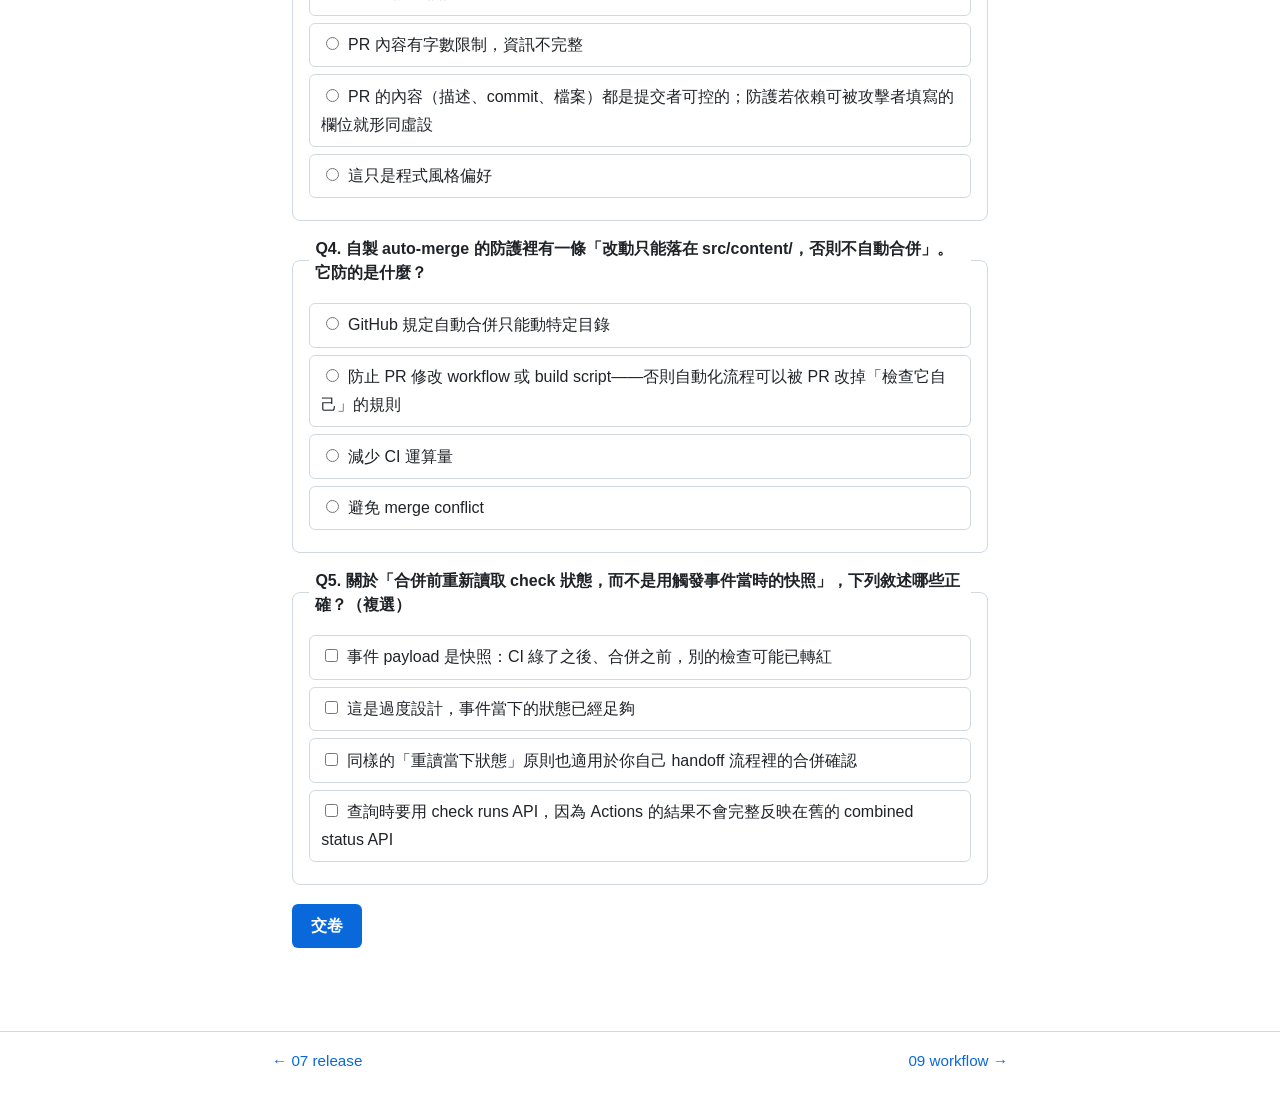
<file: units/08-auto-merge.html>
<!doctype html>
<html lang="zh-Hant">
<head>
<meta charset="utf-8">
<meta name="viewport" content="width=device-width, initial-scale=1">
<title>08 auto-merge — GitHub Workflow 課程</title>
<link rel="icon" type="image/svg+xml" href="../assets/favicon.svg">
<link rel="stylesheet" href="../assets/style.css">
</head>
<body>
<header class="site-header">
  <nav><a href="../index.html">← 課程首頁</a><span>第 2 章 · 單元 08</span></nav>
</header>
<main>
<h1><code>auto-merge</code></h1>
<p class="unit-tagline">「checks 綠了就自動合併」——把等待 CI 的時間還給人。醫生每週合 30 幾個 MR 的秘密之一。</p>

<section class="stat">
  <span class="stat-title">📊 你的數據</span>
  你目前的合併都是手動的（handoff-end 甚至把「確認已合併」寫成人工檢查程序）。
  auto-merge 是這段流程自動化的第一步：你批准方向，機器等綠燈、按按鈕、刪 branch。
  注意你的多數 repo 是 private——本單元會講到 Free 方案在 private repo 上的一個重要限制。
</section>

<h2>這是什麼</h2>
<p>兩種實現方式，適用情境不同：</p>
<h3>① 原生 auto-merge（設定即用）</h3>
<pre><code># 前提：repo Settings → General → 勾選 "Allow auto-merge"
gh pr merge 34 --auto --squash --delete-branch</code></pre>
<p>意思是「等這個 PR 的合併條件全部滿足時，自動用 squash 合併」。合併條件來自
<strong>branch protection / rulesets</strong>（例如 required status checks：CI 必須綠）。
PR 掛上 auto-merge 後，你就可以去做別的事；CI 綠了它自己合。</p>
<h3>② Workflow 自製 auto-merge（醫生的做法）</h3>
<p>用 Actions 監聽「CI 跑完」事件，在 workflow 裡自行檢查條件後執行 <code>gh pr merge</code>。
醫生的 CCChange repo（每日自動出刊 Claude Code changelog 講義）就是這樣：AI 排程開 PR →
CI 綠 → workflow 檢查一串防護條件 → 自動 squash 合併 → 觸發部署。適合需要<strong>自訂條件</strong>
（誰開的 PR？改了哪些檔案？）的無人值守流程。</p>

<h2>醫生的防護清單（無人值守的教科書）</h2>
<p>他的 auto-merge workflow 在合併前檢查五件事，每一條都值得抄：</p>
<table>
  <tr><th>檢查</th><th>為什麼</th></tr>
  <tr><td>PR 不是來自 fork</td><td>fork PR 等於陌生人的程式碼；自動合併它 = 把 repo 送人。</td></tr>
  <tr><td>不是 draft、base 是 main</td><td>draft 是「還沒好」的明示；合錯目標 branch 的事故不該由自動化放大。</td></tr>
  <tr><td>作者是擁有者/協作者（API 查證，不信 PR 內容）</td><td>判斷依據一律來自 GitHub API 的事實，不來自 PR 自己聲稱的任何東西。</td></tr>
  <tr><td>必須掛特定 label（如 <code>claude-daily</code>）</td><td>label 是人為的「准許自動合併」開關——沒掛的 PR 永遠留給人審。</td></tr>
  <tr><td>改動只限內容目錄（如 <code>src/content/</code>）</td><td>動到 workflow、build script 的 PR 一律要人看——否則 AI（或攻擊者）可以改掉檢查它自己的規則。</td></tr>
</table>
<p>另外還有一條時序防護：合併前<strong>重新讀取</strong>當下的 check 狀態，而不是相信事件發生當時的快照——
事件與合併之間，別的檢查可能已經轉紅。</p>

<h2>常見的坑</h2>
<ul>
  <li><strong>沒有任何 required checks 時，<code>--auto</code> 立刻合併</strong>：auto-merge 的語意是「等條件滿足」；條件是空集合就是「現在」。想要「等 CI 綠」，CI 必須被設為 required status check，否則 CI 紅著照樣合。</li>
  <li><strong>Free 方案的 private repo 不能設 branch protection / rulesets 的強制規則</strong>：這對你直接相關——你的 repo 大多 private。三條路：(a) 該 repo 夠重要就轉 public 或升級 Pro；(b) 用醫生的 workflow 自製法（不依賴 branch protection，Actions 在 private repo 免費額度內可用）；(c) 維持手動合併。</li>
  <li><strong>把「檢查 CI」寫成查 commit status API</strong>：GitHub 有新舊兩套回報機制——Actions 的結果在 <em>check runs</em> API；舊的 <em>combined status</em> API 對「只有 Actions 檢查」的 commit 會回報 pending/0 checks，讓你的守門邏輯變成永遠放行或永遠卡住。醫生的 workflow 註解特別標了這個坑。</li>
  <li><strong>自動化迴圈</strong>：自動合併 → 觸發部署 → 部署 commit 又觸發……第 10 單元會講 GitHub 的抑制機制與正確的接力方式。</li>
</ul>

<section class="tip">
  <span class="tip-title">💡 給你的優化建議</span>
  你的 handoff-end「完成路徑」目前是：確認合併 → 切回 main → 刪 branch，全手動。
  導入方式（漸進）：先在一個 public repo（如 aiden-study）開 "Allow auto-merge" + 把 CI 設 required，
  流程改成「開 PR 後掛 <code>gh pr merge --auto --squash --delete-branch</code>」——
  handoff-end 那套「比較變更確認已合併」的檢查依然照跑，只是合併本身不再等你。
</section>

<section class="takeaways">
<h2>✅ Takeaways</h2>
<ul>
  <li>原生 auto-merge = 「條件滿足時自動合併」；條件來自 branch protection 的 required checks。</li>
  <li>沒有 required checks，<code>--auto</code> 就是立刻合併——CI 紅綠與它無關。</li>
  <li>Free 方案 private repo 無法強制 branch protection；替代方案是 workflow 自製 auto-merge。</li>
  <li>無人值守的防護：拒 fork、拒 draft、驗作者、要 label、限檔案路徑、合併前重讀 check 狀態。</li>
  <li>判斷依據永遠來自 API 事實，不來自 PR 自己聲稱的內容。</li>
</ul>
</section>

<h2>測驗</h2>
<div id="quiz"></div>
</main>
<footer class="unit-nav"><div class="inner">
  <a href="07-release.html">← 07 release</a>
  <a href="09-workflow.html">09 workflow →</a>
</div></footer>
<script type="application/json" id="quiz-data">
{
  "unit": "08-auto-merge",
  "questions": [
    {
      "q": "repo 開了 Allow auto-merge，但沒有設任何 branch protection / required checks。此時對一個 CI 還在跑的 PR 執行 gh pr merge --auto --squash，會發生什麼？",
      "type": "single",
      "options": [
        {"t": "立刻合併——沒有未滿足的條件，「等條件滿足」就是「現在」", "correct": true, "why": "正解。auto-merge 等的是 required 條件；CI 沒被設為 required 就不在等待清單上，紅綠都無關。"},
        {"t": "等 CI 跑完且綠燈才合併", "correct": false, "why": "只有把該 CI 設為 required status check 才會等它——這是 auto-merge 最容易誤解的地方。"},
        {"t": "報錯，因為 auto-merge 必須有 branch protection", "correct": false, "why": "不會報錯；它只是沒有東西可等。"},
        {"t": "PR 轉為 draft 等待人工確認", "correct": false, "why": "沒有這種行為。"}
      ]
    },
    {
      "q": "你的多數 repo 是 private 且用 GitHub Free。想要「CI 綠了才自動合併」，可行的路有哪些？",
      "type": "multi",
      "options": [
        {"t": "用 Actions workflow 自製：監聽 CI 完成事件，檢查條件後執行 gh pr merge", "correct": true, "why": "正解。醫生的做法；不依賴 branch protection，private repo 每月免費額度內可用。"},
        {"t": "把該 repo 轉成 public，免費使用 branch protection + 原生 auto-merge", "correct": true, "why": "正解。內容不敏感的 repo 這是最省事的路。"},
        {"t": "升級 GitHub Pro，private repo 解鎖 branch protection", "correct": true, "why": "正解。花錢換設定即用。"},
        {"t": "Free private repo 直接用原生 auto-merge 等 required checks", "correct": false, "why": "Free 方案的 private repo 設不了強制性的 required checks，「等綠燈」無從談起。"}
      ]
    },
    {
      "q": "醫生的自製 auto-merge 為什麼堅持「作者身分、fork 與否、改動路徑都用 GitHub API 查，不看 PR 自己提供的內容」？",
      "type": "single",
      "options": [
        {"t": "PR 的內容（描述、commit、檔案）都是提交者可控的；防護若依賴可被攻擊者填寫的欄位就形同虛設", "correct": true, "why": "正解。無人值守系統的判斷依據必須來自平台事實（API），不能來自被審查對象的自我聲明。"},
        {"t": "API 查詢比較快", "correct": false, "why": "速度差異不是重點，可信度才是。"},
        {"t": "PR 內容有字數限制，資訊不完整", "correct": false, "why": "與字數無關。"},
        {"t": "這只是程式風格偏好", "correct": false, "why": "這是安全設計原則，不是風格。"}
      ]
    },
    {
      "q": "自製 auto-merge 的防護裡有一條「改動只能落在 src/content/，否則不自動合併」。它防的是什麼？",
      "type": "single",
      "options": [
        {"t": "防止 PR 修改 workflow 或 build script——否則自動化流程可以被 PR 改掉「檢查它自己」的規則", "correct": true, "why": "正解。能動 CI 設定的 PR 若被自動合併，整套防護就能被繞過；這類 PR 必須留給人審。"},
        {"t": "減少 CI 運算量", "correct": false, "why": "路徑限制是安全邊界，不是效能優化。"},
        {"t": "避免 merge conflict", "correct": false, "why": "衝突與否由 Git 判定，與這條防護無關。"},
        {"t": "GitHub 規定自動合併只能動特定目錄", "correct": false, "why": "GitHub 沒有這種規定，是醫生自己設的邊界。"}
      ]
    },
    {
      "q": "關於「合併前重新讀取 check 狀態，而不是用觸發事件當時的快照」，下列敘述哪些正確？",
      "type": "multi",
      "options": [
        {"t": "事件 payload 是快照：CI 綠了之後、合併之前，別的檢查可能已轉紅", "correct": true, "why": "正解。時間差就是風險窗口，決策前重讀當下狀態。"},
        {"t": "查詢時要用 check runs API，因為 Actions 的結果不會完整反映在舊的 combined status API", "correct": true, "why": "正解。對只有 Actions 檢查的 commit，combined status 會回 pending/0——守門邏輯會被架空。"},
        {"t": "這是過度設計，事件當下的狀態已經足夠", "correct": false, "why": "多 workflow 並行時各自完成時間不同，快照決策會放行「部分綠」的 PR。"},
        {"t": "同樣的「重讀當下狀態」原則也適用於你自己 handoff 流程裡的合併確認", "correct": true, "why": "正解。你的 skill 已要求 fetch --prune 後再確認——同一個原則：決策用最新事實，不用記憶。"}
      ]
    }
  ]
}
</script>
<script src="../assets/quiz.js"></script>
</body>
</html>
</file>
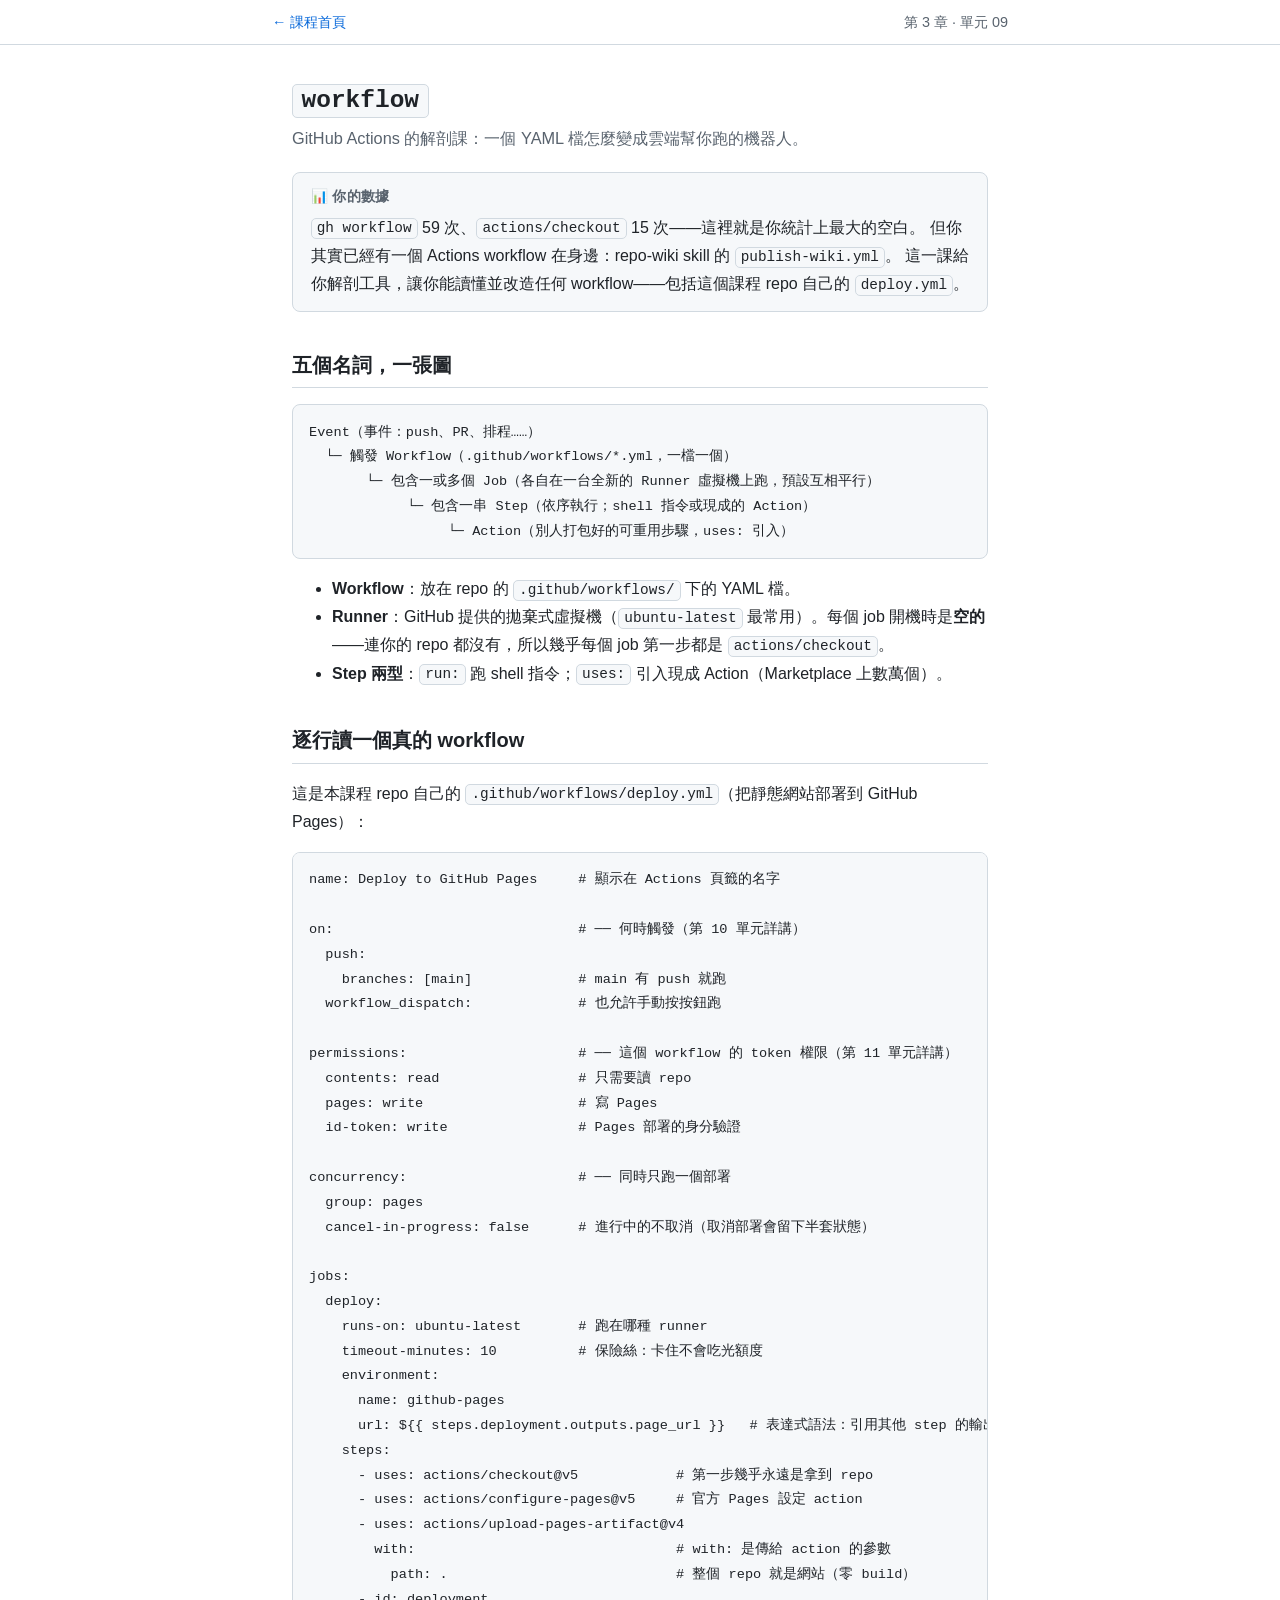
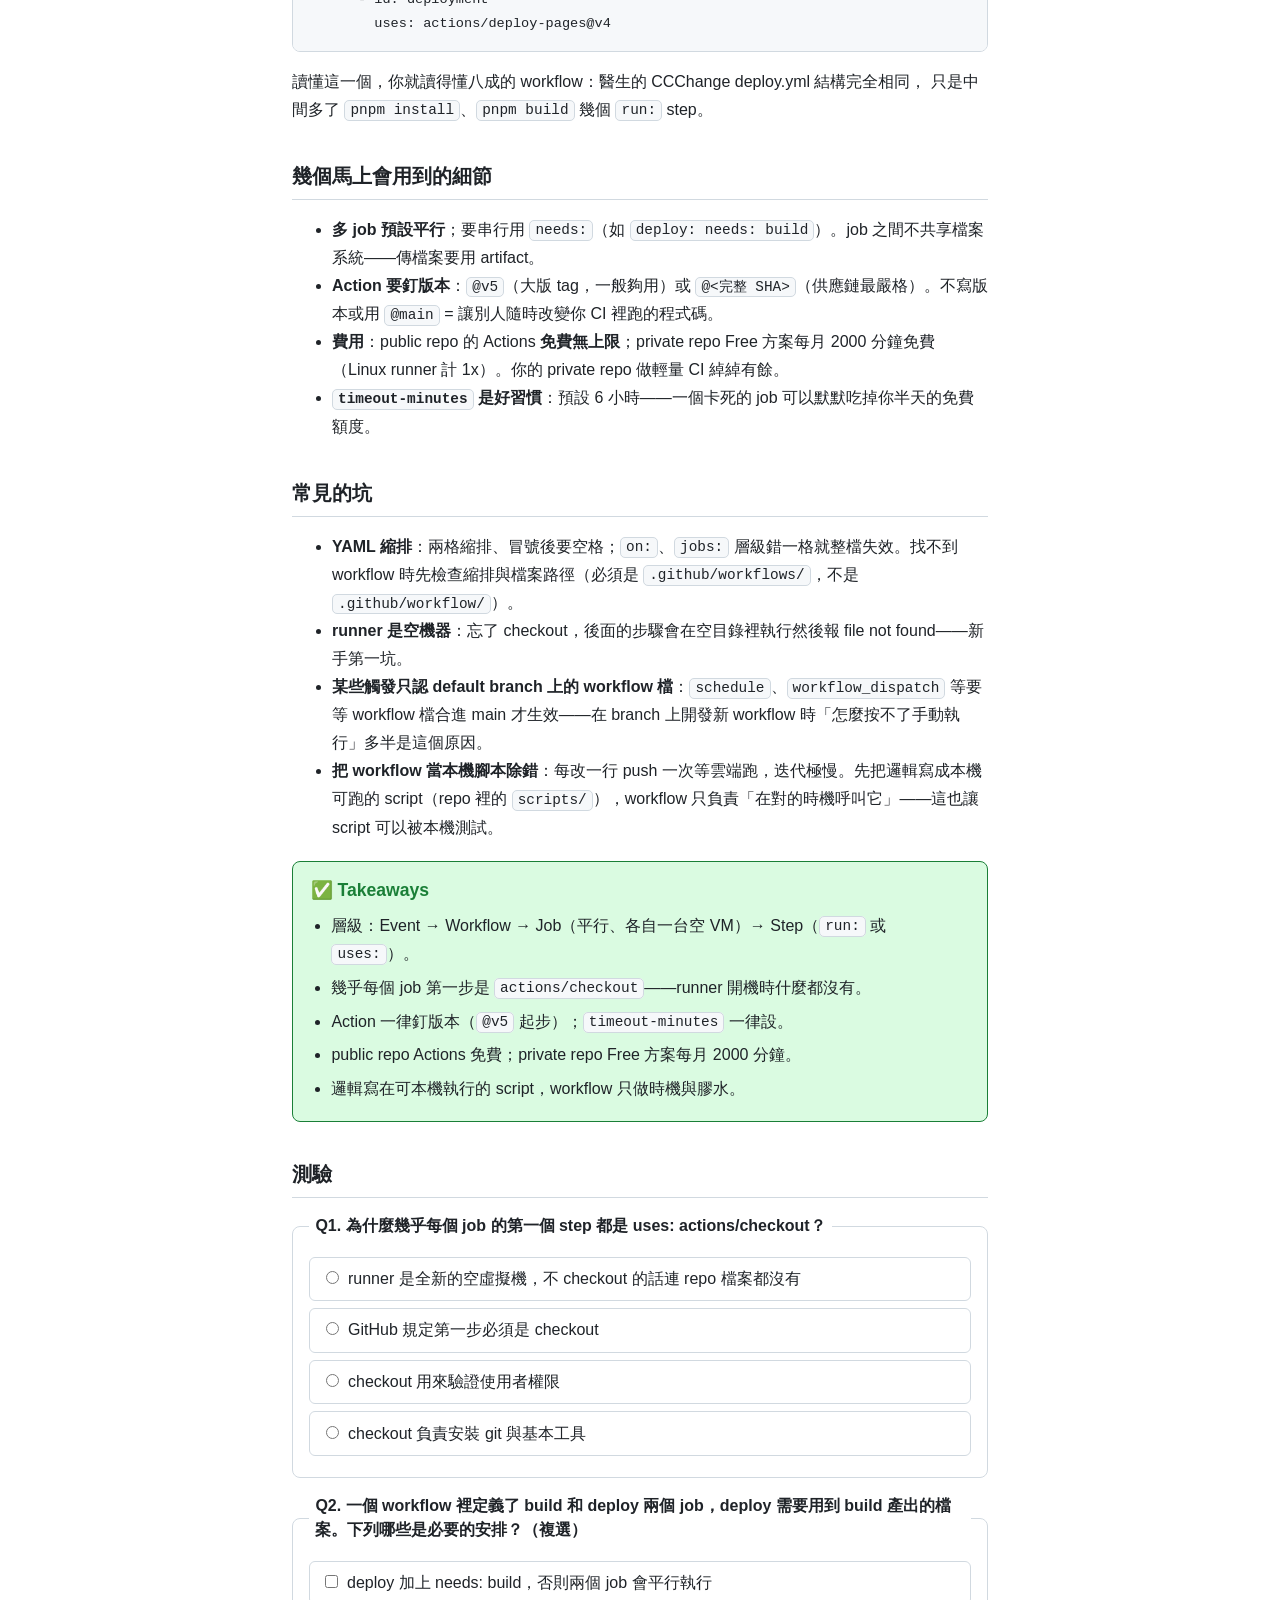
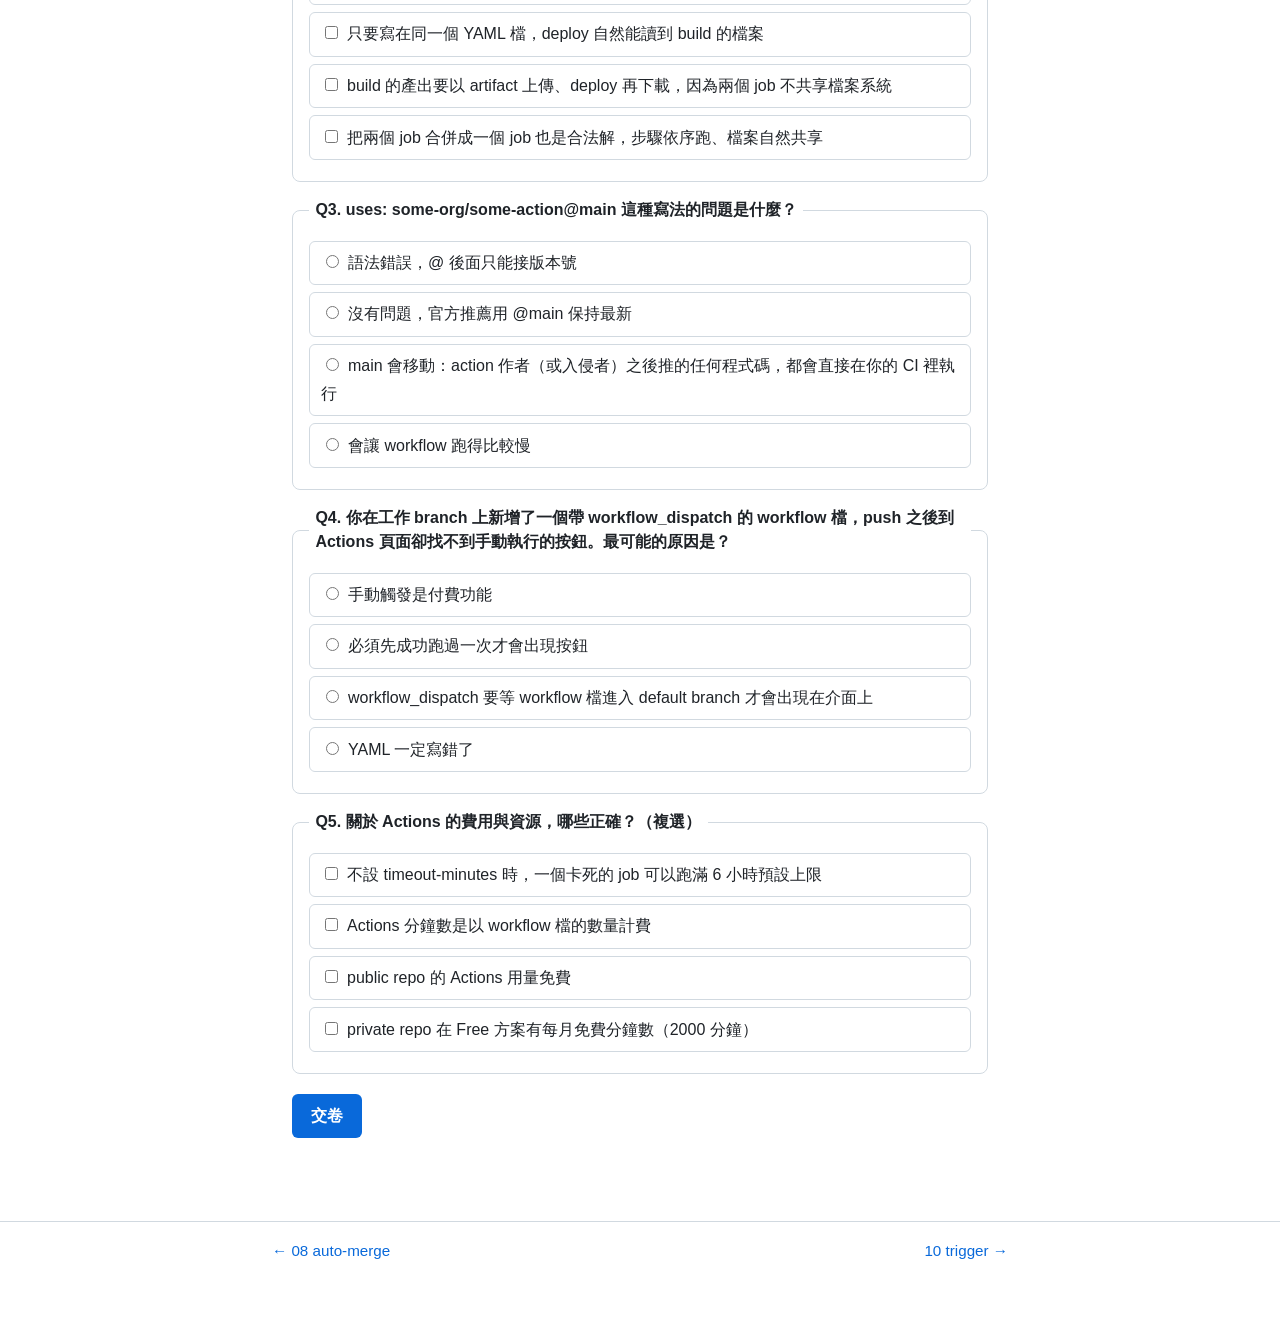
<file: units/09-workflow.html>
<!doctype html>
<html lang="zh-Hant">
<head>
<meta charset="utf-8">
<meta name="viewport" content="width=device-width, initial-scale=1">
<title>09 workflow — GitHub Workflow 課程</title>
<link rel="icon" type="image/svg+xml" href="../assets/favicon.svg">
<link rel="stylesheet" href="../assets/style.css">
</head>
<body>
<header class="site-header">
  <nav><a href="../index.html">← 課程首頁</a><span>第 3 章 · 單元 09</span></nav>
</header>
<main>
<h1><code>workflow</code></h1>
<p class="unit-tagline">GitHub Actions 的解剖課：一個 YAML 檔怎麼變成雲端幫你跑的機器人。</p>

<section class="stat">
  <span class="stat-title">📊 你的數據</span>
  <code>gh workflow</code> 59 次、<code>actions/checkout</code> 15 次——這裡就是你統計上最大的空白。
  但你其實已經有一個 Actions workflow 在身邊：repo-wiki skill 的 <code>publish-wiki.yml</code>。
  這一課給你解剖工具，讓你能讀懂並改造任何 workflow——包括這個課程 repo 自己的 <code>deploy.yml</code>。
</section>

<h2>五個名詞，一張圖</h2>
<pre><code>Event（事件：push、PR、排程……）
  └─ 觸發 Workflow（.github/workflows/*.yml，一檔一個）
       └─ 包含一或多個 Job（各自在一台全新的 Runner 虛擬機上跑，預設互相平行）
            └─ 包含一串 Step（依序執行；shell 指令或現成的 Action）
                 └─ Action（別人打包好的可重用步驟，uses: 引入）</code></pre>
<ul>
  <li><strong>Workflow</strong>：放在 repo 的 <code>.github/workflows/</code> 下的 YAML 檔。</li>
  <li><strong>Runner</strong>：GitHub 提供的拋棄式虛擬機（<code>ubuntu-latest</code> 最常用）。每個 job 開機時是<strong>空的</strong>——連你的 repo 都沒有，所以幾乎每個 job 第一步都是 <code>actions/checkout</code>。</li>
  <li><strong>Step 兩型</strong>：<code>run:</code> 跑 shell 指令；<code>uses:</code> 引入現成 Action（Marketplace 上數萬個）。</li>
</ul>

<h2>逐行讀一個真的 workflow</h2>
<p>這是本課程 repo 自己的 <code>.github/workflows/deploy.yml</code>（把靜態網站部署到 GitHub Pages）：</p>
<pre><code>name: Deploy to GitHub Pages     # 顯示在 Actions 頁籤的名字

on:                              # ── 何時觸發（第 10 單元詳講）
  push:
    branches: [main]             # main 有 push 就跑
  workflow_dispatch:             # 也允許手動按按鈕跑

permissions:                     # ── 這個 workflow 的 token 權限（第 11 單元詳講）
  contents: read                 # 只需要讀 repo
  pages: write                   # 寫 Pages
  id-token: write                # Pages 部署的身分驗證

concurrency:                     # ── 同時只跑一個部署
  group: pages
  cancel-in-progress: false      # 進行中的不取消（取消部署會留下半套狀態）

jobs:
  deploy:
    runs-on: ubuntu-latest       # 跑在哪種 runner
    timeout-minutes: 10          # 保險絲：卡住不會吃光額度
    environment:
      name: github-pages
      url: ${{ steps.deployment.outputs.page_url }}   # 表達式語法：引用其他 step 的輸出
    steps:
      - uses: actions/checkout@v5            # 第一步幾乎永遠是拿到 repo
      - uses: actions/configure-pages@v5     # 官方 Pages 設定 action
      - uses: actions/upload-pages-artifact@v4
        with:                                # with: 是傳給 action 的參數
          path: .                            # 整個 repo 就是網站（零 build）
      - id: deployment
        uses: actions/deploy-pages@v4</code></pre>
<p>讀懂這一個，你就讀得懂八成的 workflow：醫生的 CCChange deploy.yml 結構完全相同，
只是中間多了 <code>pnpm install</code>、<code>pnpm build</code> 幾個 <code>run:</code> step。</p>

<h2>幾個馬上會用到的細節</h2>
<ul>
  <li><strong>多 job 預設平行</strong>；要串行用 <code>needs:</code>（如 <code>deploy: needs: build</code>）。job 之間不共享檔案系統——傳檔案要用 artifact。</li>
  <li><strong>Action 要釘版本</strong>：<code>@v5</code>（大版 tag，一般夠用）或 <code>@&lt;完整 SHA&gt;</code>（供應鏈最嚴格）。不寫版本或用 <code>@main</code> = 讓別人隨時改變你 CI 裡跑的程式碼。</li>
  <li><strong>費用</strong>：public repo 的 Actions <strong>免費無上限</strong>；private repo Free 方案每月 2000 分鐘免費（Linux runner 計 1x）。你的 private repo 做輕量 CI 綽綽有餘。</li>
  <li><strong><code>timeout-minutes</code> 是好習慣</strong>：預設 6 小時——一個卡死的 job 可以默默吃掉你半天的免費額度。</li>
</ul>

<h2>常見的坑</h2>
<ul>
  <li><strong>YAML 縮排</strong>：兩格縮排、冒號後要空格；<code>on:</code>、<code>jobs:</code> 層級錯一格就整檔失效。找不到 workflow 時先檢查縮排與檔案路徑（必須是 <code>.github/workflows/</code>，不是 <code>.github/workflow/</code>）。</li>
  <li><strong>runner 是空機器</strong>：忘了 checkout，後面的步驟會在空目錄裡執行然後報 file not found——新手第一坑。</li>
  <li><strong>某些觸發只認 default branch 上的 workflow 檔</strong>：<code>schedule</code>、<code>workflow_dispatch</code> 等要等 workflow 檔合進 main 才生效——在 branch 上開發新 workflow 時「怎麼按不了手動執行」多半是這個原因。</li>
  <li><strong>把 workflow 當本機腳本除錯</strong>：每改一行 push 一次等雲端跑，迭代極慢。先把邏輯寫成本機可跑的 script（repo 裡的 <code>scripts/</code>），workflow 只負責「在對的時機呼叫它」——這也讓 script 可以被本機測試。</li>
</ul>

<section class="takeaways">
<h2>✅ Takeaways</h2>
<ul>
  <li>層級：Event → Workflow → Job（平行、各自一台空 VM）→ Step（<code>run:</code> 或 <code>uses:</code>）。</li>
  <li>幾乎每個 job 第一步是 <code>actions/checkout</code>——runner 開機時什麼都沒有。</li>
  <li>Action 一律釘版本（<code>@v5</code> 起步）；<code>timeout-minutes</code> 一律設。</li>
  <li>public repo Actions 免費；private repo Free 方案每月 2000 分鐘。</li>
  <li>邏輯寫在可本機執行的 script，workflow 只做時機與膠水。</li>
</ul>
</section>

<h2>測驗</h2>
<div id="quiz"></div>
</main>
<footer class="unit-nav"><div class="inner">
  <a href="08-auto-merge.html">← 08 auto-merge</a>
  <a href="10-trigger.html">10 trigger →</a>
</div></footer>
<script type="application/json" id="quiz-data">
{
  "unit": "09-workflow",
  "questions": [
    {
      "q": "為什麼幾乎每個 job 的第一個 step 都是 uses: actions/checkout？",
      "type": "single",
      "options": [
        {"t": "runner 是全新的空虛擬機，不 checkout 的話連 repo 檔案都沒有", "correct": true, "why": "正解。每個 job 各自開一台乾淨 VM；repo 內容要自己抓下來。"},
        {"t": "checkout 負責安裝 git 與基本工具", "correct": false, "why": "runner 映像檔本來就預裝了 git 等常用工具；checkout 抓的是你的 repo 內容。"},
        {"t": "GitHub 規定第一步必須是 checkout", "correct": false, "why": "沒有此規定；不需要 repo 內容的 job（如純 API 呼叫）可以不 checkout。"},
        {"t": "checkout 用來驗證使用者權限", "correct": false, "why": "權限由 GITHUB_TOKEN 與 permissions 控制，與 checkout 無關。"}
      ]
    },
    {
      "q": "一個 workflow 裡定義了 build 和 deploy 兩個 job，deploy 需要用到 build 產出的檔案。下列哪些是必要的安排？",
      "type": "multi",
      "options": [
        {"t": "deploy 加上 needs: build，否則兩個 job 會平行執行", "correct": true, "why": "正解。job 預設平行；needs 建立依賴順序。"},
        {"t": "build 的產出要以 artifact 上傳、deploy 再下載，因為兩個 job 不共享檔案系統", "correct": true, "why": "正解。各 job 是獨立 VM；artifact（upload/download-artifact 或 Pages 專用版本）是跨 job 傳檔的機制。"},
        {"t": "只要寫在同一個 YAML 檔，deploy 自然能讀到 build 的檔案", "correct": false, "why": "同檔不同 job 仍是不同機器，檔案不會自己過去。"},
        {"t": "把兩個 job 合併成一個 job 也是合法解，步驟依序跑、檔案自然共享", "correct": false, "why": "合併確實可行，但題目前提是「兩個 job」的架構；而且 Pages 部署這類要分離權限的場景，分 job 是刻意設計。此選項在本題架構下不是必要安排。"}
      ]
    },
    {
      "q": "uses: some-org/some-action@main 這種寫法的問題是什麼？",
      "type": "single",
      "options": [
        {"t": "main 會移動：action 作者（或入侵者）之後推的任何程式碼，都會直接在你的 CI 裡執行", "correct": true, "why": "正解。CI 常持有 secrets 與寫入權限，引入會移動的程式碼是供應鏈風險；釘 @v5 或完整 SHA。"},
        {"t": "語法錯誤，@ 後面只能接版本號", "correct": false, "why": "語法合法（可接 branch/tag/SHA），問題在風險不在語法。"},
        {"t": "會讓 workflow 跑得比較慢", "correct": false, "why": "速度沒有實質差異。"},
        {"t": "沒有問題，官方推薦用 @main 保持最新", "correct": false, "why": "官方建議相反：釘 tag 或 SHA。"}
      ]
    },
    {
      "q": "你在工作 branch 上新增了一個帶 workflow_dispatch 的 workflow 檔，push 之後到 Actions 頁面卻找不到手動執行的按鈕。最可能的原因是？",
      "type": "single",
      "options": [
        {"t": "workflow_dispatch 要等 workflow 檔進入 default branch 才會出現在介面上", "correct": true, "why": "正解。schedule 與 workflow_dispatch 這類觸發都以 default branch 上的檔案為準——先合併，再手動跑（可選擇跑其他 branch 的版本）。"},
        {"t": "手動觸發是付費功能", "correct": false, "why": "workflow_dispatch 是免費功能。"},
        {"t": "必須先成功跑過一次才會出現按鈕", "correct": false, "why": "沒有此限制；關鍵在檔案是否在 default branch。"},
        {"t": "YAML 一定寫錯了", "correct": false, "why": "有可能，但題目情境（branch 上新增）最典型的原因是 default branch 規則。"}
      ]
    },
    {
      "q": "關於 Actions 的費用與資源，哪些正確？",
      "type": "multi",
      "options": [
        {"t": "public repo 的 Actions 用量免費", "correct": true, "why": "正解。這也是很多開源專案 CI 全開的原因。"},
        {"t": "private repo 在 Free 方案有每月免費分鐘數（2000 分鐘）", "correct": true, "why": "正解。輕量 CI（lint、test、部署）通常用不完。"},
        {"t": "不設 timeout-minutes 時，一個卡死的 job 可以跑滿 6 小時預設上限", "correct": true, "why": "正解。private repo 上這會白白吃掉免費額度——每個 job 都該設保險絲。"},
        {"t": "Actions 分鐘數是以 workflow 檔的數量計費", "correct": false, "why": "計的是 runner 實際執行時間，跟檔案數無關。"}
      ]
    }
  ]
}
</script>
<script src="../assets/quiz.js"></script>
</body>
</html>
</file>
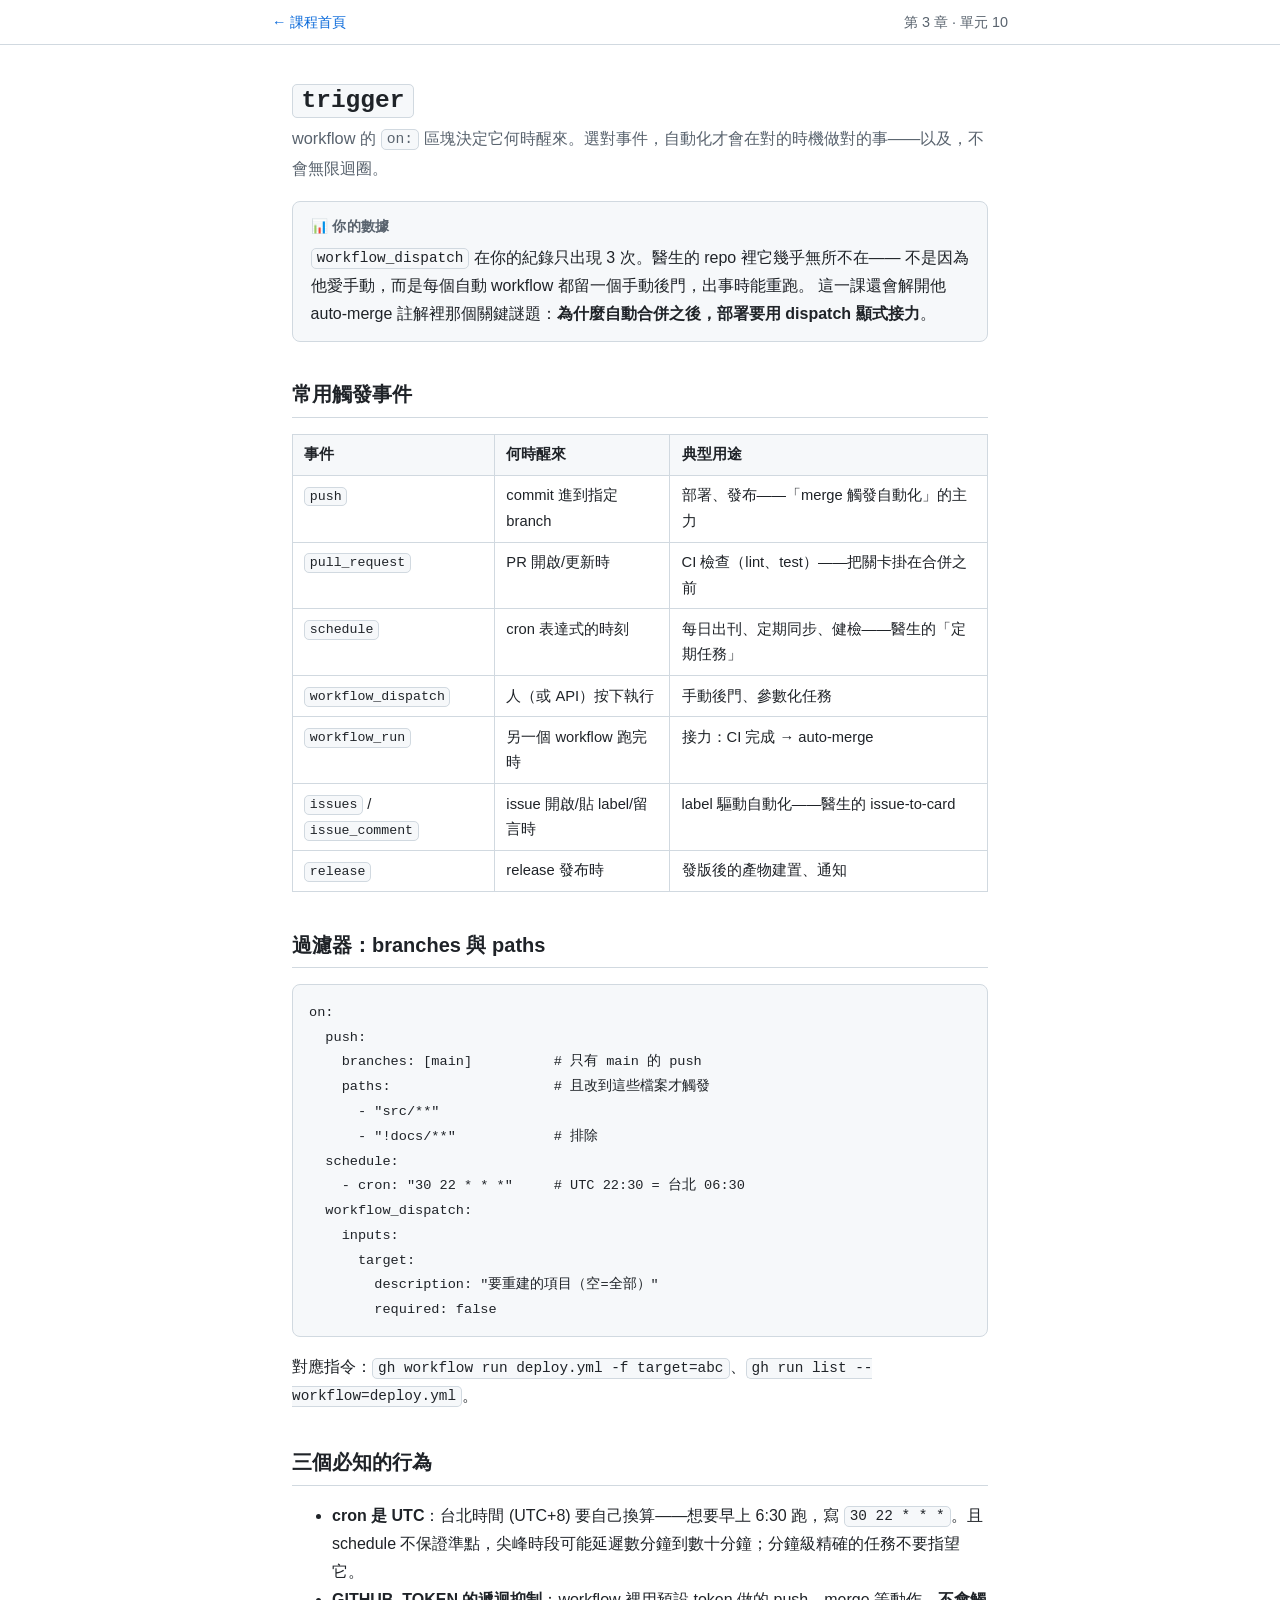
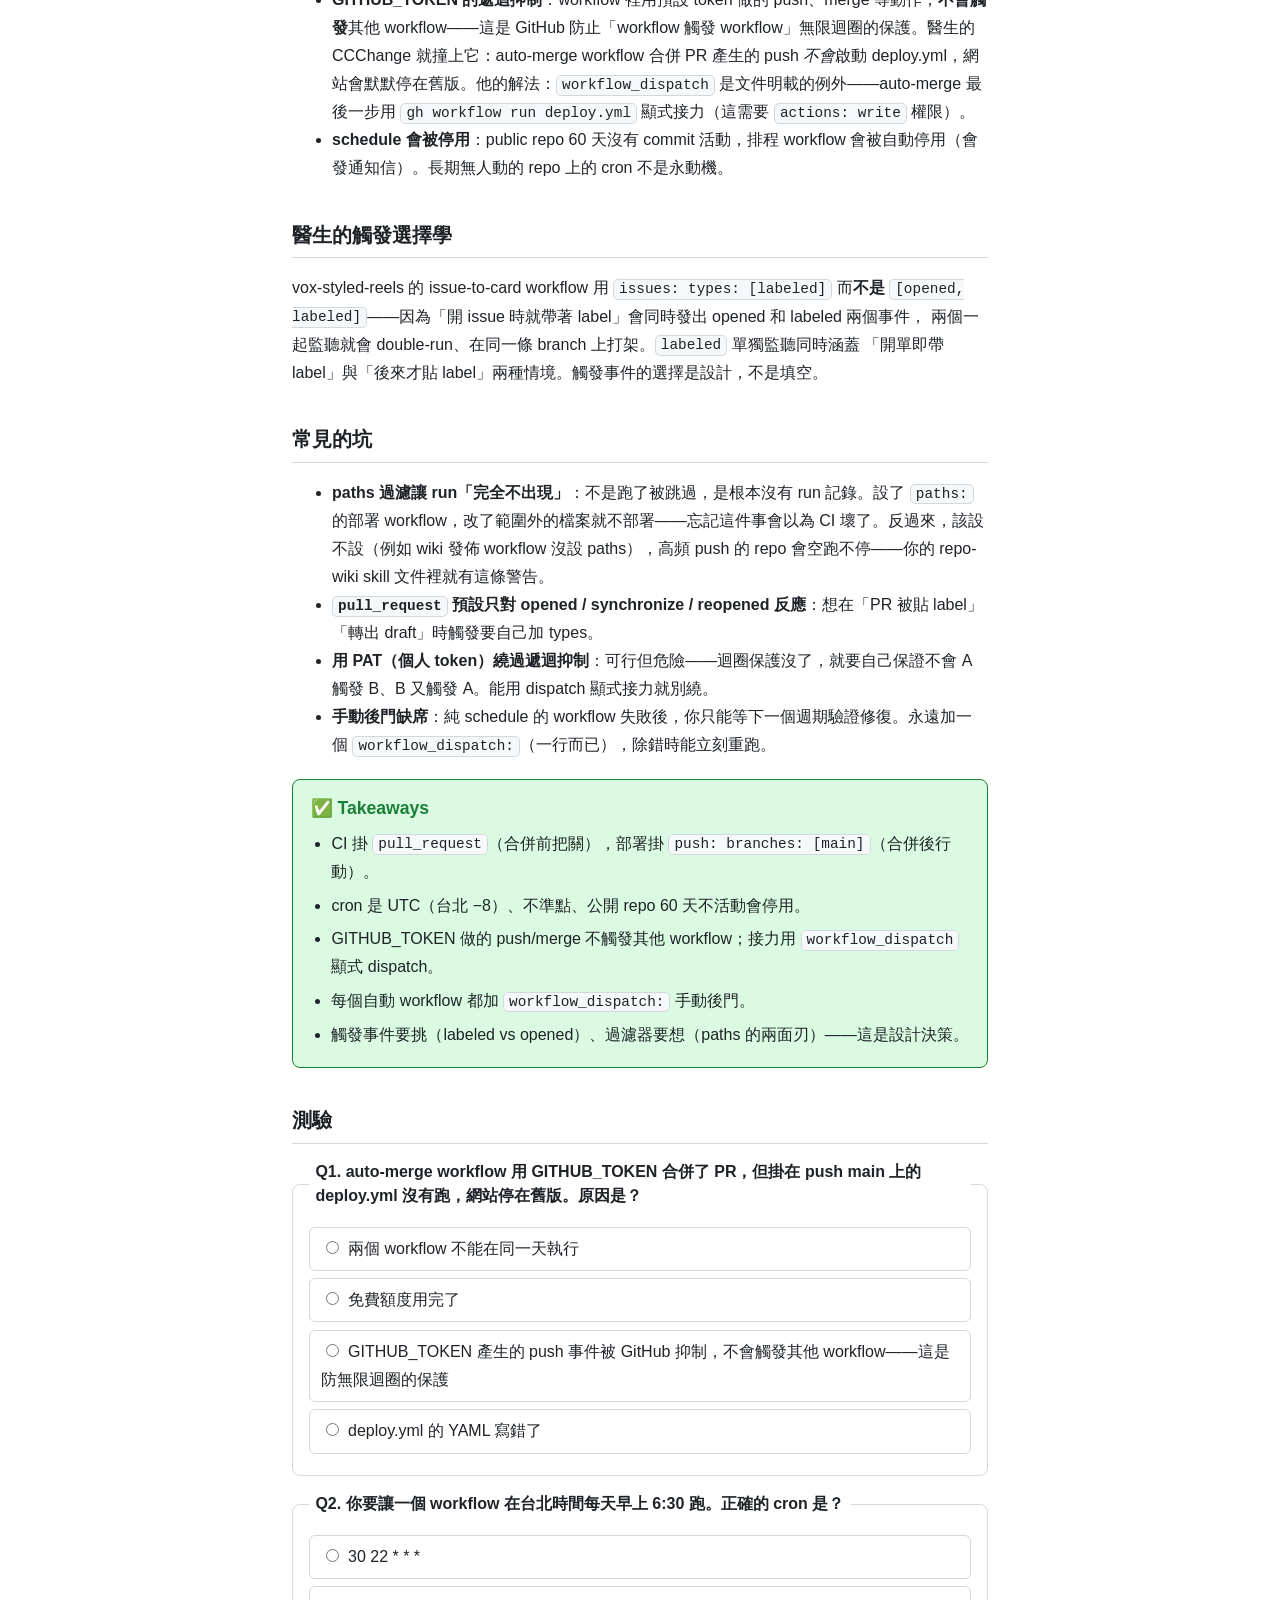
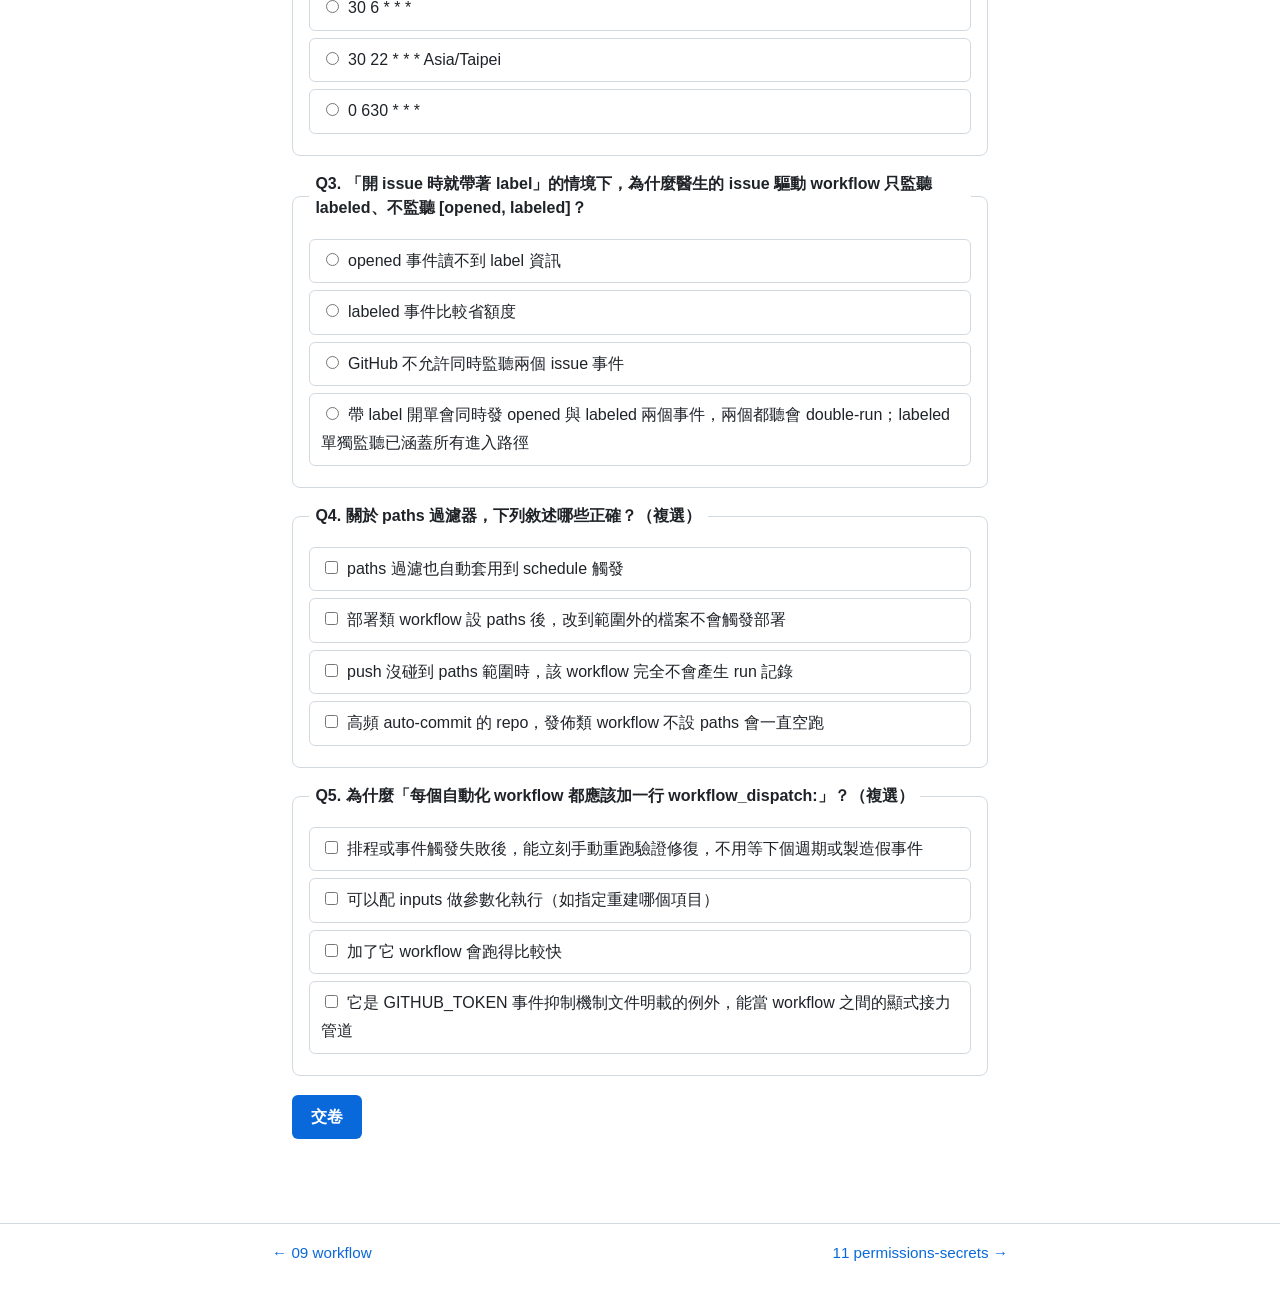
<file: units/10-trigger.html>
<!doctype html>
<html lang="zh-Hant">
<head>
<meta charset="utf-8">
<meta name="viewport" content="width=device-width, initial-scale=1">
<title>10 trigger — GitHub Workflow 課程</title>
<link rel="icon" type="image/svg+xml" href="../assets/favicon.svg">
<link rel="stylesheet" href="../assets/style.css">
</head>
<body>
<header class="site-header">
  <nav><a href="../index.html">← 課程首頁</a><span>第 3 章 · 單元 10</span></nav>
</header>
<main>
<h1><code>trigger</code></h1>
<p class="unit-tagline">workflow 的 <code>on:</code> 區塊決定它何時醒來。選對事件，自動化才會在對的時機做對的事——以及，不會無限迴圈。</p>

<section class="stat">
  <span class="stat-title">📊 你的數據</span>
  <code>workflow_dispatch</code> 在你的紀錄只出現 3 次。醫生的 repo 裡它幾乎無所不在——
  不是因為他愛手動，而是每個自動 workflow 都留一個手動後門，出事時能重跑。
  這一課還會解開他 auto-merge 註解裡那個關鍵謎題：<strong>為什麼自動合併之後，部署要用 dispatch 顯式接力</strong>。
</section>

<h2>常用觸發事件</h2>
<table>
  <tr><th>事件</th><th>何時醒來</th><th>典型用途</th></tr>
  <tr><td><code>push</code></td><td>commit 進到指定 branch</td><td>部署、發布——「merge 觸發自動化」的主力</td></tr>
  <tr><td><code>pull_request</code></td><td>PR 開啟/更新時</td><td>CI 檢查（lint、test）——把關卡掛在合併之前</td></tr>
  <tr><td><code>schedule</code></td><td>cron 表達式的時刻</td><td>每日出刊、定期同步、健檢——醫生的「定期任務」</td></tr>
  <tr><td><code>workflow_dispatch</code></td><td>人（或 API）按下執行</td><td>手動後門、參數化任務</td></tr>
  <tr><td><code>workflow_run</code></td><td>另一個 workflow 跑完時</td><td>接力：CI 完成 → auto-merge</td></tr>
  <tr><td><code>issues</code> / <code>issue_comment</code></td><td>issue 開啟/貼 label/留言時</td><td>label 驅動自動化——醫生的 issue-to-card</td></tr>
  <tr><td><code>release</code></td><td>release 發布時</td><td>發版後的產物建置、通知</td></tr>
</table>

<h2>過濾器：branches 與 paths</h2>
<pre><code>on:
  push:
    branches: [main]          # 只有 main 的 push
    paths:                    # 且改到這些檔案才觸發
      - "src/**"
      - "!docs/**"            # 排除
  schedule:
    - cron: "30 22 * * *"     # UTC 22:30 = 台北 06:30
  workflow_dispatch:
    inputs:
      target:
        description: "要重建的項目（空=全部）"
        required: false</code></pre>
<p>對應指令：<code>gh workflow run deploy.yml -f target=abc</code>、<code>gh run list --workflow=deploy.yml</code>。</p>

<h2>三個必知的行為</h2>
<ul>
  <li><strong>cron 是 UTC</strong>：台北時間 (UTC+8) 要自己換算——想要早上 6:30 跑，寫 <code>30 22 * * *</code>。且 schedule 不保證準點，尖峰時段可能延遲數分鐘到數十分鐘；分鐘級精確的任務不要指望它。</li>
  <li><strong>GITHUB_TOKEN 的遞迴抑制</strong>：workflow 裡用預設 token 做的 push、merge 等動作，<strong>不會觸發</strong>其他 workflow——這是 GitHub 防止「workflow 觸發 workflow」無限迴圈的保護。醫生的 CCChange 就撞上它：auto-merge workflow 合併 PR 產生的 push <em>不會</em>啟動 deploy.yml，網站會默默停在舊版。他的解法：<code>workflow_dispatch</code> 是文件明載的例外——auto-merge 最後一步用 <code>gh workflow run deploy.yml</code> 顯式接力（這需要 <code>actions: write</code> 權限）。</li>
  <li><strong>schedule 會被停用</strong>：public repo 60 天沒有 commit 活動，排程 workflow 會被自動停用（會發通知信）。長期無人動的 repo 上的 cron 不是永動機。</li>
</ul>

<h2>醫生的觸發選擇學</h2>
<p>vox-styled-reels 的 issue-to-card workflow 用 <code>issues: types: [labeled]</code> 而<strong>不是</strong>
<code>[opened, labeled]</code>——因為「開 issue 時就帶著 label」會同時發出 opened 和 labeled 兩個事件，
兩個一起監聽就會 double-run、在同一條 branch 上打架。<code>labeled</code> 單獨監聽同時涵蓋
「開單即帶 label」與「後來才貼 label」兩種情境。觸發事件的選擇是設計，不是填空。</p>

<h2>常見的坑</h2>
<ul>
  <li><strong>paths 過濾讓 run「完全不出現」</strong>：不是跑了被跳過，是根本沒有 run 記錄。設了 <code>paths:</code> 的部署 workflow，改了範圍外的檔案就不部署——忘記這件事會以為 CI 壞了。反過來，該設不設（例如 wiki 發佈 workflow 沒設 paths），高頻 push 的 repo 會空跑不停——你的 repo-wiki skill 文件裡就有這條警告。</li>
  <li><strong><code>pull_request</code> 預設只對 opened / synchronize / reopened 反應</strong>：想在「PR 被貼 label」「轉出 draft」時觸發要自己加 types。</li>
  <li><strong>用 PAT（個人 token）繞過遞迴抑制</strong>：可行但危險——迴圈保護沒了，就要自己保證不會 A 觸發 B、B 又觸發 A。能用 dispatch 顯式接力就別繞。</li>
  <li><strong>手動後門缺席</strong>：純 schedule 的 workflow 失敗後，你只能等下一個週期驗證修復。永遠加一個 <code>workflow_dispatch:</code>（一行而已），除錯時能立刻重跑。</li>
</ul>

<section class="takeaways">
<h2>✅ Takeaways</h2>
<ul>
  <li>CI 掛 <code>pull_request</code>（合併前把關），部署掛 <code>push: branches: [main]</code>（合併後行動）。</li>
  <li>cron 是 UTC（台北 −8）、不準點、公開 repo 60 天不活動會停用。</li>
  <li>GITHUB_TOKEN 做的 push/merge 不觸發其他 workflow；接力用 <code>workflow_dispatch</code> 顯式 dispatch。</li>
  <li>每個自動 workflow 都加 <code>workflow_dispatch:</code> 手動後門。</li>
  <li>觸發事件要挑（labeled vs opened）、過濾器要想（paths 的兩面刃）——這是設計決策。</li>
</ul>
</section>

<h2>測驗</h2>
<div id="quiz"></div>
</main>
<footer class="unit-nav"><div class="inner">
  <a href="09-workflow.html">← 09 workflow</a>
  <a href="11-permissions-secrets.html">11 permissions-secrets →</a>
</div></footer>
<script type="application/json" id="quiz-data">
{
  "unit": "10-trigger",
  "questions": [
    {
      "q": "auto-merge workflow 用 GITHUB_TOKEN 合併了 PR，但掛在 push main 上的 deploy.yml 沒有跑，網站停在舊版。原因是？",
      "type": "single",
      "options": [
        {"t": "GITHUB_TOKEN 產生的 push 事件被 GitHub 抑制，不會觸發其他 workflow——這是防無限迴圈的保護", "correct": true, "why": "正解。解法是 auto-merge 最後用 gh workflow run 顯式 dispatch deploy（workflow_dispatch 是抑制的例外）。"},
        {"t": "deploy.yml 的 YAML 寫錯了", "correct": false, "why": "同一個 deploy.yml 在人工 push 時正常運作——問題出在事件來源。"},
        {"t": "免費額度用完了", "correct": false, "why": "額度用盡會有明確通知，不會默默不觸發。"},
        {"t": "兩個 workflow 不能在同一天執行", "correct": false, "why": "沒有這種限制。"}
      ]
    },
    {
      "q": "你要讓一個 workflow 在台北時間每天早上 6:30 跑。正確的 cron 是？",
      "type": "single",
      "options": [
        {"t": "30 22 * * *", "correct": true, "why": "正解。cron 用 UTC；台北 06:30 = UTC 前一天 22:30。"},
        {"t": "30 6 * * *", "correct": false, "why": "這是 UTC 06:30 = 台北 14:30——忘了換時區是 schedule 第一坑。"},
        {"t": "30 22 * * * Asia/Taipei", "correct": false, "why": "GitHub 的 schedule 不支援時區欄位，只認 UTC。"},
        {"t": "0 630 * * *", "correct": false, "why": "cron 格式是 分 時 日 月 週，沒有 630 這種寫法。"}
      ]
    },
    {
      "q": "「開 issue 時就帶著 label」的情境下，為什麼醫生的 issue 驅動 workflow 只監聽 labeled、不監聽 [opened, labeled]？",
      "type": "single",
      "options": [
        {"t": "帶 label 開單會同時發 opened 與 labeled 兩個事件，兩個都聽會 double-run；labeled 單獨監聽已涵蓋所有進入路徑", "correct": true, "why": "正解。兩個 run 會在同一條產出 branch 上互相打架；觸發事件的集合要以「每個情境恰好觸發一次」為目標設計。"},
        {"t": "opened 事件讀不到 label 資訊", "correct": false, "why": "opened 的 payload 讀得到 label；問題在重複觸發，不在資料。"},
        {"t": "labeled 事件比較省額度", "correct": false, "why": "單次觸發成本相同；省的是重複跑。"},
        {"t": "GitHub 不允許同時監聽兩個 issue 事件", "correct": false, "why": "types 可以列多個；能不能與該不該是兩回事。"}
      ]
    },
    {
      "q": "關於 paths 過濾器，下列敘述哪些正確？",
      "type": "multi",
      "options": [
        {"t": "push 沒碰到 paths 範圍時，該 workflow 完全不會產生 run 記錄", "correct": true, "why": "正解。不是「跑了但跳過」，是根本不觸發——除錯時要先想到這層。"},
        {"t": "部署類 workflow 設 paths 後，改到範圍外的檔案不會觸發部署", "correct": true, "why": "正解。網站內容和 workflow 檔分屬不同目錄時，改 workflow 本身不重新部署——有時這正是你要的，有時是意外。"},
        {"t": "高頻 auto-commit 的 repo，發佈類 workflow 不設 paths 會一直空跑", "correct": true, "why": "正解。每次 push 都全量執行——paths 是省額度也是降噪。"},
        {"t": "paths 過濾也自動套用到 schedule 觸發", "correct": false, "why": "paths 只對 push/pull_request 有意義；schedule 是時間驅動，沒有「改了哪些檔」的概念。"}
      ]
    },
    {
      "q": "為什麼「每個自動化 workflow 都應該加一行 workflow_dispatch:」？",
      "type": "multi",
      "options": [
        {"t": "排程或事件觸發失敗後，能立刻手動重跑驗證修復，不用等下個週期或製造假事件", "correct": true, "why": "正解。這是維運後門的核心價值。"},
        {"t": "它是 GITHUB_TOKEN 事件抑制機制文件明載的例外，能當 workflow 之間的顯式接力管道", "correct": true, "why": "正解。醫生的 auto-merge → deploy 接力就是靠它。"},
        {"t": "可以配 inputs 做參數化執行（如指定重建哪個項目）", "correct": true, "why": "正解。vox 的 release-cards 就用 inputs 支援「重建指定卡片」。"},
        {"t": "加了它 workflow 會跑得比較快", "correct": false, "why": "與執行速度無關。"}
      ]
    }
  ]
}
</script>
<script src="../assets/quiz.js"></script>
</body>
</html>
</file>
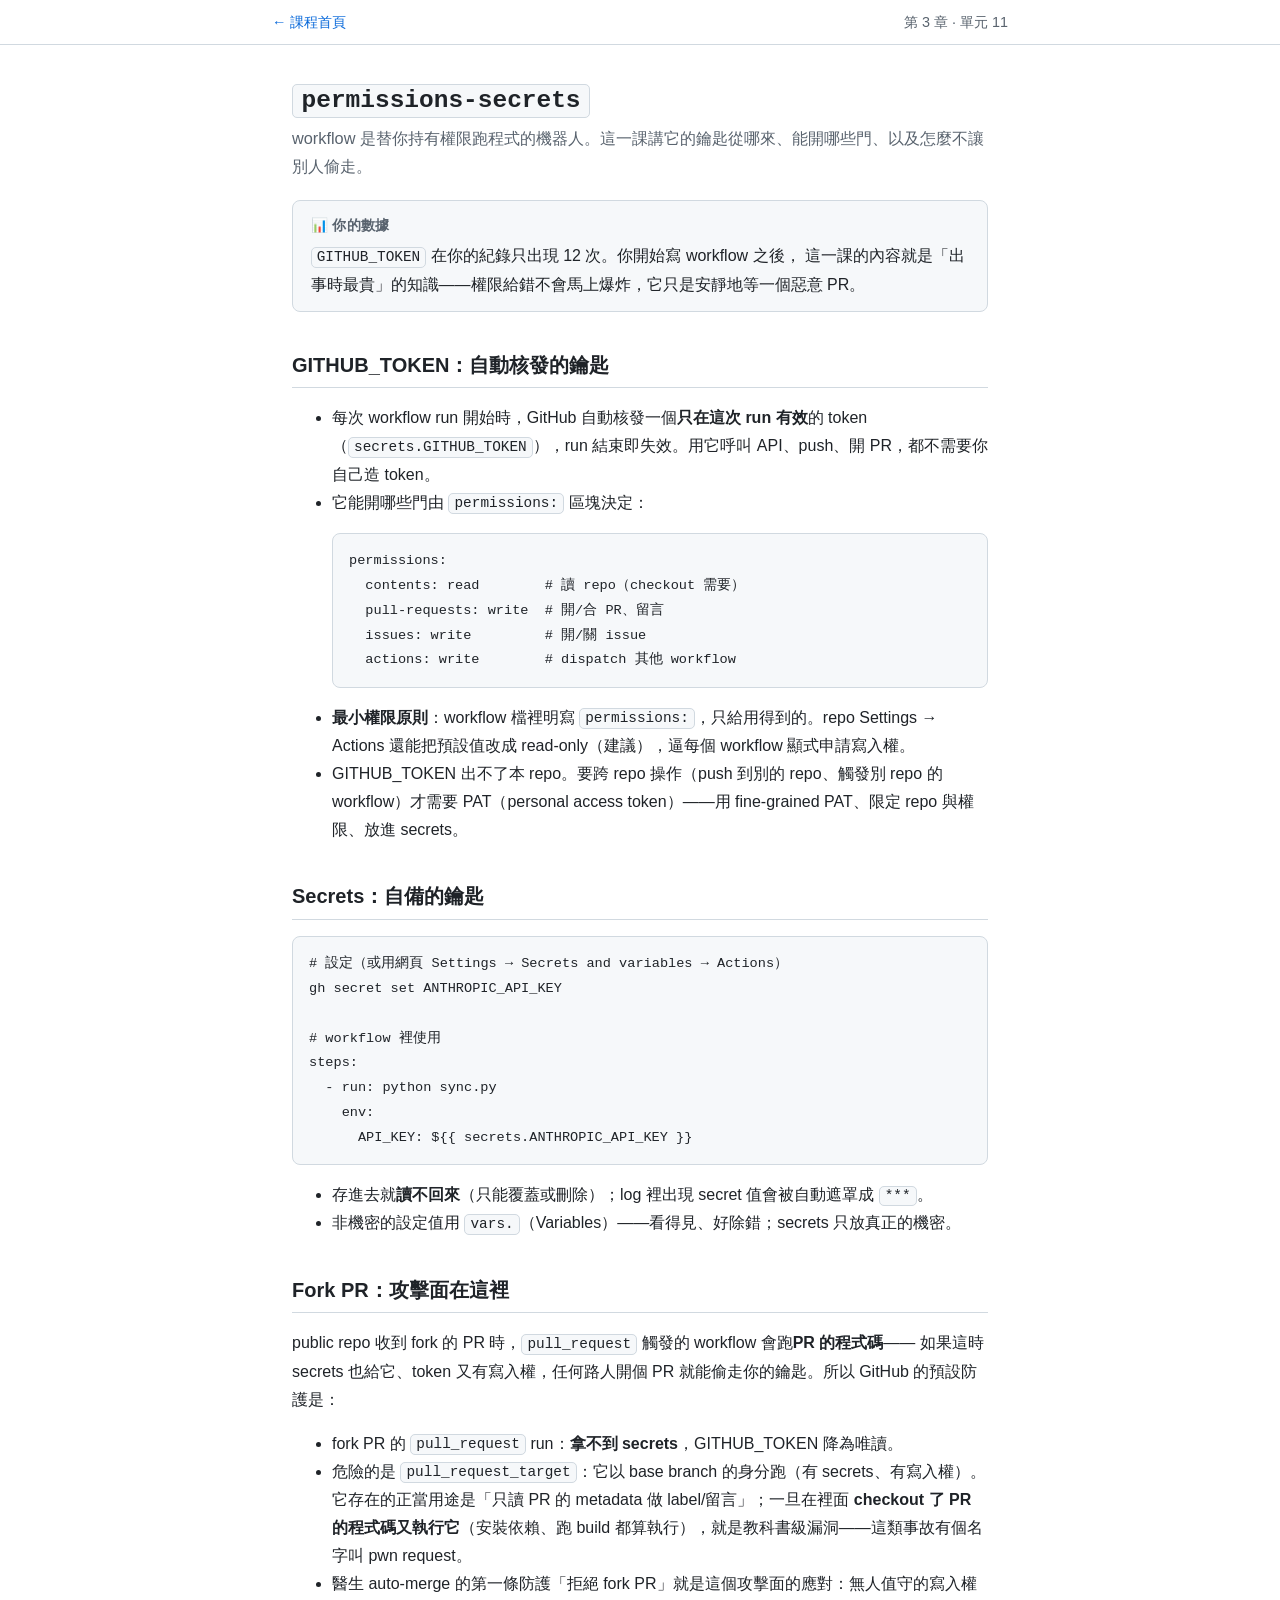
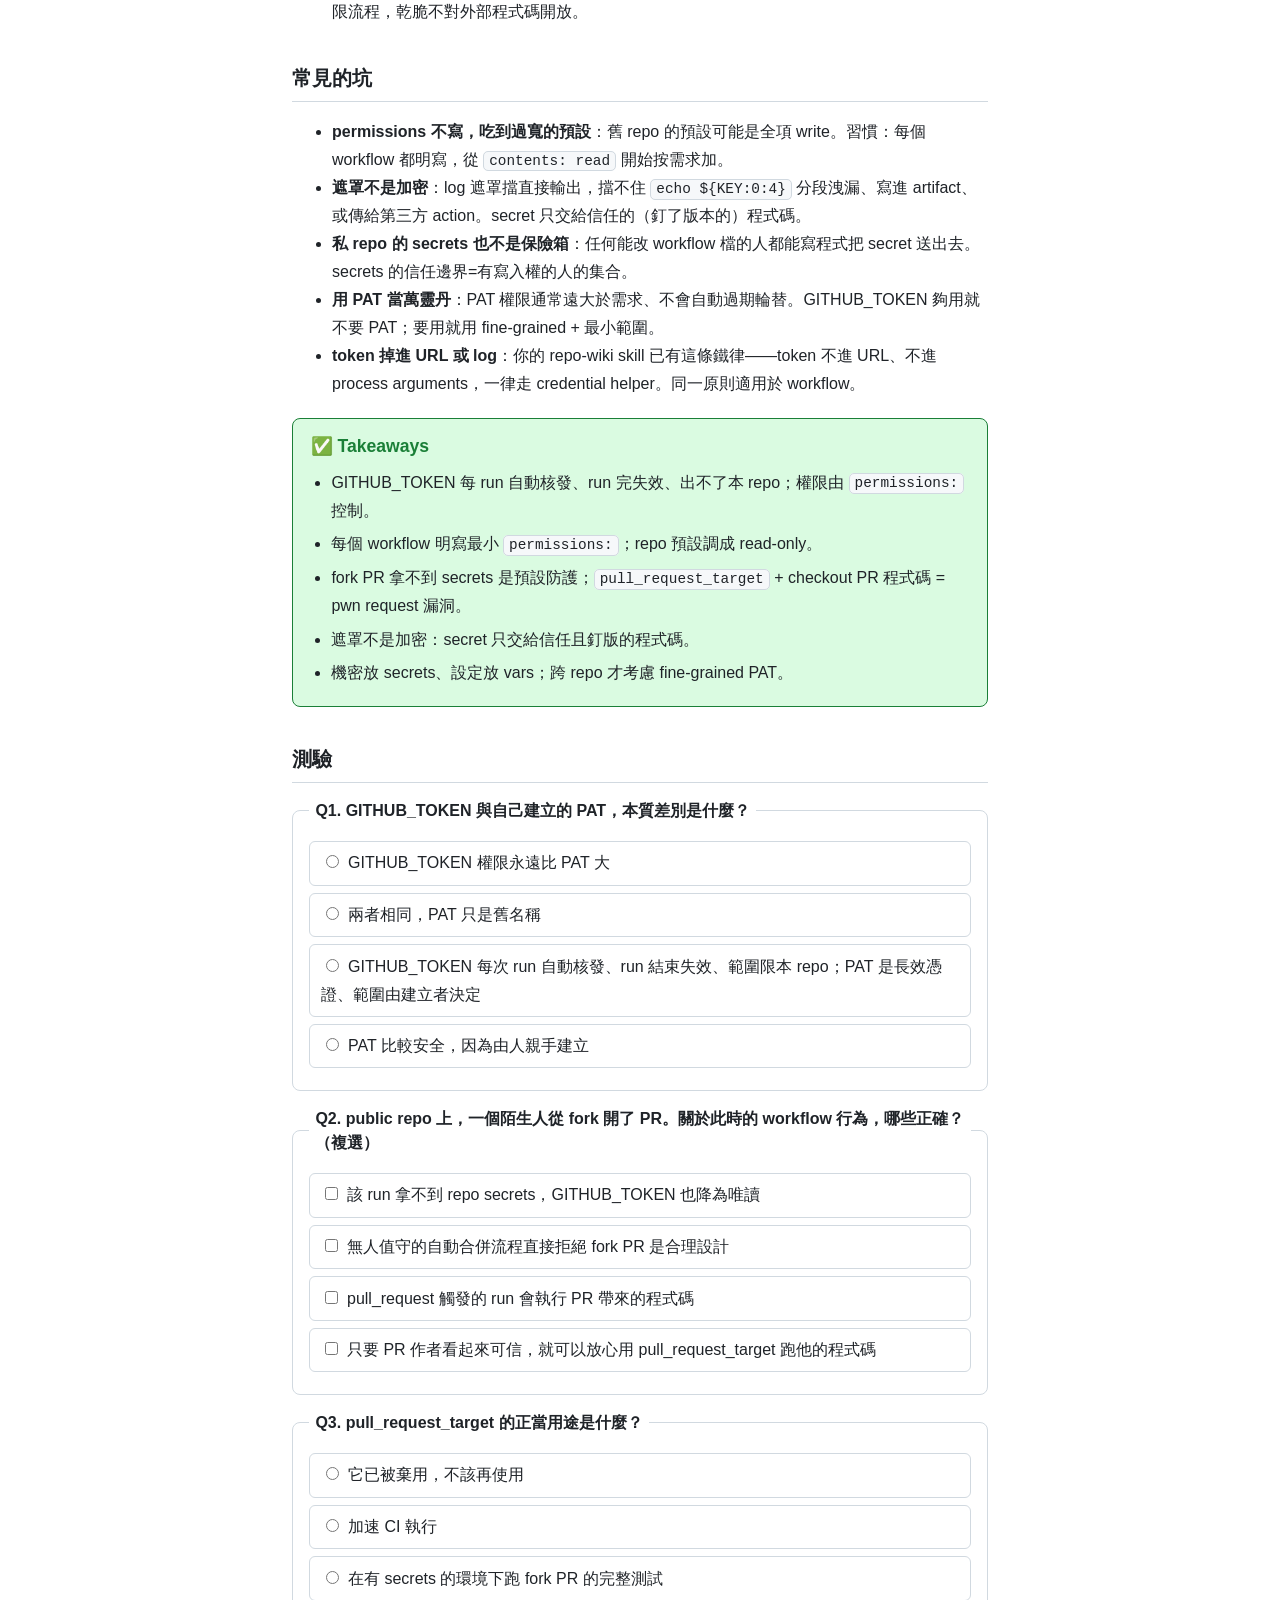
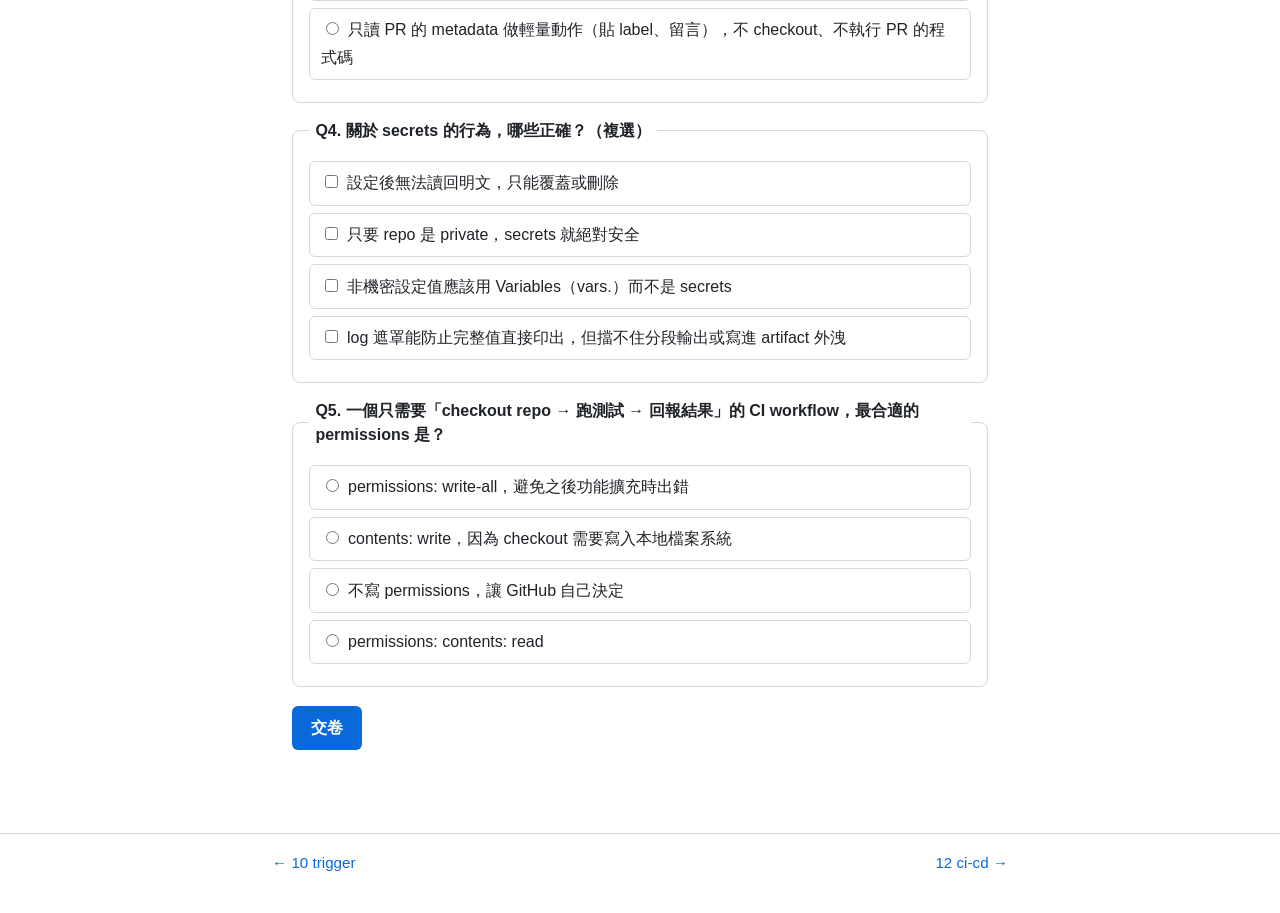
<file: units/11-permissions-secrets.html>
<!doctype html>
<html lang="zh-Hant">
<head>
<meta charset="utf-8">
<meta name="viewport" content="width=device-width, initial-scale=1">
<title>11 permissions-secrets — GitHub Workflow 課程</title>
<link rel="icon" type="image/svg+xml" href="../assets/favicon.svg">
<link rel="stylesheet" href="../assets/style.css">
</head>
<body>
<header class="site-header">
  <nav><a href="../index.html">← 課程首頁</a><span>第 3 章 · 單元 11</span></nav>
</header>
<main>
<h1><code>permissions-secrets</code></h1>
<p class="unit-tagline">workflow 是替你持有權限跑程式的機器人。這一課講它的鑰匙從哪來、能開哪些門、以及怎麼不讓別人偷走。</p>

<section class="stat">
  <span class="stat-title">📊 你的數據</span>
  <code>GITHUB_TOKEN</code> 在你的紀錄只出現 12 次。你開始寫 workflow 之後，
  這一課的內容就是「出事時最貴」的知識——權限給錯不會馬上爆炸，它只是安靜地等一個惡意 PR。
</section>

<h2>GITHUB_TOKEN：自動核發的鑰匙</h2>
<ul>
  <li>每次 workflow run 開始時，GitHub 自動核發一個<strong>只在這次 run 有效</strong>的 token（<code>secrets.GITHUB_TOKEN</code>），run 結束即失效。用它呼叫 API、push、開 PR，都不需要你自己造 token。</li>
  <li>它能開哪些門由 <code>permissions:</code> 區塊決定：
<pre><code>permissions:
  contents: read        # 讀 repo（checkout 需要）
  pull-requests: write  # 開/合 PR、留言
  issues: write         # 開/關 issue
  actions: write        # dispatch 其他 workflow</code></pre></li>
  <li><strong>最小權限原則</strong>：workflow 檔裡明寫 <code>permissions:</code>，只給用得到的。repo Settings → Actions 還能把預設值改成 read-only（建議），逼每個 workflow 顯式申請寫入權。</li>
  <li>GITHUB_TOKEN 出不了本 repo。要跨 repo 操作（push 到別的 repo、觸發別 repo 的 workflow）才需要 PAT（personal access token）——用 fine-grained PAT、限定 repo 與權限、放進 secrets。</li>
</ul>

<h2>Secrets：自備的鑰匙</h2>
<pre><code># 設定（或用網頁 Settings → Secrets and variables → Actions）
gh secret set ANTHROPIC_API_KEY

# workflow 裡使用
steps:
  - run: python sync.py
    env:
      API_KEY: ${{ secrets.ANTHROPIC_API_KEY }}</code></pre>
<ul>
  <li>存進去就<strong>讀不回來</strong>（只能覆蓋或刪除）；log 裡出現 secret 值會被自動遮罩成 <code>***</code>。</li>
  <li>非機密的設定值用 <code>vars.</code>（Variables）——看得見、好除錯；secrets 只放真正的機密。</li>
</ul>

<h2>Fork PR：攻擊面在這裡</h2>
<p>public repo 收到 fork 的 PR 時，<code>pull_request</code> 觸發的 workflow 會跑<strong>PR 的程式碼</strong>——
如果這時 secrets 也給它、token 又有寫入權，任何路人開個 PR 就能偷走你的鑰匙。所以 GitHub 的預設防護是：</p>
<ul>
  <li>fork PR 的 <code>pull_request</code> run：<strong>拿不到 secrets</strong>，GITHUB_TOKEN 降為唯讀。</li>
  <li>危險的是 <code>pull_request_target</code>：它以 base branch 的身分跑（有 secrets、有寫入權）。它存在的正當用途是「只讀 PR 的 metadata 做 label/留言」；一旦在裡面 <strong>checkout 了 PR 的程式碼又執行它</strong>（安裝依賴、跑 build 都算執行），就是教科書級漏洞——這類事故有個名字叫 pwn request。</li>
  <li>醫生 auto-merge 的第一條防護「拒絕 fork PR」就是這個攻擊面的應對：無人值守的寫入權限流程，乾脆不對外部程式碼開放。</li>
</ul>

<h2>常見的坑</h2>
<ul>
  <li><strong>permissions 不寫，吃到過寬的預設</strong>：舊 repo 的預設可能是全項 write。習慣：每個 workflow 都明寫，從 <code>contents: read</code> 開始按需求加。</li>
  <li><strong>遮罩不是加密</strong>：log 遮罩擋直接輸出，擋不住 <code>echo ${KEY:0:4}</code> 分段洩漏、寫進 artifact、或傳給第三方 action。secret 只交給信任的（釘了版本的）程式碼。</li>
  <li><strong>私 repo 的 secrets 也不是保險箱</strong>：任何能改 workflow 檔的人都能寫程式把 secret 送出去。secrets 的信任邊界=有寫入權的人的集合。</li>
  <li><strong>用 PAT 當萬靈丹</strong>：PAT 權限通常遠大於需求、不會自動過期輪替。GITHUB_TOKEN 夠用就不要 PAT；要用就用 fine-grained + 最小範圍。</li>
  <li><strong>token 掉進 URL 或 log</strong>：你的 repo-wiki skill 已有這條鐵律——token 不進 URL、不進 process arguments，一律走 credential helper。同一原則適用於 workflow。</li>
</ul>

<section class="takeaways">
<h2>✅ Takeaways</h2>
<ul>
  <li>GITHUB_TOKEN 每 run 自動核發、run 完失效、出不了本 repo；權限由 <code>permissions:</code> 控制。</li>
  <li>每個 workflow 明寫最小 <code>permissions:</code>；repo 預設調成 read-only。</li>
  <li>fork PR 拿不到 secrets 是預設防護；<code>pull_request_target</code> + checkout PR 程式碼 = pwn request 漏洞。</li>
  <li>遮罩不是加密：secret 只交給信任且釘版的程式碼。</li>
  <li>機密放 secrets、設定放 vars；跨 repo 才考慮 fine-grained PAT。</li>
</ul>
</section>

<h2>測驗</h2>
<div id="quiz"></div>
</main>
<footer class="unit-nav"><div class="inner">
  <a href="10-trigger.html">← 10 trigger</a>
  <a href="12-ci-cd.html">12 ci-cd →</a>
</div></footer>
<script type="application/json" id="quiz-data">
{
  "unit": "11-permissions-secrets",
  "questions": [
    {
      "q": "GITHUB_TOKEN 與自己建立的 PAT，本質差別是什麼？",
      "type": "single",
      "options": [
        {"t": "GITHUB_TOKEN 每次 run 自動核發、run 結束失效、範圍限本 repo；PAT 是長效憑證、範圍由建立者決定", "correct": true, "why": "正解。所以 GITHUB_TOKEN 夠用時永遠優先——它天生短命又圈在小範圍，洩漏的傷害面小得多。"},
        {"t": "兩者相同，PAT 只是舊名稱", "correct": false, "why": "生命週期與範圍完全不同。"},
        {"t": "GITHUB_TOKEN 權限永遠比 PAT 大", "correct": false, "why": "相反：GITHUB_TOKEN 被 permissions 與 repo 邊界框住。"},
        {"t": "PAT 比較安全，因為由人親手建立", "correct": false, "why": "親手建立不等於安全；長效+寬範圍正是風險所在。"}
      ]
    },
    {
      "q": "public repo 上，一個陌生人從 fork 開了 PR。關於此時的 workflow 行為，哪些正確？",
      "type": "multi",
      "options": [
        {"t": "pull_request 觸發的 run 會執行 PR 帶來的程式碼", "correct": true, "why": "正解。CI 本來就是要測 PR 的程式碼——所以防護重點在權限而不在阻止執行。"},
        {"t": "該 run 拿不到 repo secrets，GITHUB_TOKEN 也降為唯讀", "correct": true, "why": "正解。這是 GitHub 對 fork PR 的預設防護：陌生程式碼在無鑰匙的沙箱裡跑。"},
        {"t": "只要 PR 作者看起來可信，就可以放心用 pull_request_target 跑他的程式碼", "correct": false, "why": "pull_request_target 有 secrets 與寫入權；在其中執行 PR 的程式碼（含 install/build）就是 pwn request 漏洞，與作者觀感無關。"},
        {"t": "無人值守的自動合併流程直接拒絕 fork PR 是合理設計", "correct": true, "why": "正解。醫生的第一條防護——寫入權限的自動化不對外部程式碼開放。"}
      ]
    },
    {
      "q": "pull_request_target 的正當用途是什麼？",
      "type": "single",
      "options": [
        {"t": "只讀 PR 的 metadata 做輕量動作（貼 label、留言），不 checkout、不執行 PR 的程式碼", "correct": true, "why": "正解。它的存在意義是「需要寫入權的 metadata 操作」；一旦執行 PR 程式碼就越界了。"},
        {"t": "在有 secrets 的環境下跑 fork PR 的完整測試", "correct": false, "why": "這正是教科書級漏洞的作法。"},
        {"t": "加速 CI 執行", "correct": false, "why": "與速度無關。"},
        {"t": "它已被棄用，不該再使用", "correct": false, "why": "未棄用；是高風險但有正當用途的工具。"}
      ]
    },
    {
      "q": "關於 secrets 的行為，哪些正確？",
      "type": "multi",
      "options": [
        {"t": "設定後無法讀回明文，只能覆蓋或刪除", "correct": true, "why": "正解。忘了值就重設一個——這是設計，不是 bug。"},
        {"t": "log 遮罩能防止完整值直接印出，但擋不住分段輸出或寫進 artifact 外洩", "correct": true, "why": "正解。遮罩是字串比對，不是加密；防護的根本在於別讓不信任的程式碼碰到 secret。"},
        {"t": "只要 repo 是 private，secrets 就絕對安全", "correct": false, "why": "任何能改 workflow 檔的人都能把 secret 送出去；信任邊界是「有寫入權的人」，不是 repo 可見性。"},
        {"t": "非機密設定值應該用 Variables（vars.）而不是 secrets", "correct": true, "why": "正解。vars 看得見、好除錯；全部塞 secrets 反而讓真機密與雜項混在一起。"}
      ]
    },
    {
      "q": "一個只需要「checkout repo → 跑測試 → 回報結果」的 CI workflow，最合適的 permissions 是？",
      "type": "single",
      "options": [
        {"t": "permissions: contents: read", "correct": true, "why": "正解。跑測試只要讀程式碼；checks 結果的回報由 Actions 機制處理，不需要額外寫入權。"},
        {"t": "permissions: write-all，避免之後功能擴充時出錯", "correct": false, "why": "「以後可能用到」正是權限膨脹的起點；要用到時再加，一行的事。"},
        {"t": "不寫 permissions，讓 GitHub 自己決定", "correct": false, "why": "預設值依 repo 年齡與設定而異，可能過寬；明寫才可審計。"},
        {"t": "contents: write，因為 checkout 需要寫入本地檔案系統", "correct": false, "why": "checkout 寫的是 runner 的磁碟，不是 repo；contents: read 就夠。"}
      ]
    }
  ]
}
</script>
<script src="../assets/quiz.js"></script>
</body>
</html>
</file>
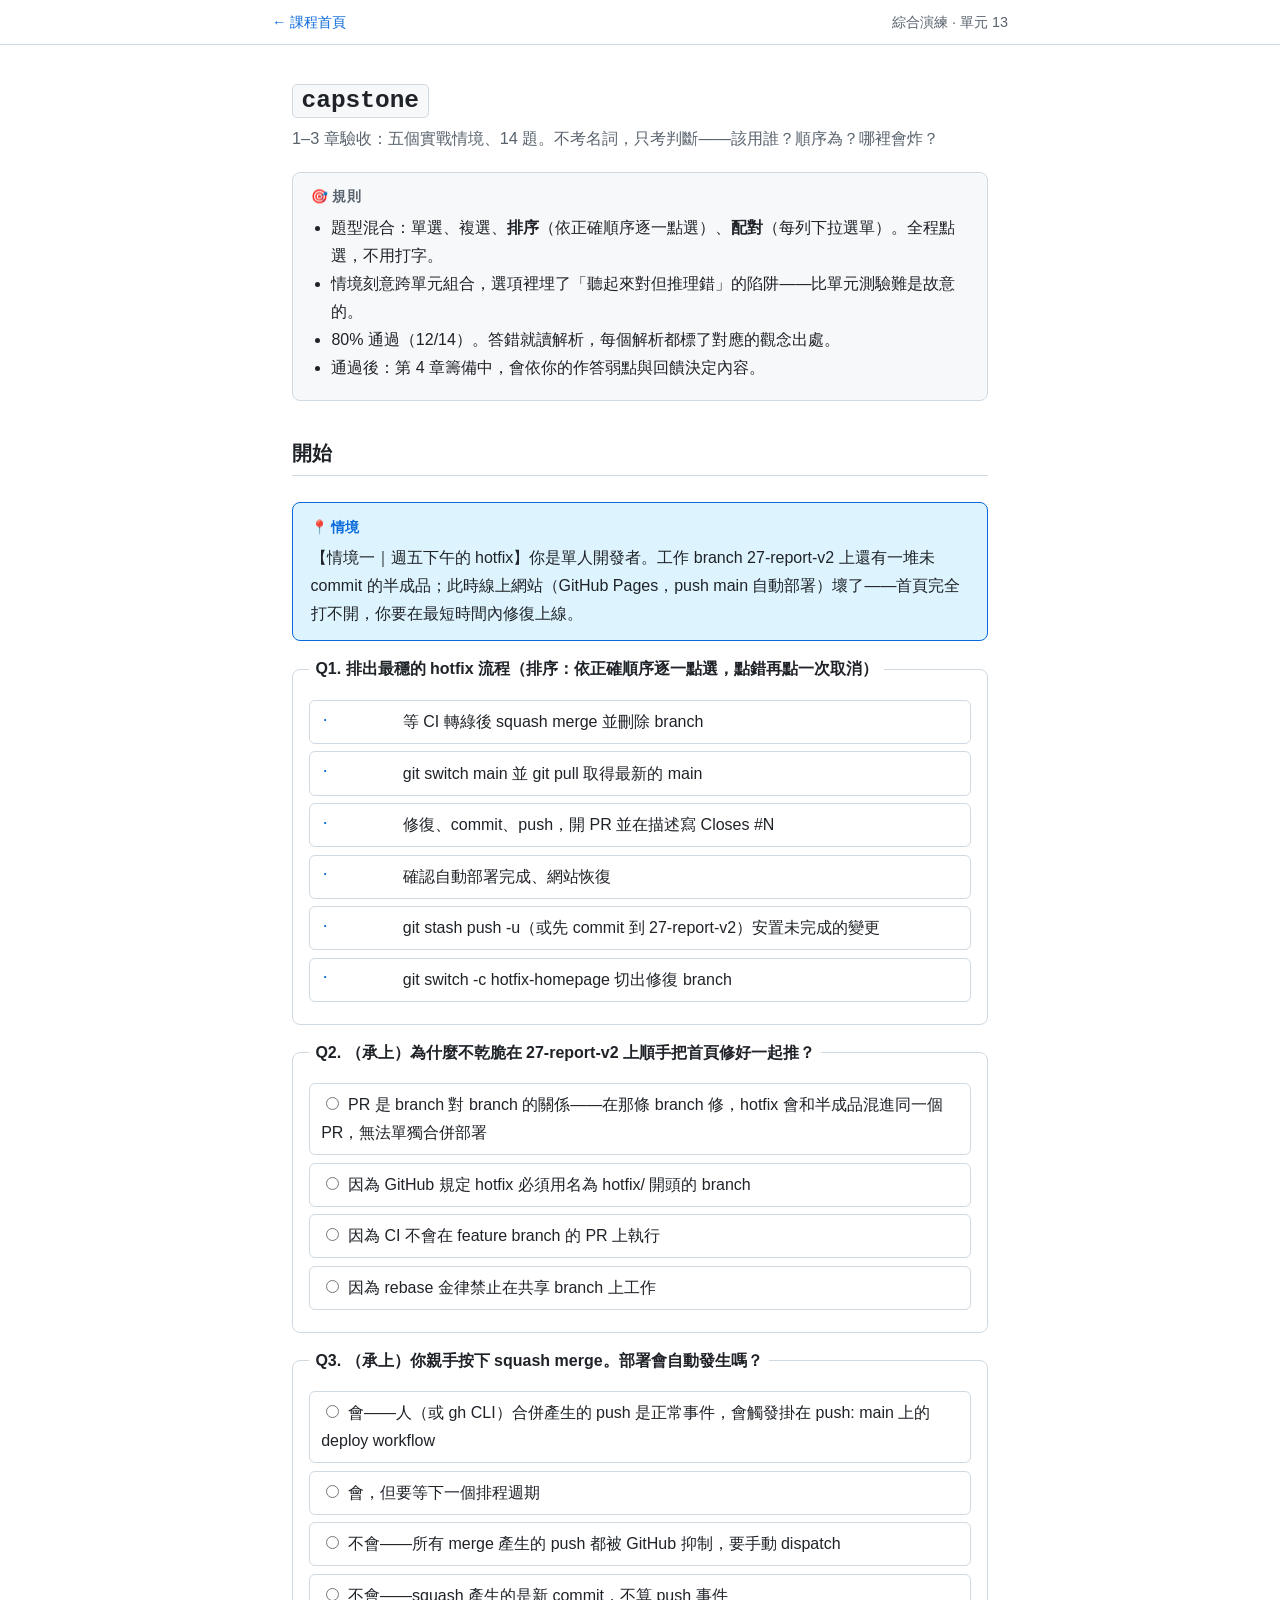
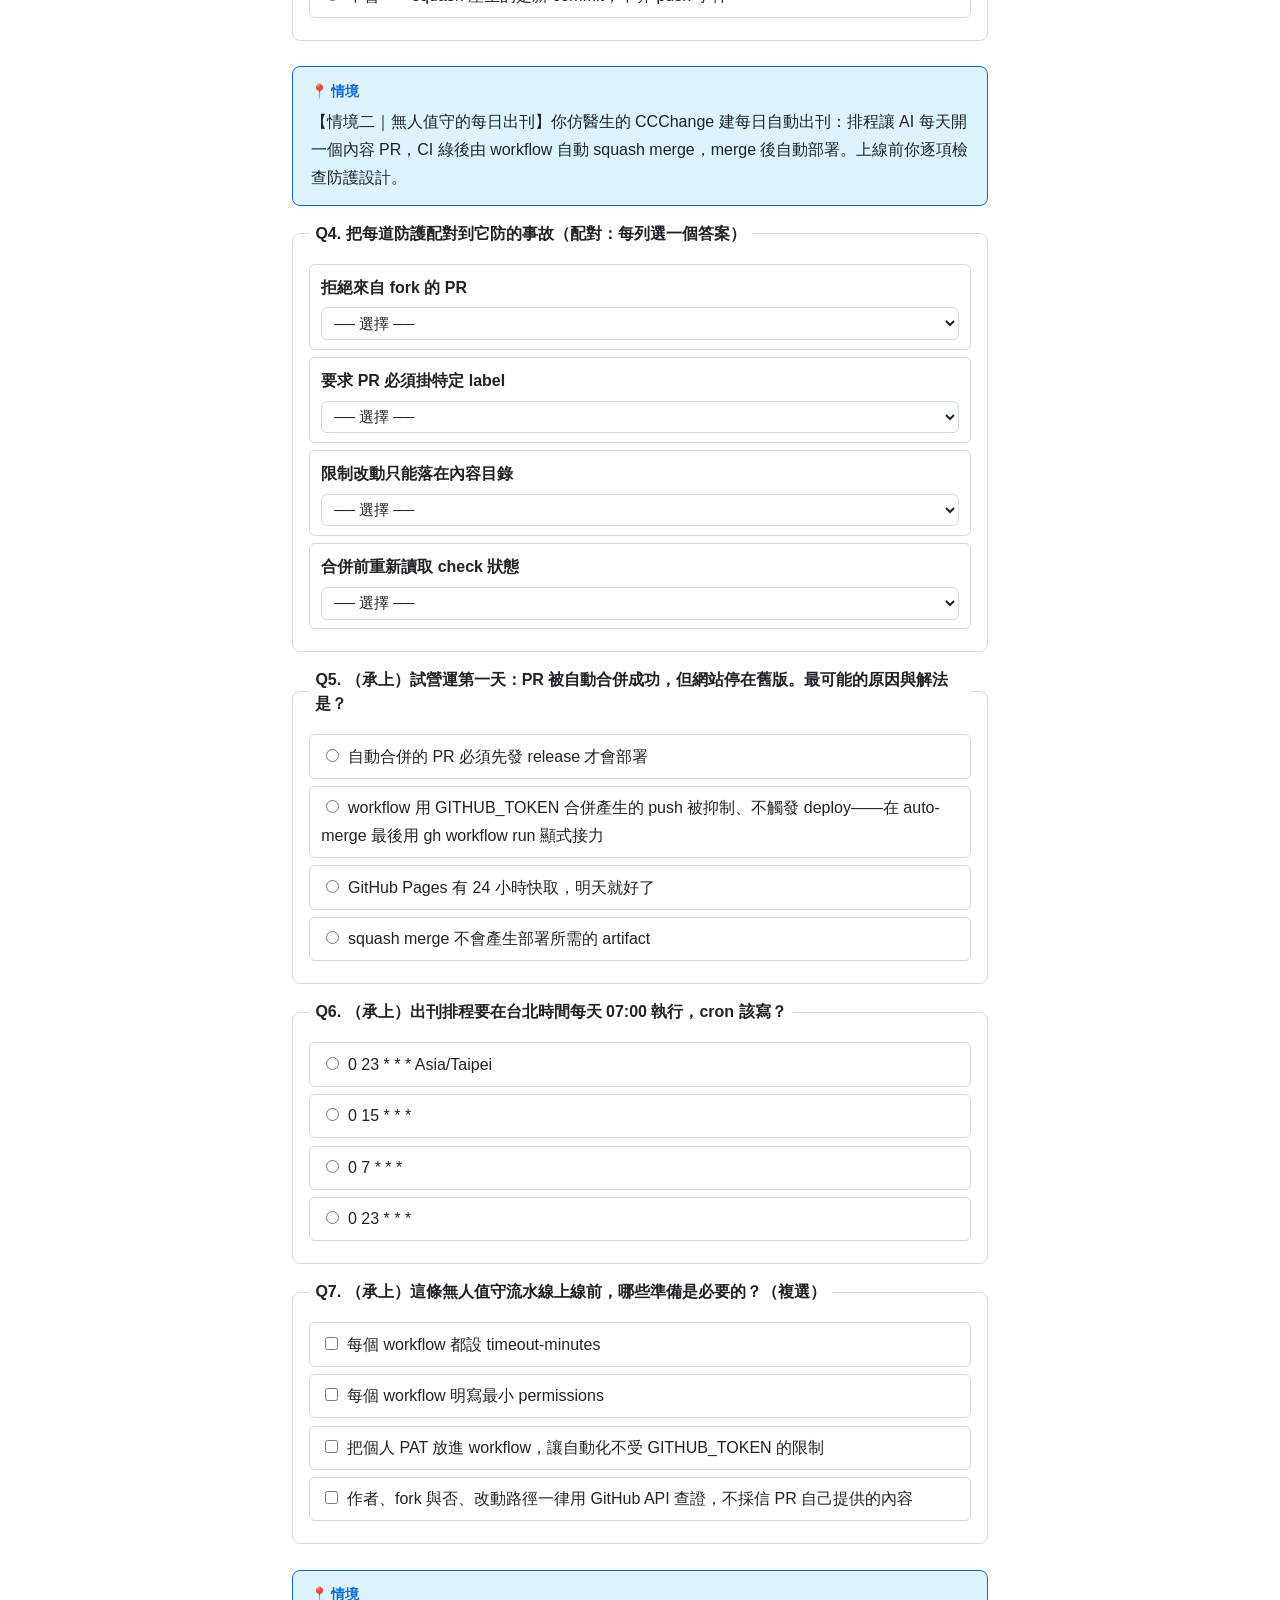
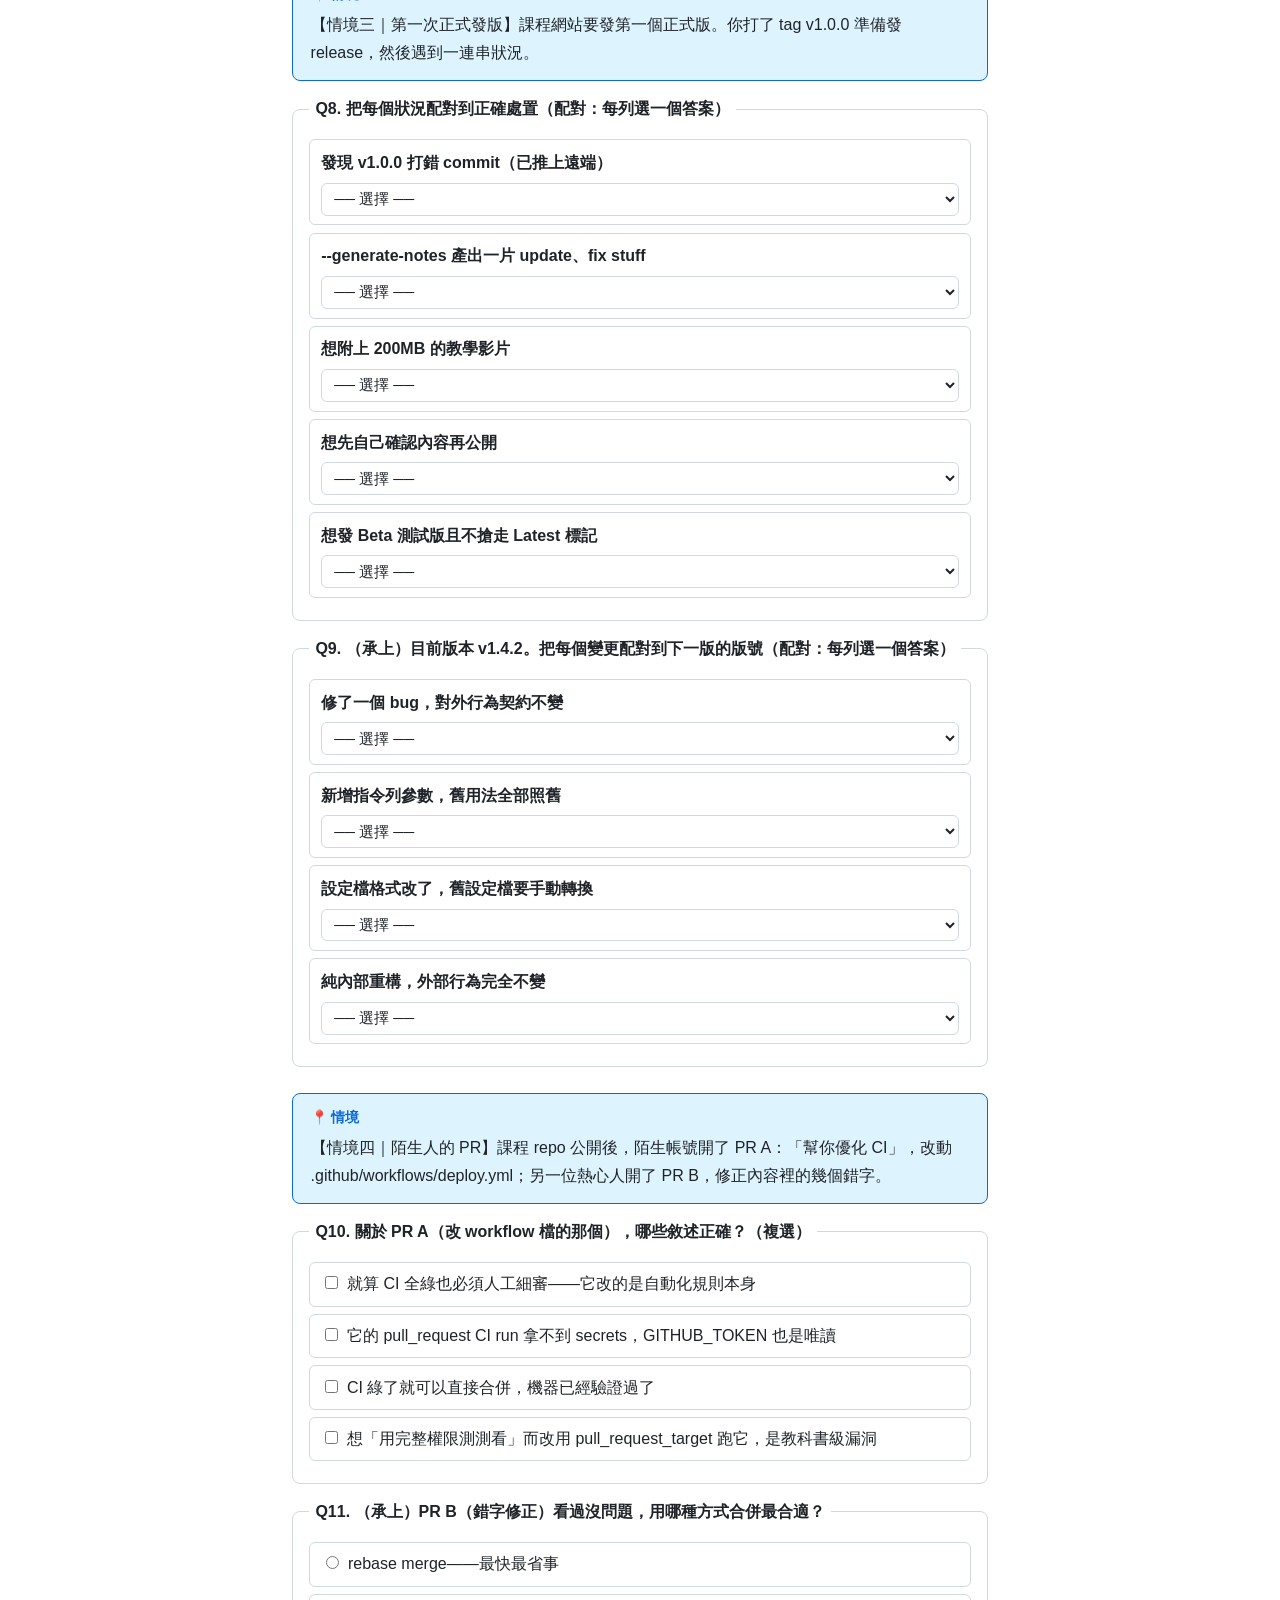
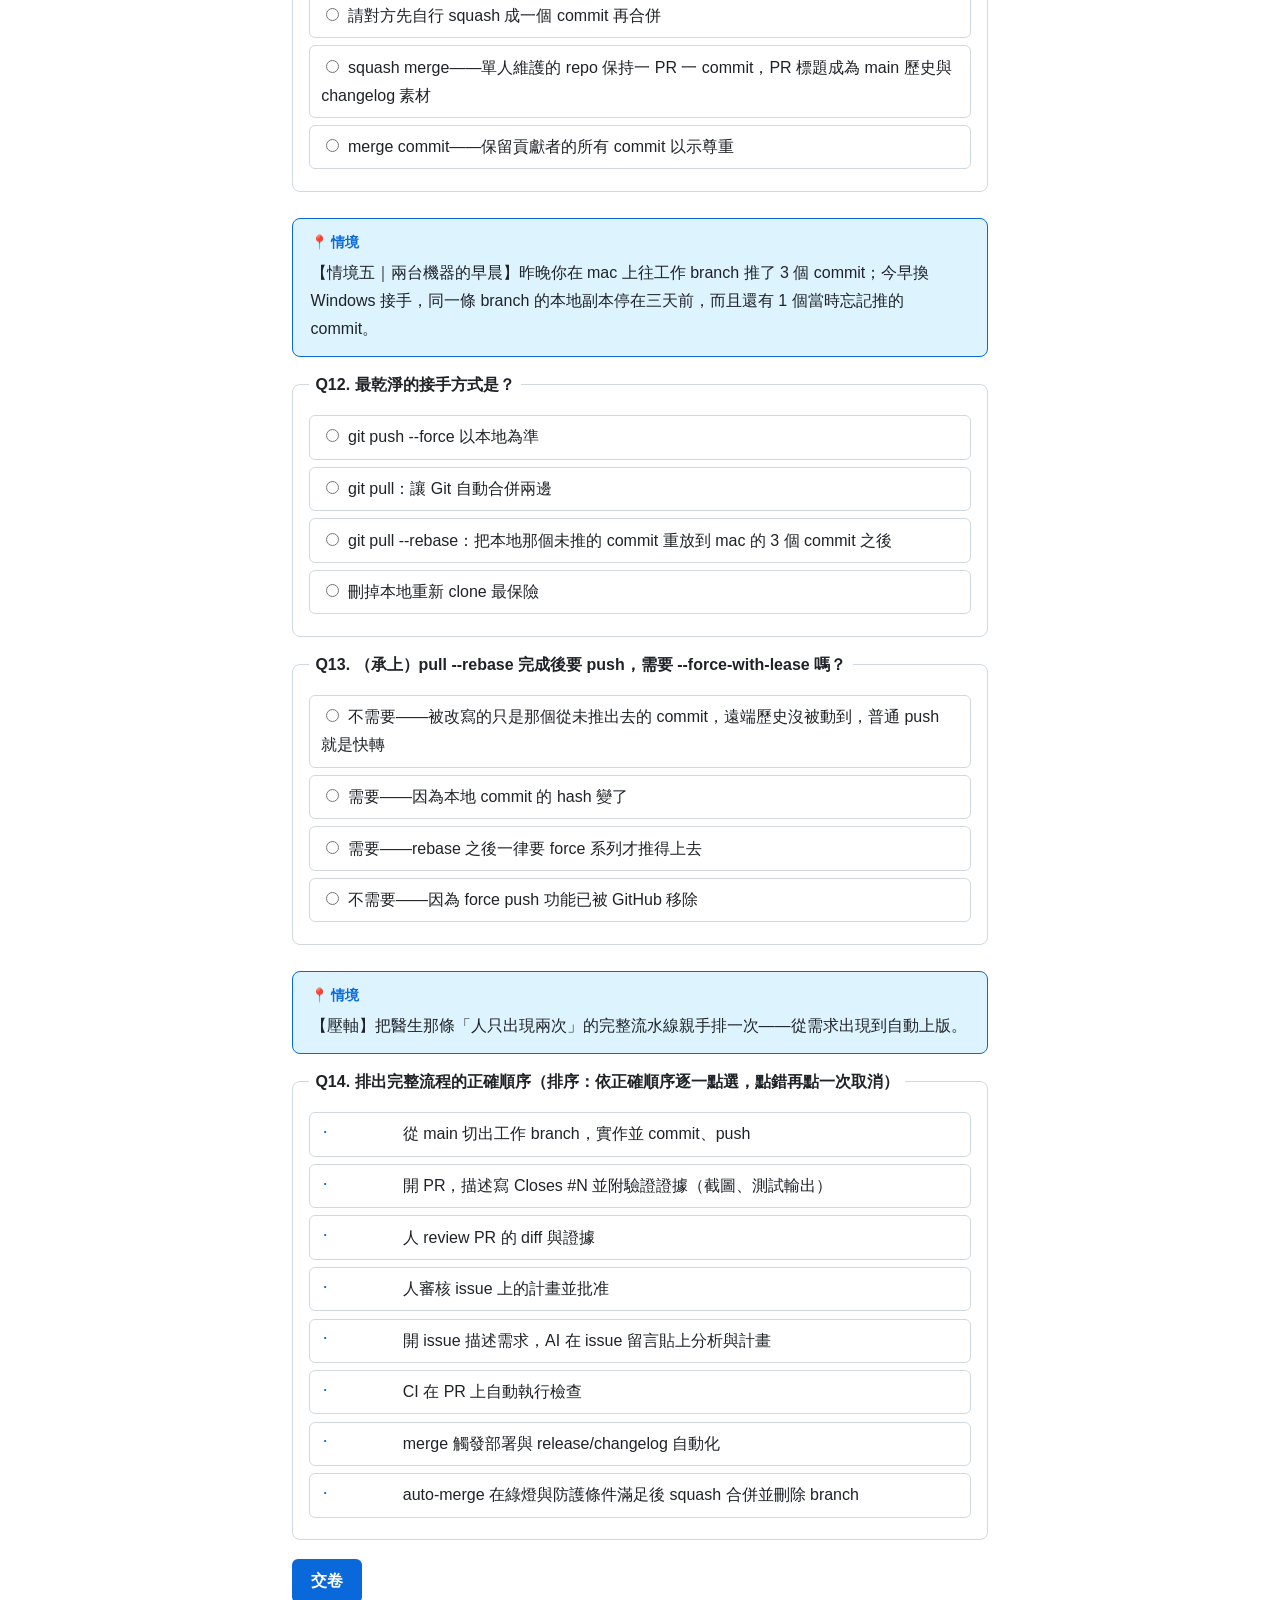
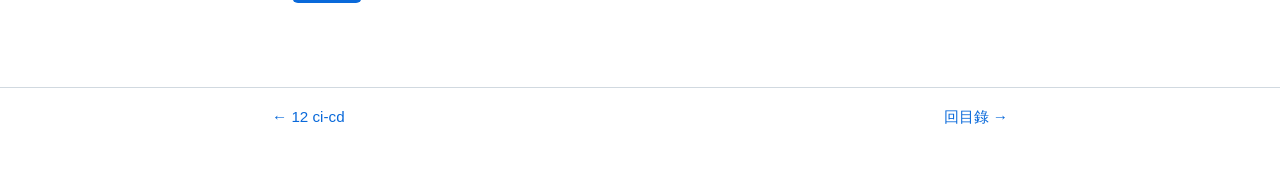
<file: units/13-capstone.html>
<!doctype html>
<html lang="zh-Hant">
<head>
<meta charset="utf-8">
<meta name="viewport" content="width=device-width, initial-scale=1">
<title>13 capstone — GitHub Workflow 課程</title>
<link rel="icon" type="image/svg+xml" href="../assets/favicon.svg">
<link rel="stylesheet" href="../assets/style.css">
</head>
<body>
<header class="site-header">
  <nav><a href="../index.html">← 課程首頁</a><span>綜合演練 · 單元 13</span></nav>
</header>
<main>
<h1><code>capstone</code></h1>
<p class="unit-tagline">1–3 章驗收：五個實戰情境、14 題。不考名詞，只考判斷——該用誰？順序為？哪裡會炸？</p>

<section class="stat">
  <span class="stat-title">🎯 規則</span>
  <ul style="margin:.3rem 0; padding-left:1.3rem">
    <li>題型混合：單選、複選、<strong>排序</strong>（依正確順序逐一點選）、<strong>配對</strong>（每列下拉選單）。全程點選，不用打字。</li>
    <li>情境刻意跨單元組合，選項裡埋了「聽起來對但推理錯」的陷阱——比單元測驗難是故意的。</li>
    <li>80% 通過（12/14）。答錯就讀解析，每個解析都標了對應的觀念出處。</li>
    <li>通過後：第 4 章籌備中，會依你的作答弱點與回饋決定內容。</li>
  </ul>
</section>

<h2>開始</h2>
<div id="quiz"></div>
</main>
<footer class="unit-nav"><div class="inner">
  <a href="12-ci-cd.html">← 12 ci-cd</a>
  <a href="../index.html">回目錄 →</a>
</div></footer>
<script type="application/json" id="quiz-data">
{
  "unit": "13-capstone",
  "questions": [
    {
      "scenario": "【情境一｜週五下午的 hotfix】你是單人開發者。工作 branch 27-report-v2 上還有一堆未 commit 的半成品；此時線上網站（GitHub Pages，push main 自動部署）壞了——首頁完全打不開，你要在最短時間內修復上線。",
      "q": "排出最穩的 hotfix 流程",
      "type": "order",
      "options": [
        {"t": "git stash push -u（或先 commit 到 27-report-v2）安置未完成的變更", "why": "第一步永遠是安置半成品：未 commit 的變更會跟著你切 branch（或直接擋住切換）；-u 連未追蹤的新檔案一起收。"},
        {"t": "git switch main 並 git pull 取得最新的 main", "why": "hotfix 必須建立在「線上正在跑的版本」之上——那就是最新的 main（第 1 課：main 永遠可部署）。"},
        {"t": "git switch -c hotfix-homepage 切出修復 branch", "why": "從 main 切新 branch，修復才能獨立於半成品、單獨合併（第 1、3 課）。"},
        {"t": "修復、commit、push，開 PR 並在描述寫 Closes #N", "why": "PR 是審核與 CI 的載體；Closes #N 讓合併時自動關掉回報的 issue（第 2 課）。"},
        {"t": "等 CI 轉綠後 squash merge 並刪除 branch", "why": "CI 綠是「main 仍可部署」的機器保證；squash 維持一 PR 一 commit（第 4、12 課）。"},
        {"t": "確認自動部署完成、網站恢復", "why": "merge 產生的 push 觸發 deploy workflow；最後一步永遠是驗證結果而不是假設成功（第 12 課）。"}
      ]
    },
    {
      "q": "（承上）為什麼不乾脆在 27-report-v2 上順手把首頁修好一起推？",
      "type": "single",
      "options": [
        {"t": "PR 是 branch 對 branch 的關係——在那條 branch 修，hotfix 會和半成品混進同一個 PR，無法單獨合併部署", "correct": true, "why": "正解。第 3 課：開著的 PR 吸收該 branch 的所有 push；急救變更被半成品綁架，就只能等半成品完工或手動拆解。"},
        {"t": "因為 rebase 金律禁止在共享 branch 上工作", "correct": false, "why": "rebase 金律管的是「別改寫別人已拿到的歷史」，與在哪條 branch 修 bug 無關。"},
        {"t": "因為 CI 不會在 feature branch 的 PR 上執行", "correct": false, "why": "CI 掛 pull_request 事件，任何 branch 開 PR 都會跑。"},
        {"t": "因為 GitHub 規定 hotfix 必須用名為 hotfix/ 開頭的 branch", "correct": false, "why": "GitHub 對 branch 命名沒有任何規定，命名慣例是人為約定。"}
      ]
    },
    {
      "q": "（承上）你親手按下 squash merge。部署會自動發生嗎？",
      "type": "single",
      "options": [
        {"t": "會——人（或 gh CLI）合併產生的 push 是正常事件，會觸發掛在 push: main 上的 deploy workflow", "correct": true, "why": "正解。第 10 課的抑制機制只針對「workflow 內用 GITHUB_TOKEN 做的 push/merge」；人的操作是正常事件。分清這條邊界才算真懂。"},
        {"t": "不會——所有 merge 產生的 push 都被 GitHub 抑制，要手動 dispatch", "correct": false, "why": "抑制只發生在 GITHUB_TOKEN 產生的事件（防 workflow 無限迴圈）；把它記成「所有 merge」就會白做一堆手動接力。"},
        {"t": "不會——squash 產生的是新 commit，不算 push 事件", "correct": false, "why": "squash 合併對 main 而言就是一次 push，事件照發。"},
        {"t": "會，但要等下一個排程週期", "correct": false, "why": "push 觸發是即時的，schedule 是另一種獨立的觸發方式。"}
      ]
    },
    {
      "scenario": "【情境二｜無人值守的每日出刊】你仿醫生的 CCChange 建每日自動出刊：排程讓 AI 每天開一個內容 PR，CI 綠後由 workflow 自動 squash merge，merge 後自動部署。上線前你逐項檢查防護設計。",
      "q": "把每道防護配對到它防的事故",
      "type": "match",
      "pairs": [
        {"left": "拒絕來自 fork 的 PR", "right": "陌生人的程式碼進入有寫入權的自動流程", "why": "fork PR 等於外部程式碼；自動合併它形同把 repo 交出去（第 8、11 課）。"},
        {"left": "要求 PR 必須掛特定 label", "right": "未經授權的 PR 被自動合併", "why": "label 是人為的「准許自動化處理」開關，沒掛的一律留給人審（第 8 課）。"},
        {"left": "限制改動只能落在內容目錄", "right": "PR 改掉檢查它自己的 workflow 規則", "why": "能動 CI/workflow 的 PR 若被自動合併，整套防護可被繞過（第 8 課）。"},
        {"left": "合併前重新讀取 check 狀態", "right": "依過期快照放行已轉紅的 PR", "why": "事件 payload 是快照；事件與合併之間別的檢查可能已轉紅（第 8 課）。"}
      ],
      "decoys": ["YAML 縮排寫錯導致 workflow 失效", "Actions 免費額度被吃光"]
    },
    {
      "q": "（承上）試營運第一天：PR 被自動合併成功，但網站停在舊版。最可能的原因與解法是？",
      "type": "single",
      "options": [
        {"t": "workflow 用 GITHUB_TOKEN 合併產生的 push 被抑制、不觸發 deploy——在 auto-merge 最後用 gh workflow run 顯式接力", "correct": true, "why": "正解。第 10 課：GITHUB_TOKEN 的事件被抑制防迴圈，workflow_dispatch 是文件明載的例外；接力需要 deploy 有 workflow_dispatch 觸發、本 workflow 有 actions: write。"},
        {"t": "GitHub Pages 有 24 小時快取，明天就好了", "correct": false, "why": "Pages 部署完成即生效，沒有一天等級的快取。"},
        {"t": "squash merge 不會產生部署所需的 artifact", "correct": false, "why": "artifact 是 deploy workflow 自己建置的，與合併方式無關。"},
        {"t": "自動合併的 PR 必須先發 release 才會部署", "correct": false, "why": "部署掛在 push: main 上，與 release 是兩條獨立的線。"}
      ]
    },
    {
      "q": "（承上）出刊排程要在台北時間每天 07:00 執行，cron 該寫？",
      "type": "single",
      "options": [
        {"t": "0 23 * * *", "correct": true, "why": "正解。cron 用 UTC；台北（UTC+8）07:00 = 前一天 23:00 UTC（第 10 課）。另外記得 schedule 不保證準點。"},
        {"t": "0 7 * * *", "correct": false, "why": "這是 UTC 07:00 = 台北 15:00——忘記換時區是 schedule 的第一坑。"},
        {"t": "0 15 * * *", "correct": false, "why": "UTC 15:00 = 台北 23:00，方向減反了。"},
        {"t": "0 23 * * * Asia/Taipei", "correct": false, "why": "GitHub 的 schedule 沒有時區欄位，只認 UTC；這行整個是非法格式。"}
      ]
    },
    {
      "q": "（承上）這條無人值守流水線上線前，哪些準備是必要的？",
      "type": "multi",
      "options": [
        {"t": "每個 workflow 都設 timeout-minutes", "correct": true, "why": "正解。無人值守＝卡死也沒人發現；不設保險絲，一個 hang 住的 job 能跑滿 6 小時吃額度（第 9 課）。"},
        {"t": "每個 workflow 明寫最小 permissions", "correct": true, "why": "正解。自動流程的 token 權限越大，被利用時的傷害越大（第 11 課）。"},
        {"t": "作者、fork 與否、改動路徑一律用 GitHub API 查證，不採信 PR 自己提供的內容", "correct": true, "why": "正解。無人值守系統的判斷依據必須是平台事實，不能是被審查對象的自我聲明（第 8 課）。"},
        {"t": "把個人 PAT 放進 workflow，讓自動化不受 GITHUB_TOKEN 的限制", "correct": false, "why": "PAT 繞過抑制的同時也繞過了迴圈保護，且長效寬範圍憑證洩漏傷害大——能用 dispatch 接力就不用 PAT（第 10、11 課）。"}
      ]
    },
    {
      "scenario": "【情境三｜第一次正式發版】課程網站要發第一個正式版。你打了 tag v1.0.0 準備發 release，然後遇到一連串狀況。",
      "q": "把每個狀況配對到正確處置",
      "type": "match",
      "pairs": [
        {"left": "發現 v1.0.0 打錯 commit（已推上遠端）", "right": "保留原 tag，在正確 commit 上發 v1.0.1", "why": "已發布的 tag 不移動——別人可能已拿到，且 Git 不會自動更新對方手上的 tag（第 6 課）。"},
        {"left": "--generate-notes 產出一片 update、fix stuff", "right": "改善 PR 標題品質", "why": "自動 notes 的素材就是兩個 release 之間的 PR 標題——垃圾進垃圾出（第 7 課）。"},
        {"left": "想附上 200MB 的教學影片", "right": "上傳到 release assets", "why": "大檔 commit 進 repo 會永久肥大歷史（且單檔 >100MB 直接被拒收）；assets 掛在發布層（第 7 課）。"},
        {"left": "想先自己確認內容再公開", "right": "用 --draft 建草稿", "why": "draft 只有自己看得到；發布即通知 watcher，覆水難收（第 7 課）。"},
        {"left": "想發 Beta 測試版且不搶走 Latest 標記", "right": "用 --prerelease 標記", "why": "prerelease 不會成為 Latest，但注意它只是溝通標籤、不是存取控制（第 7 課）。"}
      ],
      "decoys": ["把影片 commit 進 repo 方便管理", "刪掉遠端 tag 重打同名 tag"]
    },
    {
      "q": "（承上）目前版本 v1.4.2。把每個變更配對到下一版的版號",
      "type": "match",
      "pairs": [
        {"left": "修了一個 bug，對外行為契約不變", "right": "v1.4.3", "why": "PATCH +1（第 6 課）。"},
        {"left": "新增指令列參數，舊用法全部照舊", "right": "v1.5.0", "why": "向下相容的新功能：MINOR +1、PATCH 歸零。"},
        {"left": "設定檔格式改了，舊設定檔要手動轉換", "right": "v2.0.0", "why": "使用者必須動手才能升級＝不相容＝MAJOR +1。"},
        {"left": "純內部重構，外部行為完全不變", "right": "不需要單獨發版", "why": "外部契約沒變就不構成發版事件；隨下一次 PATCH/MINOR 一起出即可。"}
      ]
    },
    {
      "scenario": "【情境四｜陌生人的 PR】課程 repo 公開後，陌生帳號開了 PR A：「幫你優化 CI」，改動 .github/workflows/deploy.yml；另一位熱心人開了 PR B，修正內容裡的幾個錯字。",
      "q": "關於 PR A（改 workflow 檔的那個），哪些敘述正確？",
      "type": "multi",
      "options": [
        {"t": "它的 pull_request CI run 拿不到 secrets，GITHUB_TOKEN 也是唯讀", "correct": true, "why": "正解。fork PR 的預設防護：陌生程式碼在無鑰匙的沙箱裡跑（第 11 課）。"},
        {"t": "就算 CI 全綠也必須人工細審——它改的是自動化規則本身", "correct": true, "why": "正解。CI 只驗證「現有檢查通過」；這個 PR 動的正是檢查規則，機器綠燈保證不了它的意圖（第 8 課的路徑防護就是防這類變更被自動放行）。"},
        {"t": "想「用完整權限測測看」而改用 pull_request_target 跑它，是教科書級漏洞", "correct": true, "why": "正解。pull_request_target 有 secrets 與寫入權，在其中執行 PR 的程式碼就是 pwn request（第 11 課）。"},
        {"t": "CI 綠了就可以直接合併，機器已經驗證過了", "correct": false, "why": "對一般內容變更都不成立（CI 信心上限＝測試信心上限），對 workflow 變更更是危險。"}
      ]
    },
    {
      "q": "（承上）PR B（錯字修正）看過沒問題，用哪種方式合併最合適？",
      "type": "single",
      "options": [
        {"t": "squash merge——單人維護的 repo 保持一 PR 一 commit，PR 標題成為 main 歷史與 changelog 素材", "correct": true, "why": "正解。第 4 課：這正是 repo 設定「只允許 squash」的理由；順手把 PR 標題改成有意義的一行更好。"},
        {"t": "merge commit——保留貢獻者的所有 commit 以示尊重", "correct": false, "why": "尊重貢獻靠的是掛名（squash commit 會保留作者署名），不是把 fix typo x3 留進歷史。"},
        {"t": "rebase merge——最快最省事", "correct": false, "why": "速度三者相同；rebase merge 會把零碎 commit 逐一搬進 main，正是想避免的。"},
        {"t": "請對方先自行 squash 成一個 commit 再合併", "correct": false, "why": "GitHub 的 squash 按鈕就能做到，把工序推回貢獻者只是增加摩擦。"}
      ]
    },
    {
      "scenario": "【情境五｜兩台機器的早晨】昨晚你在 mac 上往工作 branch 推了 3 個 commit；今早換 Windows 接手，同一條 branch 的本地副本停在三天前，而且還有 1 個當時忘記推的 commit。",
      "q": "最乾淨的接手方式是？",
      "type": "single",
      "options": [
        {"t": "git pull --rebase：把本地那個未推的 commit 重放到 mac 的 3 個 commit 之後", "correct": true, "why": "正解。第 5 課：兩機輪替正是 pull --rebase 的教科書場景，歷史保持一直線、不長雜訊合併 commit。"},
        {"t": "git pull：讓 Git 自動合併兩邊", "correct": false, "why": "可行，但會產生一個「Merge branch …」雜訊 commit——題目問的是最乾淨，這是次佳解。"},
        {"t": "git push --force 以本地為準", "correct": false, "why": "災難選項：會把 mac 昨晚的 3 個 commit 從遠端抹掉。"},
        {"t": "刪掉本地重新 clone 最保險", "correct": false, "why": "那個未推的 commit 會跟著本地副本一起消失。"}
      ]
    },
    {
      "q": "（承上）pull --rebase 完成後要 push，需要 --force-with-lease 嗎？",
      "type": "single",
      "options": [
        {"t": "不需要——被改寫的只是那個從未推出去的 commit，遠端歷史沒被動到，普通 push 就是快轉", "correct": true, "why": "正解。「rebase 後必須 force」是常見誤解；需要 force 的是「改寫了遠端已有的歷史」。這裡重放的 commit 遠端根本沒見過（第 5 課）。"},
        {"t": "需要——rebase 之後一律要 force 系列才推得上去", "correct": false, "why": "只有改寫「遠端已存在的 commit」才需要；pull --rebase 改寫的是本地未推的部分。"},
        {"t": "需要——因為本地 commit 的 hash 變了", "correct": false, "why": "hash 變了沒錯，但變的是遠端從未持有的 commit，對遠端而言這就是普通的新 commit。"},
        {"t": "不需要——因為 force push 功能已被 GitHub 移除", "correct": false, "why": "force push 仍然存在（可被 branch protection 禁用），理由完全不對。"}
      ]
    },
    {
      "scenario": "【壓軸】把醫生那條「人只出現兩次」的完整流水線親手排一次——從需求出現到自動上版。",
      "q": "排出完整流程的正確順序",
      "type": "order",
      "options": [
        {"t": "開 issue 描述需求，AI 在 issue 留言貼上分析與計畫", "why": "起點永遠是 issue：待辦、規格與審核點三合一（第 2 課）。"},
        {"t": "人審核 issue 上的計畫並批准", "why": "人的第一次出場：判斷方向。批准留在 issue 上，可追溯（第 2 課）。"},
        {"t": "從 main 切出工作 branch，實作並 commit、push", "why": "批准後才動工；branch 從最新 main 切出（第 1 課）。"},
        {"t": "開 PR，描述寫 Closes #N 並附驗證證據（截圖、測試輸出）", "why": "PR 是審核介面，證據固定在 PR 上；Closes #N 串起 issue（第 2、3 課）。"},
        {"t": "CI 在 PR 上自動執行檢查", "why": "pull_request 觸發，合併前把關（第 10、12 課）。"},
        {"t": "人 review PR 的 diff 與證據", "why": "人的第二次出場：看 diff 有沒有可疑的東西——這是最後一道人工判斷（第 3 課）。"},
        {"t": "auto-merge 在綠燈與防護條件滿足後 squash 合併並刪除 branch", "why": "機器等綠燈、按按鈕、清 branch；防護清單守住無人值守的邊界（第 4、8 課）。"},
        {"t": "merge 觸發部署與 release/changelog 自動化", "why": "循環的最後一步全是機器：CD 送貨、自動上版（第 7、12 課）。"}
      ]
    }
  ]
}
</script>
<script src="../assets/quiz.js"></script>
</body>
</html>
</file>
<file: assets/style.css>
/* GitHub Workflow 課程 — 零依賴樣式表 */

:root {
  --bg: #ffffff;
  --fg: #1f2328;
  --muted: #59636e;
  --border: #d1d9e0;
  --accent: #0969da;
  --accent-bg: #ddf4ff;
  --ok: #1a7f37;
  --ok-bg: #dafbe1;
  --warn: #9a6700;
  --warn-bg: #fff8c5;
  --bad: #d1242f;
  --bad-bg: #ffebe9;
  --code-bg: #f6f8fa;
  --stat-bg: #f6f8fa;
}

@media (prefers-color-scheme: dark) {
  :root {
    --bg: #0d1117;
    --fg: #f0f6fc;
    --muted: #9198a1;
    --border: #3d444d;
    --accent: #4493f8;
    --accent-bg: #121d2f;
    --ok: #3fb950;
    --ok-bg: #12261e;
    --warn: #d29922;
    --warn-bg: #272115;
    --bad: #f85149;
    --bad-bg: #25171c;
    --code-bg: #151b23;
    --stat-bg: #151b23;
  }
}

* { box-sizing: border-box; }

body {
  margin: 0;
  background: var(--bg);
  color: var(--fg);
  font-family: -apple-system, "Segoe UI", "Noto Sans TC", "Microsoft JhengHei", Roboto, sans-serif;
  line-height: 1.75;
  font-size: 16px;
}

main {
  max-width: 46rem;
  margin: 0 auto;
  padding: 1rem 1.25rem 4rem;
}

h1 { font-size: 1.7rem; line-height: 1.3; margin: 1.2rem 0 .4rem; }
h2 { font-size: 1.25rem; margin: 2.2rem 0 .6rem; padding-bottom: .3rem; border-bottom: 1px solid var(--border); }
h3 { font-size: 1.05rem; margin: 1.6rem 0 .4rem; }

a { color: var(--accent); text-decoration: none; }
a:hover { text-decoration: underline; }

code {
  font-family: ui-monospace, "Cascadia Code", Consolas, monospace;
  font-size: .9em;
  background: var(--code-bg);
  border: 1px solid var(--border);
  border-radius: 5px;
  padding: .1em .35em;
}

pre {
  background: var(--code-bg);
  border: 1px solid var(--border);
  border-radius: 8px;
  padding: .9rem 1rem;
  overflow-x: auto;
  line-height: 1.55;
}
pre code { background: none; border: none; padding: 0; font-size: .85rem; }

table { border-collapse: collapse; width: 100%; margin: 1rem 0; font-size: .92rem; }
th, td { border: 1px solid var(--border); padding: .45rem .7rem; text-align: left; vertical-align: top; }
th { background: var(--code-bg); }

.site-header {
  border-bottom: 1px solid var(--border);
  padding: .6rem 1.25rem;
  display: flex;
  justify-content: center;
}
.site-header nav {
  max-width: 46rem;
  width: 100%;
  display: flex;
  justify-content: space-between;
  align-items: center;
  font-size: .9rem;
  color: var(--muted);
}

.unit-tagline { color: var(--muted); margin-top: 0; font-size: 1.02rem; }

/* callout 區塊 */
.stat, .tip, .warn, .takeaways {
  border: 1px solid var(--border);
  border-radius: 8px;
  padding: .8rem 1.1rem;
  margin: 1.2rem 0;
}
.stat { background: var(--stat-bg); }
.stat .stat-title, .tip .tip-title, .warn .warn-title {
  font-weight: 700;
  font-size: .85rem;
  letter-spacing: .03em;
  display: block;
  margin-bottom: .3rem;
}
.stat .stat-title { color: var(--muted); }
.tip { background: var(--accent-bg); border-color: var(--accent); }
.tip .tip-title { color: var(--accent); }
.warn { background: var(--warn-bg); border-color: var(--warn); }
.warn .warn-title { color: var(--warn); }
.takeaways { background: var(--ok-bg); border-color: var(--ok); }
.takeaways h2 { border: none; margin: 0 0 .4rem; padding: 0; font-size: 1.1rem; color: var(--ok); }
.takeaways ul { margin: 0; padding-left: 1.3rem; }
.takeaways li { margin: .35rem 0; }

/* 首頁課程列表 */
.chapter { margin: 1.6rem 0; }
.unit-list { list-style: none; padding: 0; margin: .5rem 0; }
.unit-list li {
  border: 1px solid var(--border);
  border-radius: 8px;
  margin: .5rem 0;
  transition: border-color .15s;
}
.unit-list li:hover { border-color: var(--accent); }
.unit-list a {
  display: flex;
  align-items: baseline;
  gap: .7rem;
  padding: .6rem .9rem;
  color: var(--fg);
}
.unit-list a:hover { text-decoration: none; }
.unit-num { color: var(--muted); font-size: .85rem; font-family: ui-monospace, Consolas, monospace; }
.unit-word { font-family: ui-monospace, Consolas, monospace; font-weight: 700; color: var(--accent); }
.unit-desc { color: var(--muted); font-size: .88rem; flex: 1; }
.unit-badge {
  font-size: .78rem;
  white-space: nowrap;
  padding: .1rem .5rem;
  border-radius: 999px;
  border: 1px solid var(--border);
  color: var(--muted);
}
.unit-badge.pass { background: var(--ok-bg); border-color: var(--ok); color: var(--ok); }
.unit-badge.tried { background: var(--warn-bg); border-color: var(--warn); color: var(--warn); }

.progress-summary {
  border: 1px solid var(--border);
  border-radius: 8px;
  padding: .7rem 1.1rem;
  margin: 1.2rem 0;
  background: var(--stat-bg);
  font-size: .95rem;
}

/* 進度同步列 */
.sync { display: flex; gap: .7rem; align-items: center; flex-wrap: wrap; margin: .8rem 0 1.2rem; }
.btn {
  font: inherit;
  font-size: .92rem;
  font-weight: 700;
  color: #fff;
  background: var(--accent);
  border: none;
  border-radius: 6px;
  padding: .45rem 1rem;
  cursor: pointer;
  text-decoration: none;
  display: inline-block;
}
.btn:hover { text-decoration: none; opacity: .92; }
.btn.secondary { background: var(--ok); }
.sync-note { font-size: .82rem; color: var(--muted); }

/* 使用統計長條 */
.freq { margin: .8rem 0; }
.freq-row { display: flex; align-items: center; gap: .6rem; margin: .25rem 0; font-size: .85rem; }
.freq-row code { min-width: 9.5rem; text-align: right; }
.freq-bar { height: .75rem; background: var(--accent); border-radius: 3px; min-width: 2px; }
.freq-row .n { color: var(--muted); font-size: .8rem; }

/* 測驗 */
.quiz-q {
  border: 1px solid var(--border);
  border-radius: 8px;
  margin: 1rem 0;
  padding: .7rem 1rem .9rem;
}
.quiz-q legend { font-weight: 700; padding: 0 .4rem; line-height: 1.5; }
.quiz-opt {
  display: block;
  border: 1px solid var(--border);
  border-radius: 6px;
  padding: .45rem .7rem;
  margin: .45rem 0;
  cursor: pointer;
}
.quiz-opt:hover { border-color: var(--accent); }
.quiz-opt input { margin-right: .55rem; }
.quiz-why {
  font-size: .86rem;
  color: var(--muted);
  border-top: 1px dashed var(--border);
  margin-top: .4rem;
  padding-top: .35rem;
}
.graded .quiz-opt { cursor: default; }
.graded .quiz-opt.is-correct,
.graded .order-item.is-correct,
.graded .match-row.is-correct { border-color: var(--ok); background: var(--ok-bg); }
.graded .quiz-opt.is-wrong-pick,
.graded .order-item.is-wrong-pick,
.graded .match-row.is-wrong-pick { border-color: var(--bad); background: var(--bad-bg); }

/* 情境框 */
.scenario {
  border: 1px solid var(--accent);
  background: var(--accent-bg);
  border-radius: 8px;
  padding: .8rem 1.1rem;
  margin: 1.6rem 0 .6rem;
}
.scenario-title {
  display: block;
  font-weight: 700;
  font-size: .85rem;
  color: var(--accent);
  margin-bottom: .25rem;
}

/* 排序題 */
.order-item {
  display: flex;
  align-items: flex-start;
  gap: .6rem;
  border: 1px solid var(--border);
  border-radius: 6px;
  padding: .45rem .7rem;
  margin: .45rem 0;
  cursor: pointer;
  user-select: none;
  flex-wrap: wrap;
}
.order-item:hover { border-color: var(--accent); }
.order-item.picked { border-color: var(--accent); background: var(--accent-bg); }
.order-num {
  min-width: 4.5rem;
  font-family: ui-monospace, Consolas, monospace;
  font-size: .82rem;
  font-weight: 700;
  color: var(--accent);
  flex-shrink: 0;
  padding-top: .1rem;
}
.order-text { flex: 1; min-width: 12rem; }
.order-item .quiz-why { flex-basis: 100%; }
.graded .order-item { cursor: default; }

/* 配對題 */
.match-row {
  border: 1px solid var(--border);
  border-radius: 6px;
  padding: .55rem .7rem;
  margin: .45rem 0;
}
.match-left { font-weight: 600; margin-bottom: .35rem; }
.match-select {
  font: inherit;
  font-size: .92rem;
  width: 100%;
  max-width: 100%;
  padding: .4rem .5rem;
  border: 1px solid var(--border);
  border-radius: 6px;
  background: var(--bg);
  color: var(--fg);
}
.quiz-q .q-verdict { font-size: .9rem; font-weight: 700; margin-top: .3rem; }
.quiz-q .q-verdict.ok { color: var(--ok); }
.quiz-q .q-verdict.bad { color: var(--bad); }

.quiz-actions { margin: 1.2rem 0; display: flex; gap: .8rem; align-items: center; flex-wrap: wrap; }
.quiz-actions button {
  font: inherit;
  font-weight: 700;
  color: #fff;
  background: var(--accent);
  border: none;
  border-radius: 6px;
  padding: .5rem 1.2rem;
  cursor: pointer;
}
.quiz-actions button.secondary { background: var(--muted); }
.quiz-result { font-size: 1.05rem; font-weight: 700; }
.quiz-result.pass { color: var(--ok); }
.quiz-result.fail { color: var(--bad); }
.quiz-best { font-size: .85rem; color: var(--muted); }

.unit-nav {
  border-top: 1px solid var(--border);
  padding: 1rem 1.25rem 2.5rem;
  display: flex;
  justify-content: center;
}
.unit-nav .inner {
  max-width: 46rem;
  width: 100%;
  display: flex;
  justify-content: space-between;
  gap: 1rem;
  font-size: .95rem;
}
</file>
